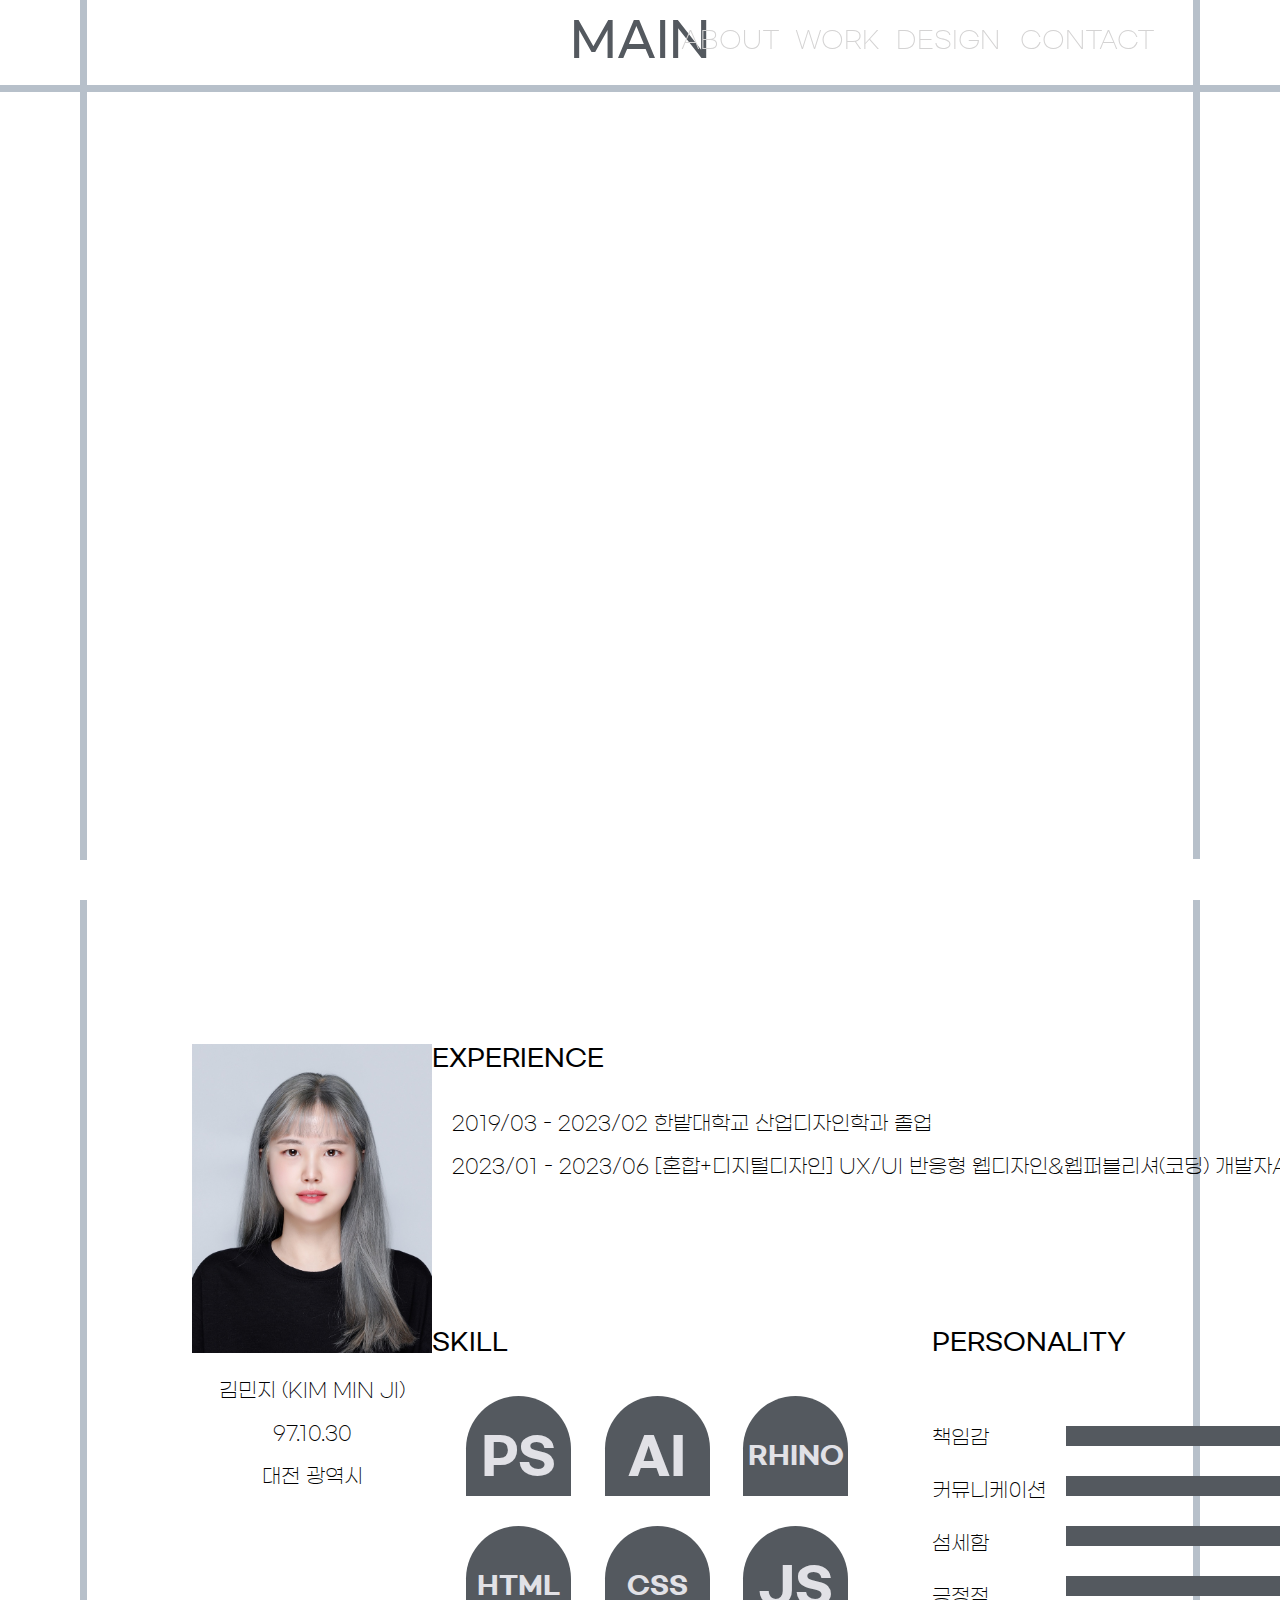
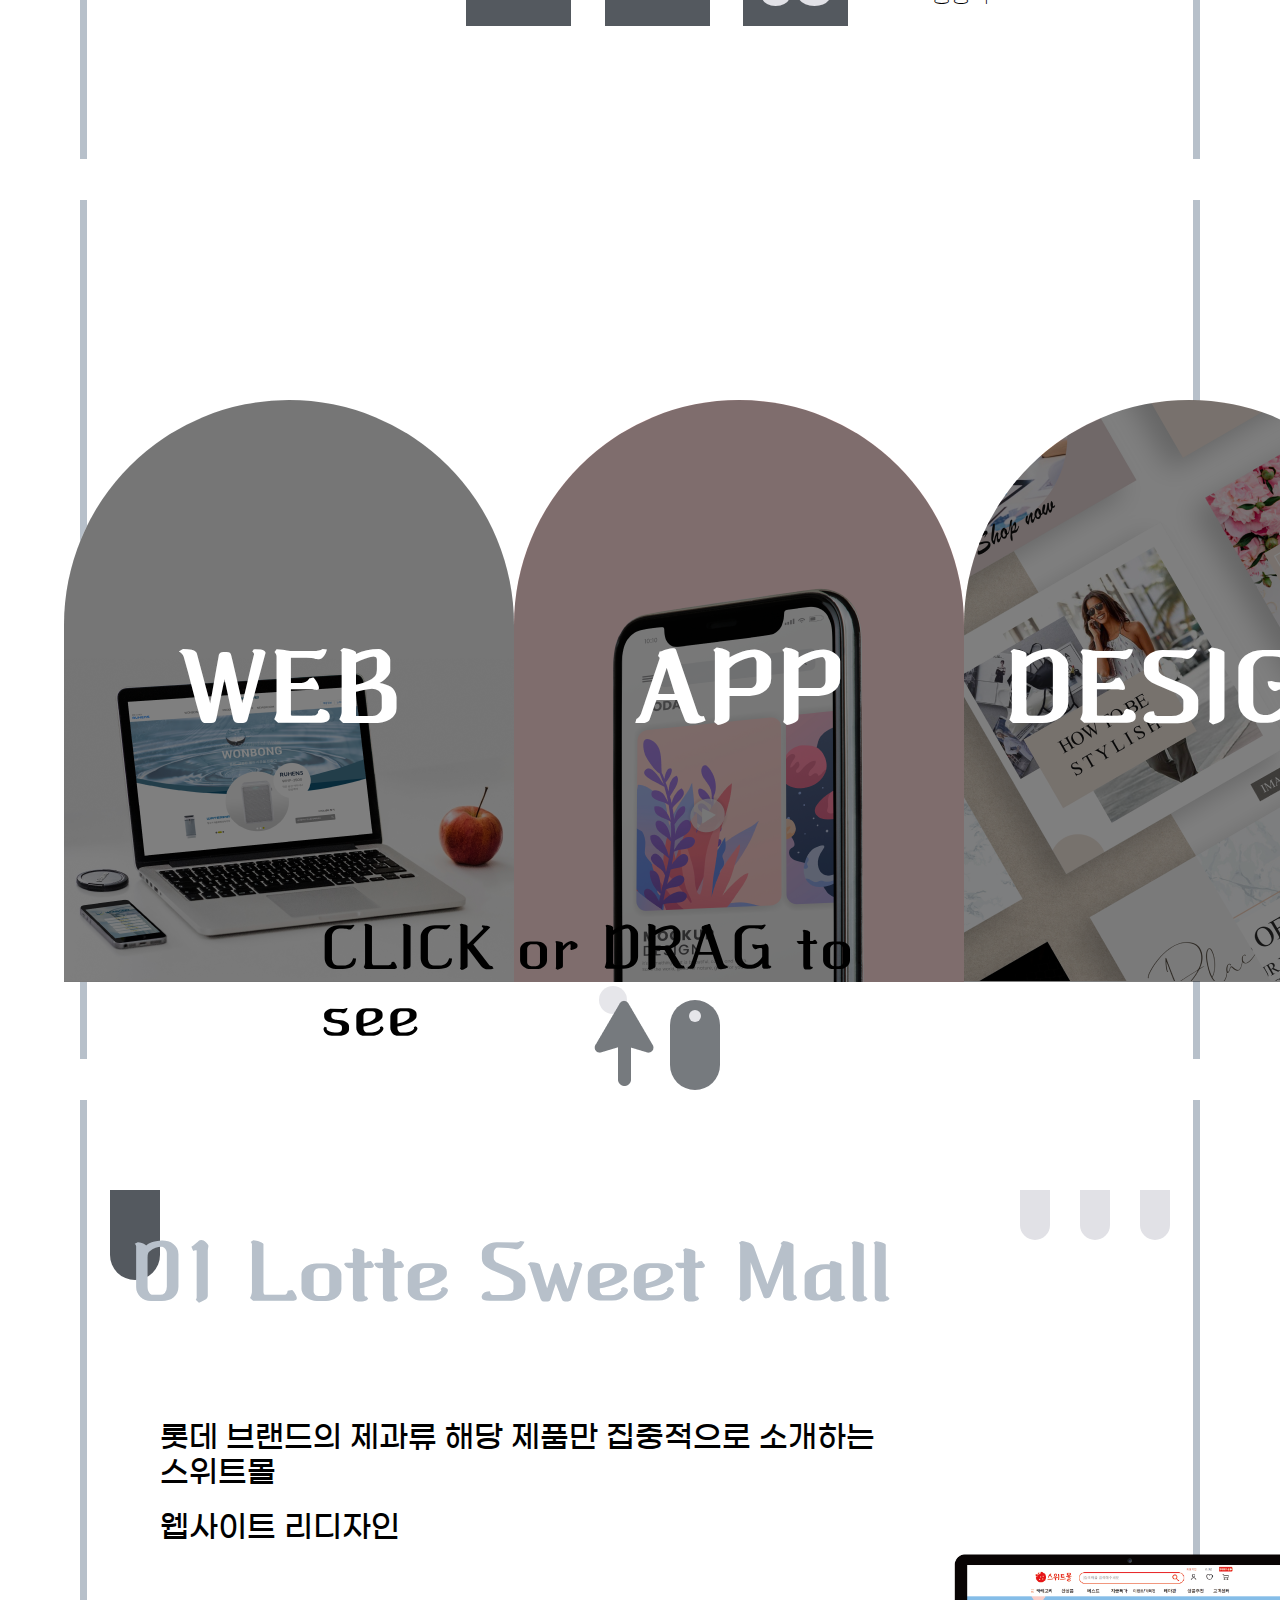
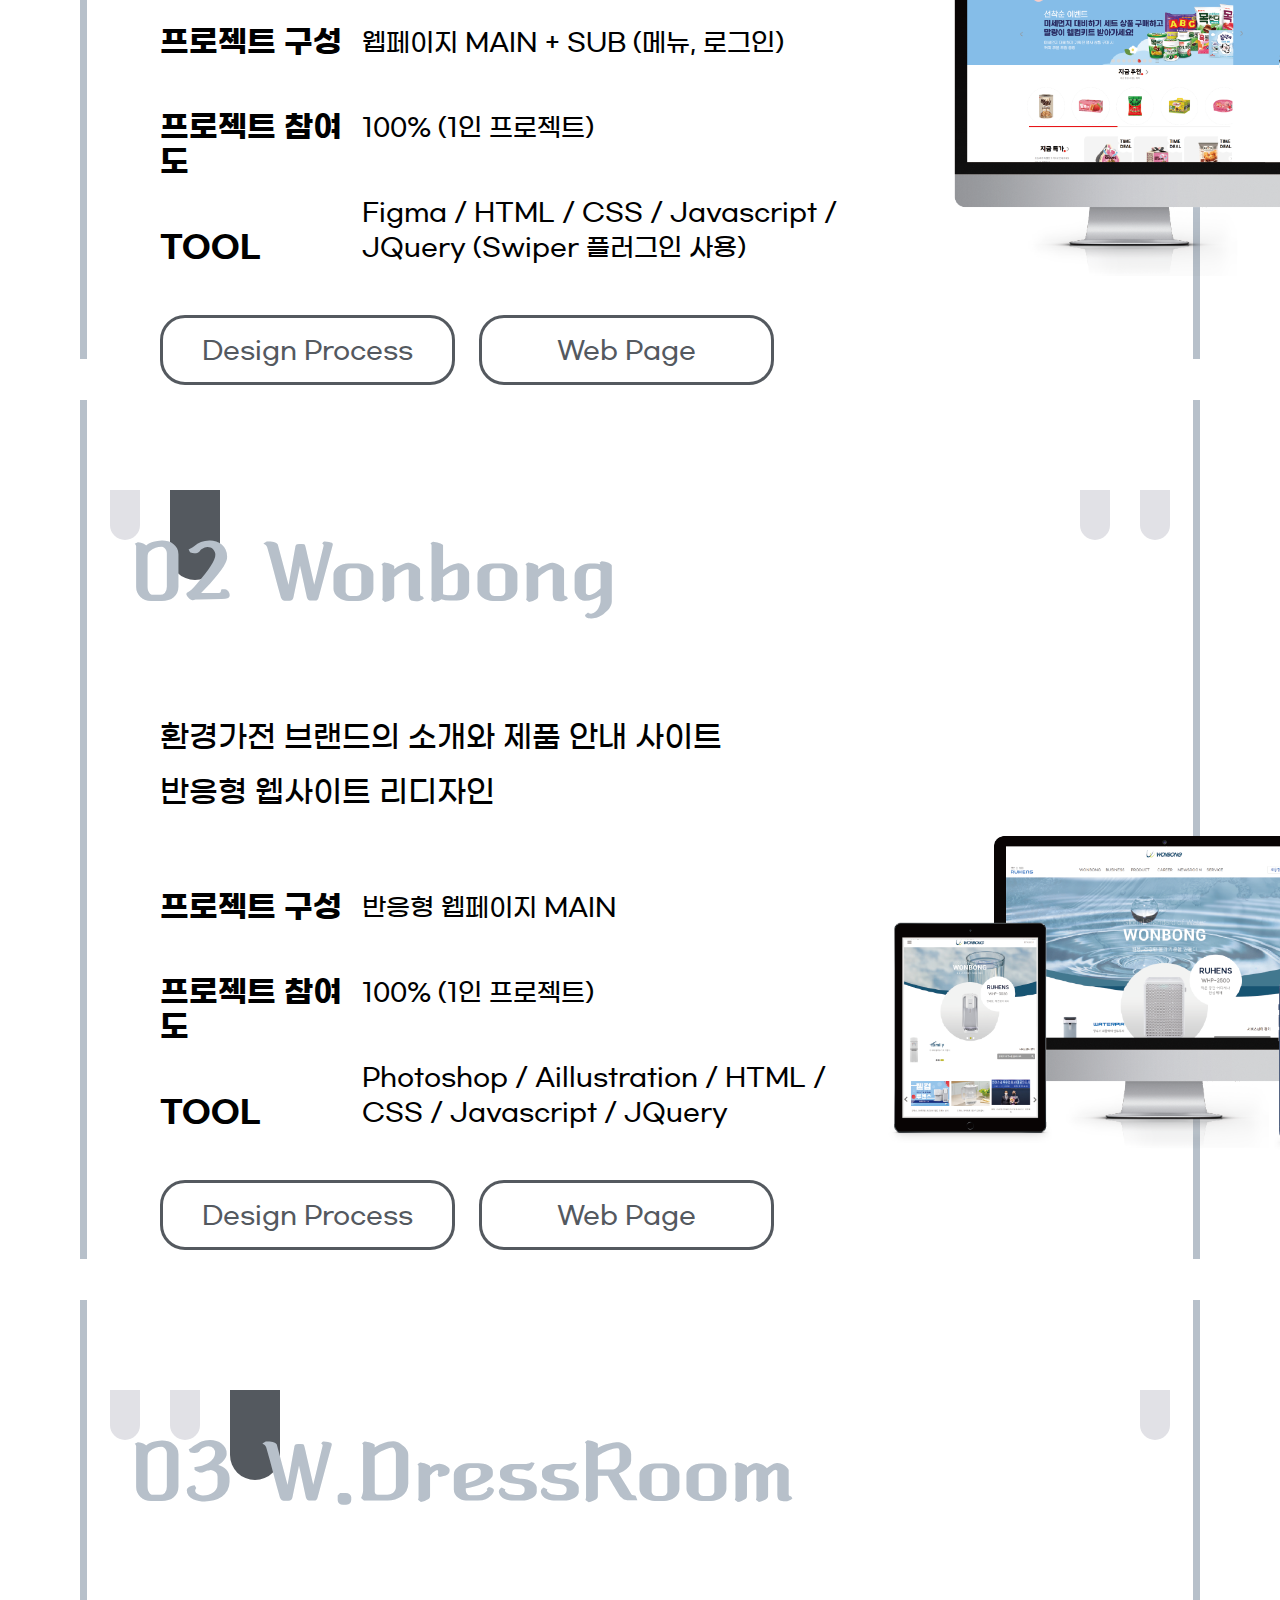
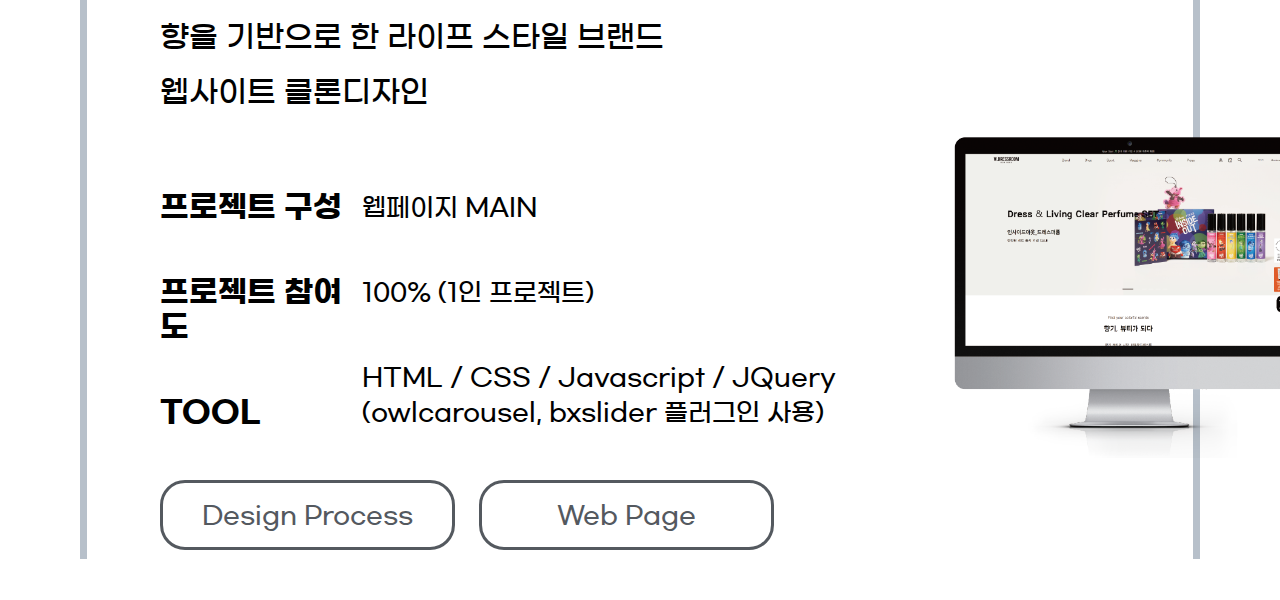
<file: index.html>
<!DOCTYPE html>
<html lang="ko">
  <head>
    <meta charset="UTF-8" />
    <meta http-equiv="X-UA-Compatible" content="IE=edge" />
    <meta name="viewport" content="width=device-width, initial-scale=1.0" />
    <title>Portfolio</title>
    <link rel="stylesheet" href="css/style.css" />
    <script src="js/jquery-3.6.4.min.js"></script>
    <script src="js/jquery-ui.min.js"></script>
    <script src="js/script.js"></script>
  </head>
  <body>
    <header>
      <div class="menu">
        <div><a href="#">MAIN</a></div>
        <div><a href="#">ABOUT</a></div>
        <div><a href="#">WORK</a></div>
        <div><a href="#">DESIGN</a></div>
        <div><a href="#">CONTACT</a></div>
      </div>
    </header>
    <section class="main">
      <div class="lineL"></div>
      <div class="lineR"></div>
      <img src="images/main.png" alt="main" />
      <div class="title">
        <p>MINJI'S</p>
        <p>PORTFOLIO</p>
      </div>
      <div class="text">
        <p>Welcome to my portfolio</p>
        <p>You can see about me and my work & design</p>
      </div>
      <div class="drag">
        <div class="mouse">
          <div class="body"></div>
          <div class="wheel"></div>
        </div>
      </div>
    </section>
    <section class="about">
      <div class="lineL"></div>
      <div class="lineR"></div>
      <div class="box">
        <div class="id">
          <ul>
            <li><img src="images/profile.jpg" alt="profile" /></li>
            <li>김민지 (KIM MIN JI)</li>
            <li>97.10.30</li>
            <li>대전 광역시</li>
          </ul>
        </div>
        <div class="char">
          <div class="exp">
            <p>EXPERIENCE</p>
            <ul>
              <li>2019/03 - 2023/02 한밭대학교 산업디자인학과 졸업</li>
              <li>
                2023/01 - 2023/06 [혼합+디지털디자인] UX/UI 반응형
                웹디자인&웹퍼블리셔(코딩) 개발자A 수료
              </li>
            </ul>
          </div>
          <div class="lic"></div>
          <div class="figure">
            <div class="skill">
              <p>SKILL</p>
              <ul>
                <li>PS</li>
                <li>AI</li>
                <li>RHINO</li>
              </ul>
              <ul>
                <li>HTML</li>
                <li>CSS</li>
                <li>JS</li>
              </ul>
            </div>
            <div class="pers">
              <p>PERSONALITY</p>
              <ul>
                <li>
                  <ul class="text">
                    <li>책임감</li>
                    <li>커뮤니케이션</li>
                    <li>섬세함</li>
                    <li>긍정적</li>
                  </ul>
                </li>
                <li>
                  <ul class="bar">
                    <li></li>
                    <li></li>
                    <li></li>
                    <li></li>
                  </ul>
                </li>
              </ul>
            </div>
          </div>
        </div>
      </div>
    </section>
    <section class="workMenu">
      <div class="lineL"></div>
      <div class="lineR"></div>
      <ul>
        <li>
          <ul class="sub">
            <li>
              <a href="#"><img src="images/web.png" alt="web" /></a>
            </li>
            <li>WEB</li>
          </ul>
        </li>
        <li>
          <ul class="sub">
            <li>
              <a href="#"><img src="images/app.png" alt="app" /></a>
            </li>
            <li>APP</li>
          </ul>
        </li>
        <li>
          <ul class="sub">
            <li>
              <a href="#"><img src="images/design.png" alt="design" /></a>
            </li>
            <li>DESIGN</li>
          </ul>
        </li>
      </ul>
      <p>CLICK or DRAG to see</p>
      <div class="drag">
        <div class="mouse">
          <div class="body"></div>
          <div class="roll"></div>
        </div>
      </div>
      <div class="click">
        <div class="mouse">
          <div class="body"><img src="images/click.png" alt="click" /></div>
          <div class="circle"></div>
        </div>
      </div>
    </section>
    <section class="web work_web1">
      <div class="lineL"></div>
      <div class="lineR"></div>
      <div class="index">
        <div></div>
        <div></div>
        <div></div>
        <div></div>
      </div>
      <p class="title">01 Lotte Sweet Mall</p>
      <div class="info">
        <div class="left">
          <ul class="exp">
            <li>
              롯데 브랜드의 제과류 해당 제품만 집중적으로 소개하는 스위트몰
            </li>
            <li>웹사이트 리디자인</li>
          </ul>
          <div class="content">
            <ul class="title">
              <li>프로젝트 구성</li>
              <li>프로젝트 참여도</li>
              <li>TOOL</li>
            </ul>
            <ul class="sub">
              <li>웹페이지 MAIN + SUB (메뉴, 로그인)</li>
              <li>100% (1인 프로젝트)</li>
              <li>
                <p>
                  Figma / HTML / CSS / Javascript / JQuery (Swiper 플러그인
                  사용)
                </p>
              </li>
            </ul>
          </div>
          <div class="button">
            <button>Design Process</button>
            <button><a href="sweetmall">Web Page</a></button>
          </div>
        </div>
        <img src="images/web1.png" alt="web1" />
      </div>
    </section>
    <section class="web work_web2">
      <div class="lineL"></div>
      <div class="lineR"></div>
      <div class="index">
        <div></div>
        <div></div>
        <div></div>
        <div></div>
      </div>
      <p class="title">02 Wonbong</p>
      <div class="info">
        <div class="left">
          <ul class="exp">
            <li>환경가전 브랜드의 소개와 제품 안내 사이트</li>
            <li>반응형 웹사이트 리디자인</li>
          </ul>
          <div class="content">
            <ul class="title">
              <li>프로젝트 구성</li>
              <li>프로젝트 참여도</li>
              <li>TOOL</li>
            </ul>
            <ul class="sub">
              <li>반응형 웹페이지 MAIN</li>
              <li>100% (1인 프로젝트)</li>
              <li>
                <p>
                  Photoshop / Aillustration / HTML / CSS / Javascript / JQuery
                </p>
              </li>
            </ul>
          </div>
          <div class="button">
            <button>Design Process</button>
            <button><a href="wonbong">Web Page</a></button>
          </div>
        </div>
        <img src="images/web2.png" alt="web2" />
      </div>
    </section>
    <section class="web work_web3">
      <div class="lineL"></div>
      <div class="lineR"></div>
      <div class="index">
        <div></div>
        <div></div>
        <div></div>
        <div></div>
      </div>
      <p class="title">03 W.DressRoom</p>
      <div class="info">
        <div class="left">
          <ul class="exp">
            <li>향을 기반으로 한 라이프 스타일 브랜드</li>
            <li>웹사이트 클론디자인</li>
          </ul>
          <div class="content">
            <ul class="title">
              <li>프로젝트 구성</li>
              <li>프로젝트 참여도</li>
              <li>TOOL</li>
            </ul>
            <ul class="sub">
              <li>웹페이지 MAIN</li>
              <li>100% (1인 프로젝트)</li>
              <li>
                <p>
                  HTML / CSS / Javascript / JQuery (owlcarousel, bxslider
                  플러그인 사용)
                </p>
              </li>
            </ul>
          </div>
          <div class="button">
            <button>Design Process</button>
            <button><a href="wdressroom">Web Page</a></button>
          </div>
        </div>
        <img src="images/web3.png" alt="web3" />
      </div>
    </section>
  </body>
</html>
</file>
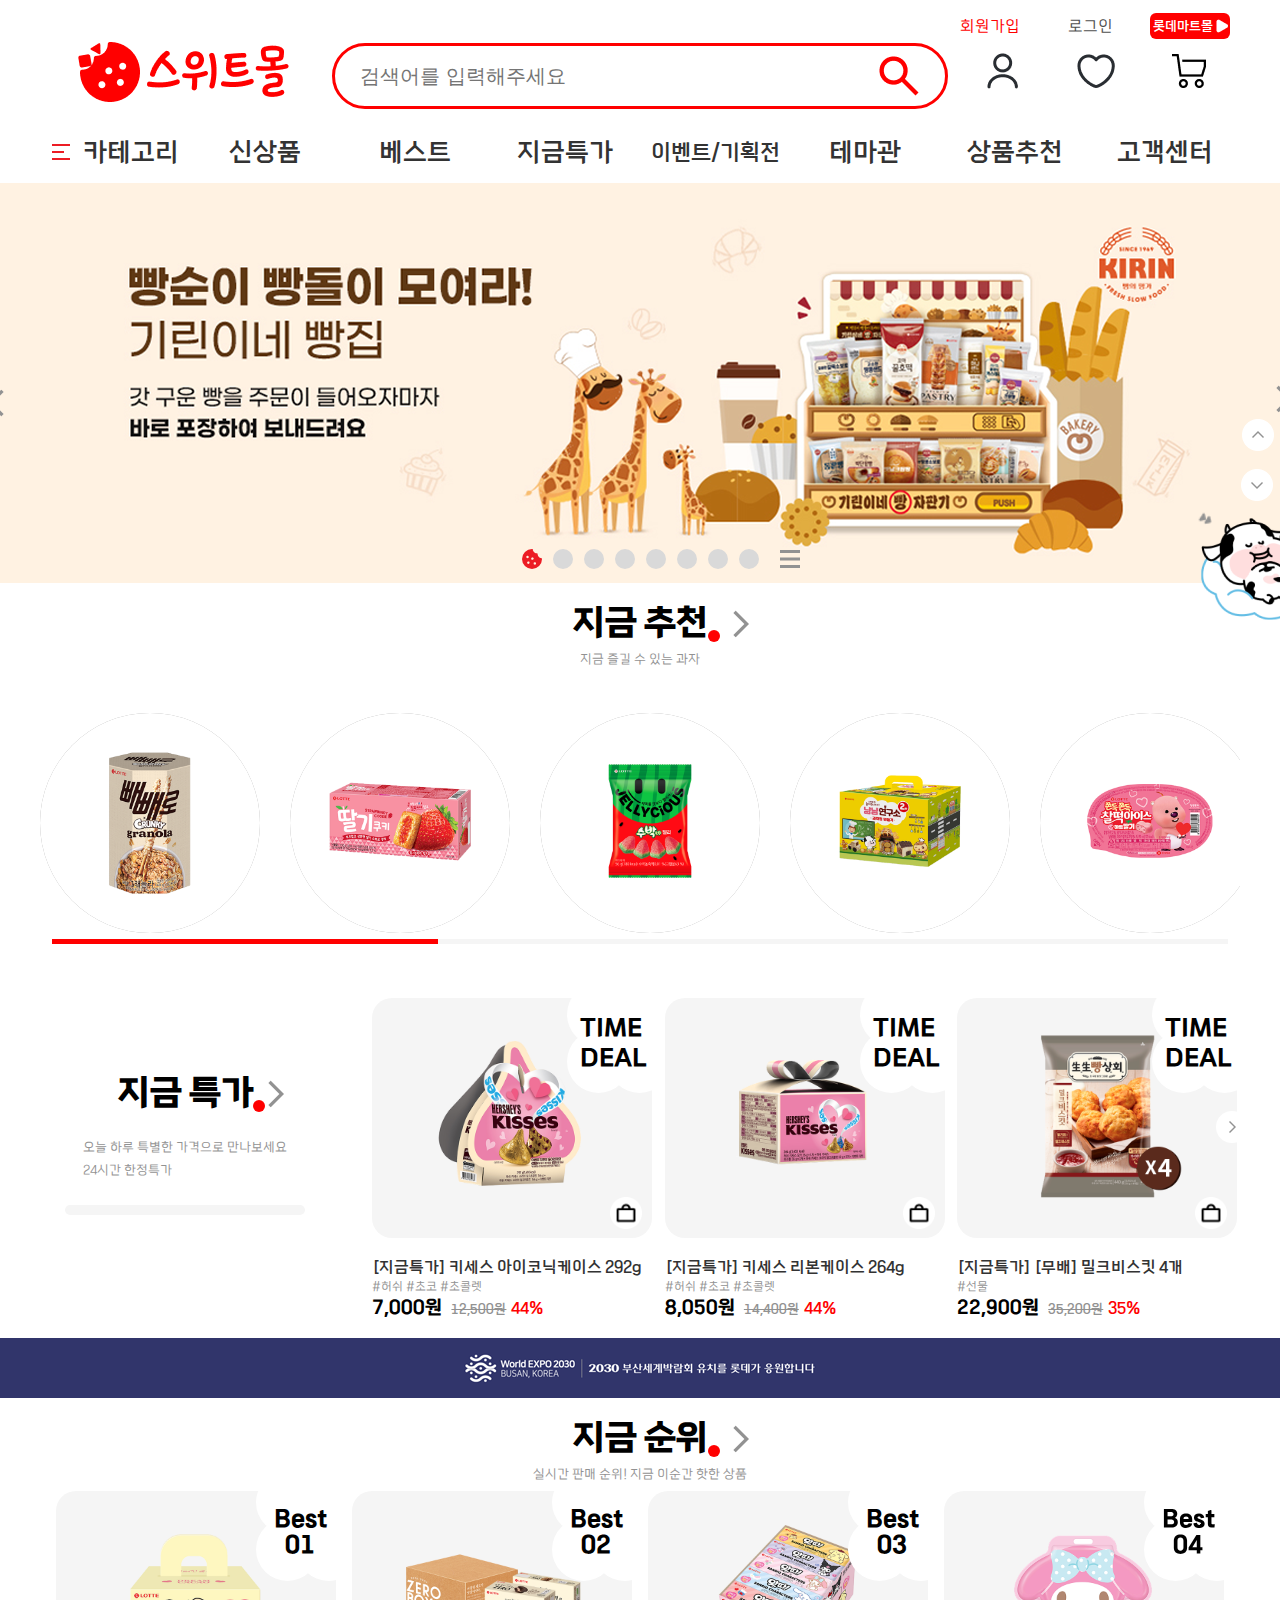
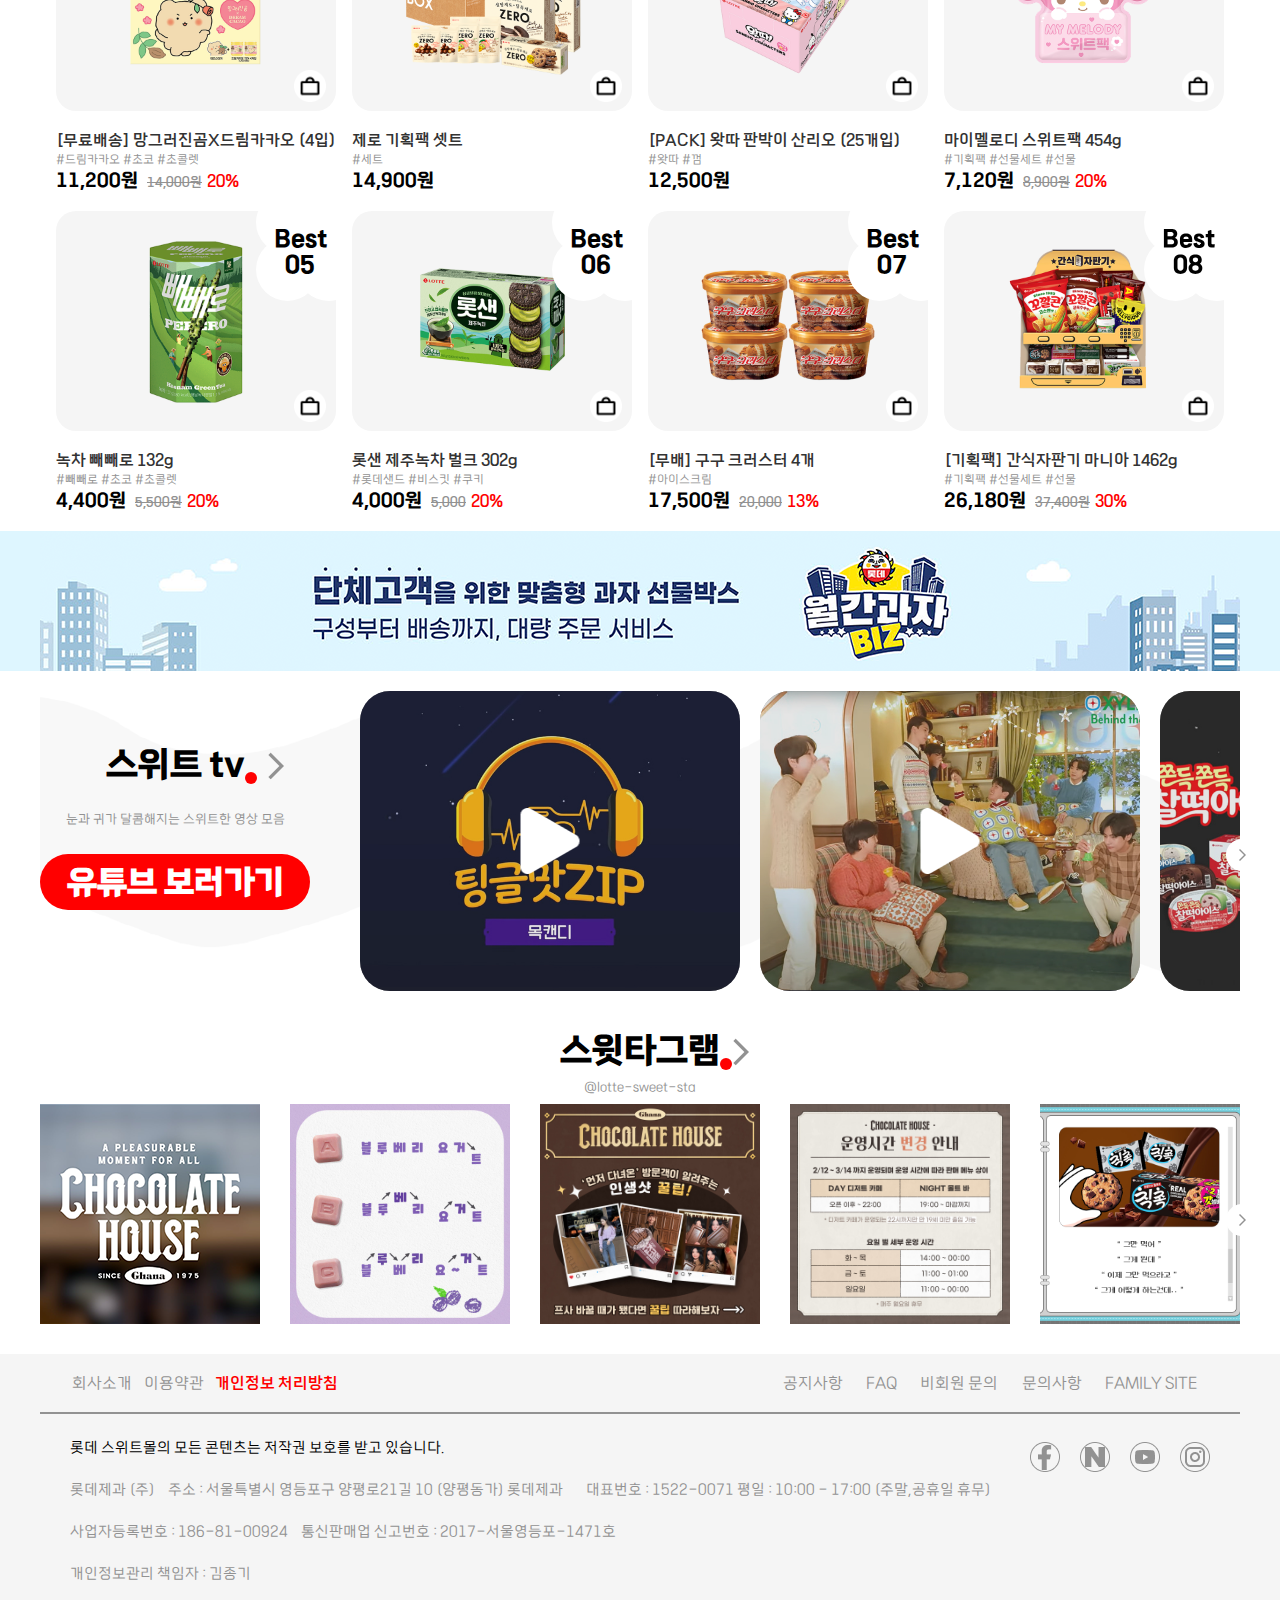
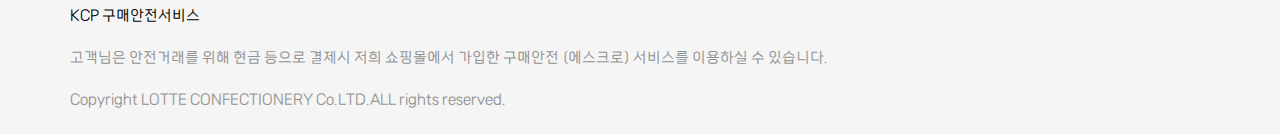
<file: sweetmall/index.html>
<!DOCTYPE html>
<html lang="ko">
  <head>
    <meta charset="UTF-8" />
    <meta http-equiv="X-UA-Compatible" content="IE=edge" />
    <meta name="viewport" content="width=device-width, initial-scale=1.0" />
    <title>Lotte Sweet Mall</title>
    <link rel="stylesheet" href="css/style.css" />
    <link rel="stylesheet" href="css/side.css" />
    <link rel="stylesheet" href="css/recomProd.css" />
    <script src="js/jquery-3.6.4.min.js"></script>
    <script src="js/jquery-ui.min.js"></script>
    <script src="js/Pop.js"></script>
  </head>
  <body>
    <div id="wrap">
      <header>
        <div class="topMenu">
          <ul>
            <li><a href="#">회원가입</a></li>
            <li><a href="login.html">로그인</a></li>
            <li>
              <a href="#"
                >롯데마트몰<img src="images/top_menu.png" alt="martmall"
              /></a>
            </li>
          </ul>
        </div>
        <!--topMenu-->
      </header>
      <div class="topScroll">
        <div class="top">
          <div class="logo">
            <a href="index.html"><img src="images/logo.png" alt="logo" /></a>
          </div>
          <div class="search">
            <input
              type="search"
              placeholder="검색어를 입력해주세요"
              autofocus
            />
            <img src="images/search.png" alt="search" />
          </div>
          <div class="page">
            <ul>
              <li>
                <a href="#"><img src="images/mypage.png" alt="mypage" /></a>
              </li>
              <li>
                <a href="#"><img src="images/hope.png" alt="hope" /></a>
              </li>
              <li>
                <a href="#"><img src="images/cart.png" alt="cart" /></a>
              </li>
            </ul>
          </div>
        </div>
        <!--top-->
        <div class="menu">
          <ul>
            <li>
              <a href="category.html"
                ><img src="images/category.png" alt="category" />카테고리</a
              >
              <ul class="sub">
                <li>스낵</li>
                <li>초콜릿</li>
                <li>캔디/젤리</li>
                <li>비스켓</li>
                <li>시리얼</li>
                <li>아이스크림</li>
                <li>베이커리</li>
                <li>선물세트</li>
              </ul>
            </li>
            <li>
              <a href="#">신상품</a>
              <ul class="sub"></ul>
            </li>
            <li>
              <a href="#">베스트</a>
              <ul class="sub"></ul>
            </li>
            <li>
              <a href="#">지금특가</a>
              <ul class="sub"></ul>
            </li>
            <li>
              <a href="#">이벤트/기획전</a>
              <ul class="sub">
                <li>이벤트</li>
                <li>기획전</li>
                <li>구독서비스</li>
                <li>대량구매</li>
                <li>선물하기</li>
              </ul>
            </li>
            <li>
              <a href="#">테마관</a>
              <ul class="sub">
                <li>브랜드관</li>
                <li>캐릭터관</li>
                <li>스위트tv</li>
                <li>꿀조합레시피</li>
              </ul>
            </li>
            <li>
              <a href="#">상품추천</a>
              <ul class="sub">
                <li>Q.어떤 맛을<br />좋아하세요?</li>
                <li><img src="images/icon_menu.png" alt="recom" /></li>
              </ul>
            </li>
            <li>
              <a href="#">고객센터</a>
              <ul class="sub">
                <li>고객센터</li>
                <li>배송안내</li>
                <li>Q&A</li>
              </ul>
            </li>
          </ul>
        </div>
        <!--menu-->
      </div>
      <!-- topScroll -->
      <div id="slideShow" class="visual">
        <ul class="slides">
          <li><img src="images/visual1.png" alt="visual1" /></li>
          <li><img src="images/visual2.png" alt="visual2" /></li>
          <li><img src="images/visual3.png" alt="visual3" /></li>
          <li><img src="images/visual4.png" alt="visual4" /></li>
          <li><img src="images/visual5.png" alt="visual5" /></li>
          <li><img src="images/visual6.png" alt="visual6" /></li>
          <li><img src="images/visual7.png" alt="visual7" /></li>
          <li><img src="images/visual8.png" alt="visual8" /></li>
        </ul>
        <ul class="controller">
          <li class="prev"><img src="images/move_page.png" alt="prev" /></li>
          <li class="next"><img src="images/move_page.png" alt="next" /></li>
        </ul>
        <ul class="page">
          <li class="dot"></li>
          <li class="dot"></li>
          <li class="dot"></li>
          <li class="dot"></li>
          <li class="dot"></li>
          <li class="dot"></li>
          <li class="dot"></li>
          <li class="dot"></li>
        </ul>
        <div class="listPop"></div>
      </div>
      <!--visual-->
    </div>
    <div class="recom">
      <ul class="title">
        <li>지금 추천</li>
        <li>
          <a href="#"><img src="images/move_page.png" alt="movePage" /></a>
        </li>
        <li>지금 즐길 수 있는 과자</li>
      </ul>
      <div class="recomProd">
        <div
          class="swiper mySwiper swiper-initialized swiper-horizontal swiper-backface-hidden"
        >
          <div
            class="swiper-wrapper"
            id="swiper-wrapper-22109d3a837f667a1"
            aria-live="polite"
            style="
              transition-duration: 0ms;
              transform: translate3d(0px, 0px, 0px);
            "
          >
            <div
              class="swiper-slide"
              role="group"
              aria-label="1/9"
              style="width: 220px; margin-right: 20px"
            >
              <ul class="under">
                <li>
                  <a href="#"
                    ><img src="images/recommand1.png" alt="recommand1"
                  /></a>
                </li>
                <li>
                  <a href="#"
                    ><p>크런키 그래놀라 빼빼로 140g</p>
                    <p>3,150원</p></a
                  >
                </li>
                <li>
                  <a href="#"
                    ><img src="images/recommand1.png" alt="recommand1"
                  /></a>
                </li>
              </ul>
            </div>
            <div
              class="swiper-slide"
              role="group"
              aria-label="2/9"
              style="width: 220px; margin: right 20px"
            >
              <ul class="under">
                <li>
                  <a href="#"
                    ><img src="images/recommand2.png" alt="recomman2"
                  /></a>
                </li>
                <li>
                  <a href="#"
                    ><p>딸기쿠키 230G (N)</p>
                    <p>4,000원</p></a
                  >
                </li>
                <li>
                  <a href="#"
                    ><img src="images/recommand2.png" alt="recommand2"
                  /></a>
                </li>
              </ul>
            </div>
            <div
              class="swiper-slide"
              role="group"
              aria-label="3/9"
              style="width: 220px; margin-right: 20px"
            >
              <ul class="under">
                <li>
                  <a href="#"
                    ><img src="images/recommand3.png" alt="recommand3"
                  /></a>
                </li>
                <li>
                  <a href="#"
                    ><p>수박바 젤리 56g</p>
                    <p>360원</p></a
                  >
                </li>
                <li>
                  <a href="#"
                    ><img src="images/recommand3.png" alt="recommand3"
                  /></a>
                </li>
              </ul>
            </div>
            <div
              class="swiper-slide swiper-slide-prev"
              role="group"
              aria-label="4/9"
              style="width: 220px; margin-right: 20px"
            >
              <ul class="under">
                <li>
                  <a href="#"
                    ><img src="images/recommand4.png" alt="recommand4"
                  /></a>
                </li>
                <li>
                  <a href="#"
                    ><p>냠냠연구소 2탄 과자집만들기</p>
                    <p>14,900원</p></a
                  >
                </li>
                <li>
                  <a href="#"
                    ><img src="images/recommand4.png" alt="recommand4"
                  /></a>
                </li>
              </ul>
            </div>
            <div
              class="swiper-slide swiper-slide-active"
              role="group"
              aria-label="5/9"
              style="width: 220px; margin-right: 20px"
            >
              <ul class="under">
                <li>
                  <a href="#"
                    ><img src="images/recommand5.png" alt="recommand5"
                  /></a>
                </li>
                <li>
                  <a href="#"
                    ><p>찰떡아이스 하트딸기 90ml(잔망루피온팩)</p>
                    <p>1,200원</p></a
                  >
                </li>
                <li>
                  <a href="#"
                    ><img src="images/recommand5.png" alt="recommand5"
                  /></a>
                </li>
              </ul>
            </div>
            <div
              class="swiper-slide swiper-slide-next"
              role="group"
              aria-label="6/9"
              style="width: 220px; margin-right: 20px"
            >
              <ul class="under">
                <li>
                  <a href="#"
                    ><img src="images/recommand6.png" alt="recommand6"
                  /></a>
                </li>
                <li>
                  <a href="#"
                    ><p>
                      [나뚜루][무배] 녹딸바 SET(녹차파인트,딸기컵,바닐라 하드)
                    </p>
                    <p>16,900원</p></a
                  >
                </li>
                <li>
                  <a href="#"
                    ><img src="images/recommand6.png" alt="recommand6"
                  /></a>
                </li>
              </ul>
            </div>
            <div
              class="swiper-slide"
              role="group"
              aria-label="7/9"
              style="width: 220px; margin-right: 20px"
            >
              <ul class="under">
                <li>
                  <a href="#"
                    ><img src="images/recommand7.png" alt="recommand7"
                  /></a>
                </li>
                <li>
                  <a href="#"
                    ><p>키세스 아이코닉케이스 292g</p>
                    <p>7,000원</p></a
                  >
                </li>
                <li>
                  <a href="#"
                    ><img src="images/recommand7.png" alt="recommand7"
                  /></a>
                </li>
              </ul>
            </div>
            <div
              class="swiper-slide"
              role="group"
              aria-label="8/9"
              style="width: 220px; margin-right: 20px"
            >
              <ul class="under">
                <li>
                  <a href="#"
                    ><img src="images/recommand8.png" alt="recommand8"
                  /></a>
                </li>
                <li>
                  <a href="#"
                    ><p>키세스 리본케이스 264g</p>
                    <p>8,050원</p></a
                  >
                </li>
                <li>
                  <a href="#"
                    ><img src="images/recommand8.png" alt="recommand8"
                  /></a>
                </li>
              </ul>
            </div>
            <div
              class="swiper-slide"
              role="group"
              aria-label="9/9"
              style="width: 220px"
            >
              <ul class="under">
                <li>
                  <a href="#"
                    ><img src="images/recommand9.png" alt="recommand9"
                  /></a>
                </li>
                <li>
                  <a href="#"
                    ><p>[무배] 밀크비스킷 4개</p>
                    <p>22,900원</p></a
                  >
                </li>
                <li>
                  <a href="#"
                    ><img src="images/recommand9.png" alt="recommand9"
                  /></a>
                </li>
              </ul>
            </div>
          </div>
          <div class="swiper-scrollbar"></div>
          <div class="swiper-pagination"></div>
        </div>
      </div>
      <!--recomProd-->
      <div class="sale">
        <ul class="saleTitle">
          <li>지금 특가</li>
          <li>
            <a href="#"><img src="images/move_page.png" alt="movePage" /></a>
          </li>
          <li>
            <p>오늘 하루 특별한 가격으로 만나보세요</p>
            <p>24시간 한정특가</p>
          </li>
          <li class="timer"></li>
        </ul>
        <div class="saleBox">
          <ul class="saleProd">
            <li>
              <ul class="prod">
                <li>
                  <a href="#"><img src="images/sale1.png" alt="sale1" /></a>
                </li>
                <li><a href="#">[지금특가] 키세스 아이코닉케이스 292g</a></li>
                <li>#허쉬 #초코 #초콜렛</li>
                <li>
                  7,000원 <span class="salePrice">12,500원</span
                  ><span class="salePersent">44%</span>
                </li>
                <li>
                  <a href="#"
                    ><img src="images/saleCart.png" alt="saleCart"
                  /></a>
                </li>
              </ul>
            </li>
            <li>
              <ul class="prod">
                <li>
                  <a href="#"><img src="images/sale2.png" alt="sale2" /></a>
                </li>
                <li><a href="#">[지금특가] 키세스 리본케이스 264g</a></li>
                <li>#허쉬 #초코 #초콜렛</li>
                <li>
                  8,050원 <span class="salePrice">14,400원</span
                  ><span class="salePersent">44%</span>
                </li>
                <li>
                  <a href="#"
                    ><img src="images/saleCart.png" alt="saleCart"
                  /></a>
                </li>
              </ul>
            </li>
            <li>
              <ul class="prod">
                <li>
                  <a href="#"><img src="images/sale3.png" alt="sale3" /></a>
                </li>
                <li><a href="#">[지금특가] [무배] 밀크비스킷 4개</a></li>
                <li>#선물</li>
                <li>
                  22,900원
                  <span class="salePrice">35,200원</span
                  ><span class="salePersent">35%</span>
                </li>
                <li>
                  <a href="#"
                    ><img src="images/saleCart.png" alt="saleCart"
                  /></a>
                </li>
              </ul>
            </li>
            <li>
              <ul class="prod">
                <li>
                  <a href="#"><img src="images/sale4.png" alt="sale4" /></a>
                </li>
                <li><a href="#">몽쉘 카카오 12입 408G (리뉴얼)</a></li>
                <li>#파이 #달콤한맛 #몽쉘 #생크림</li>
                <li>
                  5,280원 <span class="salePrice">6,600원</span
                  ><span class="salePersent">20%</span>
                </li>
                <li>
                  <a href="#"
                    ><img src="images/saleCart.png" alt="saleCart"
                  /></a>
                </li>
              </ul>
            </li>
            <li>
              <ul class="prod">
                <li>
                  <a href="#"><img src="images/sale5.png" alt="sale5" /></a>
                </li>
                <li><a href="#">몽쉘 오리지널 12입 408G (리뉴얼)</a></li>
                <li>#파이 #달콤한맛 #몽쉘 #생크림</li>
                <li>
                  5,280원 <span class="salePrice">6,600원</span
                  ><span class="salePersent">20%</span>
                </li>
                <li>
                  <a href="#"
                    ><img src="images/saleCart.png" alt="saleCart"
                  /></a>
                </li>
              </ul>
            </li>
            <li>
              <ul class="prod">
                <li>
                  <a href="#"><img src="images/sale6.png" alt="sale6" /></a>
                </li>
                <li>
                  <a href="#">롯데초코파이 오리지널 12입 408G (리뉴얼)</a>
                </li>
                <li>#파이 #달콤한맛 #몽쉘 #초콜렛</li>
                <li>
                  4,320원<span class="salePrice">5,400원</span
                  ><span class="salePersent">20%</span>
                </li>
                <li>
                  <a href="#"
                    ><img src="images/saleCart.png" alt="saleCart"
                  /></a>
                </li>
              </ul>
            </li>
          </ul>
        </div>
        <div class="left">
          <img src="images/move.png" alt="left" />
        </div>
        <div class="right">
          <img src="images/move.png" alt="right" />
        </div>
      </div>
      <!--sale-->
      <div class="banner">
        <div class="banImg">
          <img src="images/banner1.png" alt="banner1" />
        </div>
      </div>
      <!--banner-->
      <div class="rankProd">
        <ul class="rankTitle">
          <li>지금 순위</li>
          <li>
            <a href="#"><img src="images/move_page.png" alt="movePage" /></a>
          </li>
          <li>실시간 판매 순위! 지금 이순간 핫한 상품</li>
        </ul>
        <div class="rankSample">
          <ul class="rankBox">
            <li>
              <ul class="prod">
                <li>
                  <a href="#"><img src="images/rank1.png" alt="rank1" /></a>
                </li>
                <li>
                  <a href="#">[무료배송] 망그러진곰X드림카카오 (4입)</a>
                </li>
                <li>#드림카카오 #초코 #초콜렛</li>
                <li>
                  11,200원 <span class="salePrice">14,000원</span
                  ><span class="salePersent">20%</span>
                </li>
                <li>
                  <a href="#"
                    ><img src="images/saleCart.png" alt="saleCart"
                  /></a>
                </li>
                <li><p>Best 01</p></li>
              </ul>
            </li>
            <li>
              <ul class="prod">
                <li>
                  <a href="#"><img src="images/rank2.png" alt="rank2" /></a>
                </li>
                <li>
                  <a href="#">제로 기획팩 셋트</a>
                </li>
                <li>#세트</li>
                <li>
                  14,900원 <span class="salePrice"></span
                  ><span class="salePersent"></span>
                </li>
                <li>
                  <a href="#"
                    ><img src="images/saleCart.png" alt="saleCart"
                  /></a>
                </li>
                <li><p>Best 02</p></li>
              </ul>
            </li>
            <li>
              <ul class="prod">
                <li>
                  <a href="#"><img src="images/rank3.png" alt="rank3" /></a>
                </li>
                <li>
                  <a href="#">[PACK] 왓따 판박이 산리오 (25개입)</a>
                </li>
                <li>#왓따 #껌</li>
                <li>
                  12,500원 <span class="salePrice"></span
                  ><span class="salePersent"></span>
                </li>
                <li>
                  <a href="#"
                    ><img src="images/saleCart.png" alt="saleCart"
                  /></a>
                </li>
                <li><p>Best 03</p></li>
              </ul>
            </li>
            <li>
              <ul class="prod">
                <li>
                  <a href="#"><img src="images/rank4.png" alt="rank4" /></a>
                </li>
                <li>
                  <a href="#">마이멜로디 스위트팩 454g</a>
                </li>
                <li>#기획팩 #선물세트 #선물</li>
                <li>
                  7,120원 <span class="salePrice">8,900원</span
                  ><span class="salePersent">20%</span>
                </li>
                <li>
                  <a href="#"
                    ><img src="images/saleCart.png" alt="saleCart"
                  /></a>
                </li>
                <li><p>Best 04</p></li>
              </ul>
            </li>
          </ul>
          <ul class="rankBox">
            <li>
              <ul class="prod">
                <li>
                  <a href="#"><img src="images/rank5.png" alt="rank5" /></a>
                </li>
                <li>
                  <a href="#">녹차 빼빼로 132g</a>
                </li>
                <li>#빼빼로 #초코 #초콜렛</li>
                <li>
                  4,400원 <span class="salePrice">5,500원</span
                  ><span class="salePersent">20%</span>
                </li>
                <li>
                  <a href="#"
                    ><img src="images/saleCart.png" alt="saleCart"
                  /></a>
                </li>
                <li><p>Best 05</p></li>
              </ul>
            </li>
            <li>
              <ul class="prod">
                <li>
                  <a href="#"><img src="images/rank6.png" alt="rank6" /></a>
                </li>
                <li>
                  <a href="#">롯샌 제주녹차 벌크 302g</a>
                </li>
                <li>#롯데샌드 #비스킷 #쿠키</li>
                <li>
                  4,000원 <span class="salePrice">5,000</span
                  ><span class="salePersent">20%</span>
                </li>
                <li>
                  <a href="#"
                    ><img src="images/saleCart.png" alt="saleCart"
                  /></a>
                </li>
                <li><p>Best 06</p></li>
              </ul>
            </li>
            <li>
              <ul class="prod">
                <li>
                  <a href="#"><img src="images/rank7.png" alt="rank7" /></a>
                </li>
                <li>
                  <a href="#">[무배] 구구 크러스터 4개</a>
                </li>
                <li>#아이스크림</li>
                <li>
                  17,500원 <span class="salePrice">20,000</span
                  ><span class="salePersent">13%</span>
                </li>
                <li>
                  <a href="#"
                    ><img src="images/saleCart.png" alt="saleCart"
                  /></a>
                </li>
                <li><p>Best 07</p></li>
              </ul>
            </li>
            <li>
              <ul class="prod">
                <li>
                  <a href="#"><img src="images/rank8.png" alt="rank8" /></a>
                </li>
                <li>
                  <a href="#">[기획팩] 간식자판기 마니아 1462g</a>
                </li>
                <li>#기획팩 #선물세트 #선물</li>
                <li>
                  26,180원 <span class="salePrice">37,400원</span
                  ><span class="salePersent">30%</span>
                </li>
                <li>
                  <a href="#"
                    ><img src="images/saleCart.png" alt="saleCart"
                  /></a>
                </li>
                <li><p>Best 08</p></li>
              </ul>
            </li>
          </ul>
        </div>
        <!--rankSample-->
      </div>
      <!--rankProd-->
      <div class="banner2">
        <div class="banImg">
          <img src="images/banner2.png" alt="banner2" />
        </div>
      </div>
      <!--banner2-->
      <div class="sweetTv">
        <ul class="tvTitle">
          <li>스위트 tv</li>
          <li>
            <a href="#"><img src="images/move_page.png" alt="movePage" /></a>
          </li>
          <li>눈과 귀가 달콤해지는 스위트한 영상 모음</li>
          <li><a href="#">유튜브 보러가기</a></li>
        </ul>
        <div class="tvBox">
          <ul class="tvScreen">
            <li>
              <ul class="screen">
                <li><img src="images/tv1.jpg" alt="tv1" /></li>
                <li>
                  <a href="#"><img src="images/play.png" alt="paly" /></a>
                </li>
              </ul>
            </li>
            <li>
              <ul class="screen">
                <li><img src="images/tv2.jpg" alt="tv2" /></li>
                <li>
                  <a href="#"><img src="images/play.png" alt="paly" /></a>
                </li>
              </ul>
            </li>
            <li>
              <ul class="screen">
                <li><img src="images/tv3.jpg" alt="tv3" /></li>
                <li>
                  <a href="#"><img src="images/play.png" alt="paly" /></a>
                </li>
              </ul>
            </li>
            <li>
              <ul class="screen">
                <li><img src="images/tv4.jpg" alt="tv4" /></li>
                <li>
                  <a href="#"><img src="images/play.png" alt="paly" /></a>
                </li>
              </ul>
            </li>
            <li>
              <ul class="screen">
                <li><img src="images/tv5.jpg" alt="tv5" /></li>
                <li>
                  <a href="#"><img src="images/play.png" alt="paly" /></a>
                </li>
              </ul>
            </li>
          </ul>
        </div>
        <div class="tvback">
          <ul class="tvBg">
            <li><img src="images/tv_bg.png" alt="tvBg" /></li>
            <li><img src="images/tv_bg2.png" alt="tvBg2" /></li>
          </ul>
        </div>
        <div class="left">
          <img src="images/move.png" alt="left" />
        </div>
        <div class="right">
          <img src="images/move.png" alt="right" />
        </div>
      </div>
      <!--sweetTv-->
      <div class="insta">
        <ul class="instaTitle">
          <li>스윗타그램</li>
          <li>
            <a href="#"><img src="images/move_page.png" alt="movePage" /></a>
          </li>
          <li>@lotte-sweet-sta</li>
        </ul>
        <div class="board">
          <ul>
            <li>
              <ul class="boardList">
                <li>
                  <a href="#"><img src="images/insta1.png" alt="insta1" /></a>
                </li>
                <li>
                  <a href="#"
                    ><img src="images/heart.png" alt="heart" /><img
                      src="images/bubble.png"
                      alt="bubble"
                  /></a>
                </li>
              </ul>
            </li>
            <li>
              <ul class="boardList">
                <li>
                  <a href="#"><img src="images/insta2.jpg" alt="insta2" /></a>
                </li>
                <li>
                  <a href="#"
                    ><img src="images/heart.png" alt="heart" /><img
                      src="images/bubble.png"
                      alt="bubble"
                  /></a>
                </li>
              </ul>
            </li>
            <li>
              <ul class="boardList">
                <li>
                  <a href="#"><img src="images/insta3.jpg" alt="insta3" /></a>
                </li>
                <li>
                  <a href="#"
                    ><img src="images/heart.png" alt="heart" /><img
                      src="images/bubble.png"
                      alt="bubble"
                  /></a>
                </li>
              </ul>
            </li>
            <li>
              <ul class="boardList">
                <li>
                  <a href="#"><img src="images/insta4.jpg" alt="insta4" /></a>
                </li>
                <li>
                  <a href="#"
                    ><img src="images/heart.png" alt="heart" /><img
                      src="images/bubble.png"
                      alt="bubble"
                  /></a>
                </li>
              </ul>
            </li>
            <li>
              <ul class="boardList">
                <li>
                  <a href="#"><img src="images/insta5.jpg" alt="insta5" /></a>
                </li>
                <li>
                  <a href="#"
                    ><img src="images/heart.png" alt="heart" /><img
                      src="images/bubble.png"
                      alt="bubble"
                  /></a>
                </li>
              </ul>
            </li>
            <li>
              <ul class="boardList">
                <li>
                  <a href="#"><img src="images/insta6.jpg" alt="insta6" /></a>
                </li>
                <li>
                  <a href="#"
                    ><img src="images/heart.png" alt="heart" /><img
                      src="images/bubble.png"
                      alt="bubble"
                  /></a>
                </li>
              </ul>
            </li>
            <li>
              <ul class="boardList">
                <li>
                  <a href="#"><img src="images/insta7.jpg" alt="insta7" /></a>
                </li>
                <li>
                  <a href="#"
                    ><img src="images/heart.png" alt="heart" /><img
                      src="images/bubble.png"
                      alt="bubble"
                  /></a>
                </li>
              </ul>
            </li>
          </ul>
        </div>
        <div class="left">
          <img src="images/move.png" alt="left" />
        </div>
        <div class="right">
          <img src="images/move.png" alt="right" />
        </div>
      </div>
      <!--insta-->
      <footer>
        <div class="footMenu">
          <div class="footList">
            <ul class="left">
              <li><a href="#">회사소개</a></li>
              <li><a href="#">이용약관</a></li>
              <li><a href="#">개인정보 처리방침</a></li>
            </ul>
            <ul class="right">
              <li><a href="#">공지사항</a></li>
              <li><a href="#">FAQ</a></li>
              <li><a href="#">비회원 문의</a></li>
              <li><a href="#">문의사항</a></li>
              <li><a href="#">FAMILY SITE</a></li>
            </ul>
          </div>
          <!-- footList -->
          <div class="footUnder">
            <div class="text">
              <ul>
                <li class="bold">
                  롯데 스위트몰의 모든 콘텐츠는 저작권 보호를 받고 있습니다.
                </li>
                <li class="light">
                  <ul>
                    <li>
                      롯데제과 (주)
                      <span
                        >주소 : 서울특별시 영등포구 양평로21길 10 (양평동가)
                        롯데제과</span
                      >
                      <span
                        >대표번호 : 1522-0071 평일 : 10:00 - 17:00 (주말,공휴일
                        휴무)</span
                      >
                    </li>
                    <li>
                      사업자등록번호 : 186-81-00924
                      <span>통신판매업 신고번호 : 2017-서울영등포-1471호</span>
                    </li>
                    <li>개인정보관리 책임자 : 김종기</li>
                  </ul>
                </li>
                <li class="bold">KCP 구매안전서비스</li>
                <li class="light">
                  고객님은 안전거래를 위해 현금 등으로 결제시 저희 쇼핑몰에서
                  가입한 구매안전 (에스크로) 서비스를 이용하실 수 있습니다.
                </li>
                <li class="light">
                  Copyright LOTTE CONFECTIONERY Co.LTD.ALL rights reserved.
                </li>
              </ul>
            </div>
            <!-- text -->
            <div class="sns">
              <ul>
                <li>
                  <a href="#"
                    ><img src="images/facebook.png" alt="facebook"
                  /></a>
                </li>
                <li>
                  <a href="#"><img src="images/naver.png" alt="naver" /></a>
                </li>
                <li>
                  <a href="#"><img src="images/youtube.png" alt="youtube" /></a>
                </li>
                <li>
                  <a href="#"
                    ><img src="images/instagram.png" alt="instagram"
                  /></a>
                </li>
              </ul>
            </div>
          </div>
        </div>
      </footer>
    </div>
    <!--wrap : 100vw-->
    <div class="popup">
      <ul>
        <li>
          <ul class="scroll">
            <li>
              <a href="#"><img src="images/move.png" alt="up" /></a>
            </li>
            <li>
              <a href="#"><img src="images/move.png" alt="down" /></a>
            </li>
          </ul>
        </li>
        <li>
          <ul class="up">
            <li>
              <a href="#"><img src="images/icon_popup.png" alt="popup" /></a>
            </li>
            <li>
              <a href="#"><img src="images/icon_popup2.png" alt="popup2" /></a>
            </li>
            <li><img src="images/popup_ani.png" alt="popup_ani" /></li>
          </ul>
        </li>
      </ul>
    </div>
    <!--side popup-->
    <div class="visualPop">
      <div class="boxPop">
        <div class="close">
          <img src="images/close.png" alt="close" />
        </div>
        <div class="pop">
          <div><img src="images/visual1.png" alt="visual1" /></div>
          <div><img src="images/visual2.png" alt="visual2" /></div>
          <div><img src="images/visual3.png" alt="visual3" /></div>
          <div><img src="images/visual4.png" alt="visual4" /></div>
          <div><img src="images/visual5.png" alt="visual5" /></div>
          <div><img src="images/visual6.png" alt="visual6" /></div>
          <div><img src="images/visual7.png" alt="visual7" /></div>
          <div><img src="images/visual8.png" alt="visual8" /></div>
        </div>
      </div>
    </div>
    <script src="js/slide2.js"></script>
    <!--slide javascript-->
    <div class="side">
      <div class="rank">
        <ul class="name">
          <li><a href="#">지금 추천</a></li>
          <li><img src="images/next.png" alt="next" /></li>
        </ul>
        <div class="sample">
          <div
            class="swiper mySwiper swiper-initialized swiper-horizontal swiper-backface-hidden"
          >
            <div
              class="swiper-wrapper"
              id="swiper-wrapper-86296b3bbe45d44f"
              aria-live="polite"
            >
              <div
                class="swiper-slide swiper-slide-active"
                role="group"
                aria-label="1/9"
                style="width: 160px"
              >
                <div class="box">
                  <img src="images/recommand1.png" alt="recom1" />
                </div>
              </div>
              <div
                class="swiper-slide swiper-slide-next"
                role="group"
                aria-label="2/9"
                style="width: 160px"
              >
                <div class="box">
                  <img src="images/recommand2.png" alt="recom2" />
                </div>
              </div>
              <div
                class="swiper-slide"
                role="group"
                aria-label="3/9"
                style="width: 160px"
              >
                <div class="box">
                  <img src="images/recommand3.png" alt="recom3" />
                </div>
              </div>
              <div
                class="swiper-slide"
                role="group"
                aria-label="4/9"
                style="width: 160px"
              >
                <div class="box">
                  <img src="images/recommand4.png" alt="recom4" />
                </div>
              </div>
              <div
                class="swiper-slide"
                role="group"
                aria-label="5/9"
                style="width: 160px"
              >
                <div class="box">
                  <img src="images/recommand5.png" alt="recom5" />
                </div>
              </div>
              <div
                class="swiper-slide"
                role="group"
                aria-label="6/9"
                style="width: 160px"
              >
                <div class="box">
                  <img src="images/recommand6.png" alt="recom6" />
                </div>
              </div>
            </div>
            <div
              class="swiper-pagination swiper-pagination-progressbar swiper-pagination-horizontal"
            >
              <span
                class="swiper-pagination-progressbar-fill"
                style="
                  transform: translate3d(0px, 0px, 0px) scaleX(0.111111)
                    scaleY(1);
                  transition-duration: 300ms;
                "
              ></span>
            </div>
            <span
              class="swiper-notification"
              aria-live="assertive"
              aria-atomic="true"
            ></span>
          </div>
          <!--swiper-->
        </div>
        <!--sample-->
      </div>
      <!--rank-->
      <div class="rank">
        <ul class="name">
          <li><a href="#">지금 순위</a></li>
          <li><img src="images/next.png" alt="next" /></li>
        </ul>
        <div class="sample">
          <div
            class="swiper mySwiper swiper-initialized swiper-horizontal swiper-backface-hidden"
          >
            <div
              class="swiper-wrapper"
              id="swiper-wrapper-86296b3bbe45d44f"
              aria-live="polite"
            >
              <div
                class="swiper-slide swiper-slide-active"
                role="group"
                aria-label="1/9"
                style="width: 160px"
              >
                <div class="box">
                  <img src="images/rank1.png" alt="rank1" />
                </div>
              </div>
              <div
                class="swiper-slide swiper-slide-next"
                role="group"
                aria-label="2/9"
                style="width: 160px"
              >
                <div class="box">
                  <img src="images/rank2.png" alt="rank2" />
                </div>
              </div>
              <div
                class="swiper-slide"
                role="group"
                aria-label="3/9"
                style="width: 160px"
              >
                <div class="box">
                  <img src="images/rank3.png" alt="rank3" />
                </div>
              </div>
              <div
                class="swiper-slide"
                role="group"
                aria-label="4/9"
                style="width: 160px"
              >
                <div class="box">
                  <img src="images/rank4.png" alt="rank4" />
                </div>
              </div>
              <div
                class="swiper-slide"
                role="group"
                aria-label="5/9"
                style="width: 160px"
              >
                <div class="box">
                  <img src="images/rank5.png" alt="rank5" />
                </div>
              </div>
              <div
                class="swiper-slide"
                role="group"
                aria-label="6/9"
                style="width: 160px"
              >
                <div class="box">
                  <img src="images/rank6.png" alt="rank6" />
                </div>
              </div>
            </div>
            <div
              class="swiper-pagination swiper-pagination-progressbar swiper-pagination-horizontal"
            >
              <span
                class="swiper-pagination-progressbar-fill"
                style="
                  transform: translate3d(0px, 0px, 0px) scaleX(0.111111)
                    scaleY(1);
                  transition-duration: 300ms;
                "
              ></span>
            </div>
            <span
              class="swiper-notification"
              aria-live="assertive"
              aria-atomic="true"
            ></span>
          </div>
          <!--swiper-->
        </div>
        <!--sample-->
      </div>
      <!--rank-->
      <div class="prod">
        <ul class="name">
          <li><a href="#">상품 추천</a></li>
          <li><img src="images/next.png" alt="next" /></li>
        </ul>
        <ul class="bubble">
          <li><img src="images/racBubble.png" alt="racBubble" /></li>
          <li><img src="images/icon_menu.png" alt="icon_menu" /></li>
        </ul>
      </div>
      <!--prod-->
      <div class="character">
        <ul class="name">
          <li><a href="#">캐릭터관</a></li>
          <li><img src="images/next.png" alt="next" /></li>
        </ul>
      </div>
      <!--character-->
      <div class="recipe">
        <ul class="name">
          <li><a href="#">꿀조함레시피</a></li>
          <li><img src="images/next.png" alt="next" /></li>
        </ul>
      </div>
      <!--recipe-->
      <div class="monthly">
        <ul>
          <li><img src="images/monthly.png" alt="monthly" /></li>
          <li><a href="#">월간 구독</a></li>
          <li><img src="images/next.png" alt="next" /></li>
        </ul>
      </div>
      <!--monthly-->
      <div class="foodmall">
        <ul>
          <li>
            <a href="#">푸드몰<br />바로가기</a>
          </li>
          <li><img src="images/next.png" alt="next" /></li>
        </ul>
        <div><img src="images/foodmall.png" alt="foodmall" /></div>
      </div>
    </div>
    <!--side-->
    <!-- side javascript -->
    <script src="js/Popup.js"></script>
    <script src="js/swiper.js"></script>
  </body>
</html>
</file>
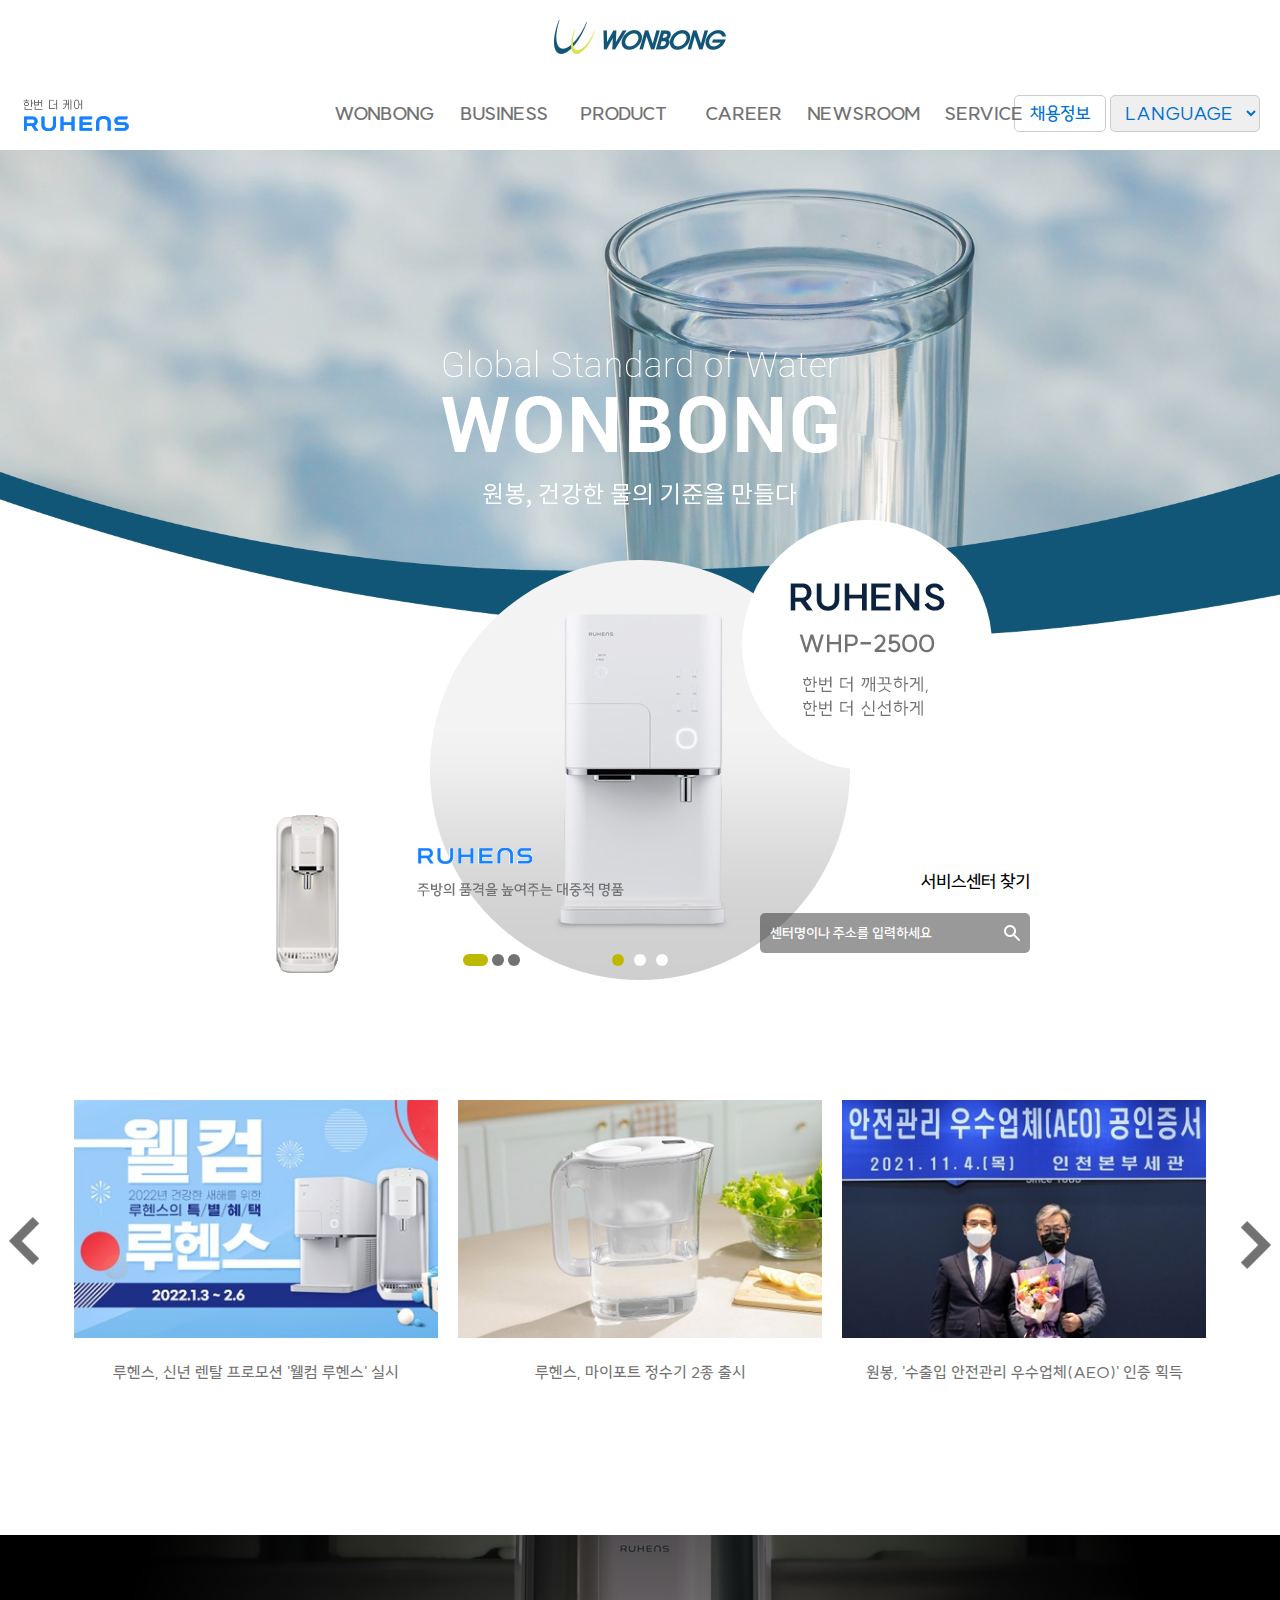
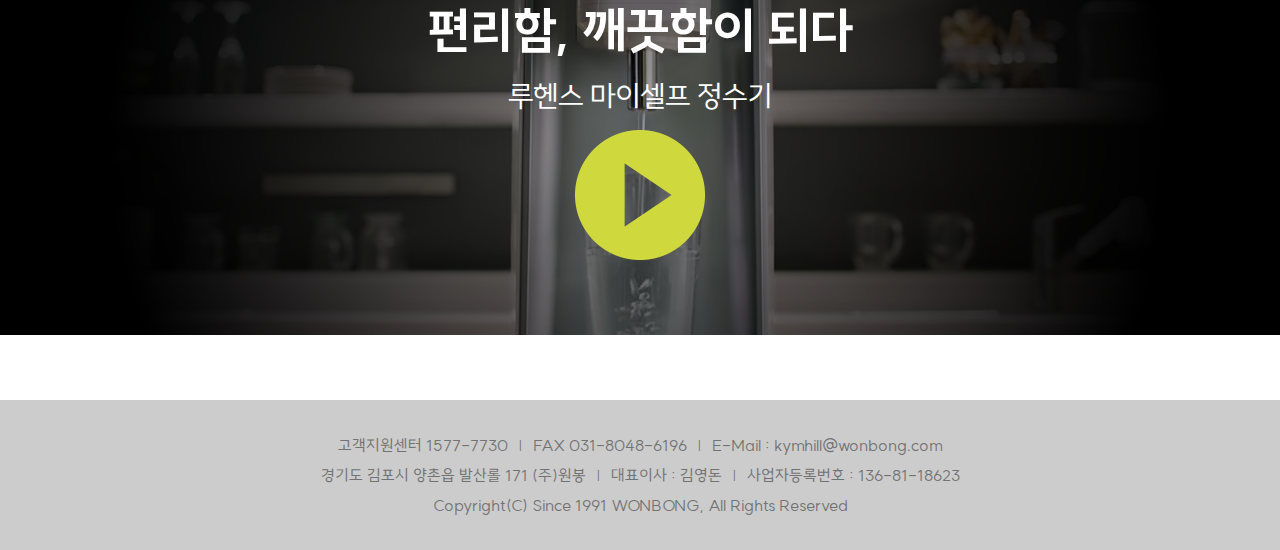
<file: wonbong/index.html>
<!DOCTYPE html>
<html lang="ko">
  <head>
    <meta charset="UTF-8" />
    <meta http-equiv="X-UA-Compatible" content="IE=edge" />
    <meta name="viewport" content="width=device-width, initial-scale=1.0" />
    <title>WONBONG</title>
    <link rel="stylesheet" href="css/all.css" />
    <link rel="stylesheet" href="css/style.css" />
    <script src="js/jquery-3.6.4.min.js"></script>
    <script src="js/jquery-ui.min.js"></script>
    <script src="js/script.js"></script>
  </head>
  <body>
    <div id="wrap">
      <header>
        <div class="logo"><img src="images/logo.png" alt="logo" /></div>
        <div class="scroll">
          <div class="project">
            <img src="images/brand_logo.png" alt="brandLogo" />
          </div>
          <div class="menu">
            <ul>
              <li>
                WONBONG
                <ul class="sub">
                  <li>기업소개</li>
                  <li>비전&가치</li>
                  <li>CEO인사말</li>
                  <li>수상기록</li>
                  <li>연혁</li>
                  <li>CI/BI</li>
                </ul>
              </li>
              <li>
                BUSINESS
                <ul class="sub">
                  <li>사업분야</li>
                  <li>경쟁력</li>
                  <li>환경방침</li>
                  <li>연구소</li>
                </ul>
              </li>
              <li>
                PRODUCT
                <ul class="sub">
                  <li>RUHENS</li>
                  <li>WATERPIA</li>
                  <li>FAMILY</li>
                </ul>
              </li>
              <li>
                CAREER
                <ul class="sub">
                  <li>인재채용</li>
                  <li>오시는길</li>
                </ul>
              </li>
              <li>
                NEWSROOM
                <ul class="sub">
                  <li>뉴스센터</li>
                  <li>홍보동영상</li>
                  <li>지면광고</li>
                  <li>인쇄광고</li>
                </ul>
              </li>
              <li>
                SERVICE
                <ul class="sub">
                  <li>자주하는질문</li>
                  <li>서비스센터 찾기</li>
                  <li>사용설명서</li>
                </ul>
              </li>
            </ul>
          </div>
          <div class="info">
            <button>채용정보</button>
            <select name="Language">
              <option value="default">LANGUAGE</option>
              <option value="ko">KOREAN</option>
              <option value="eng">ENGLISH</option>
            </select>
            <p>ENGLISH</p>
          </div>
        </div>
        <div class="menuBg"></div>
      </header>
      <nav>
        <div class="visual">
          <ul class="slide">
            <li><img src="images/visual1.png" alt="visual1" /></li>
            <li><img src="images/visual2.png" alt="visual2" /></li>
            <li><img src="images/visual3.png" alt="visual3" /></li>
          </ul>
          <div class="txt">
            <img src="images/visual_txt.png" alt="visualTxt" />
          </div>
        </div>
        <div class="prod">
          <div class="pic"><img src="images/main1.jpg" alt="main1" /></div>
          <ul class="prodPic">
            <li><a href="images/main1.jpg"></a></li>
            <li><a href="images/main2.jpg"></a></li>
            <li><a href="images/main3.jpg"></a></li>
          </ul>
          <div class="text">
            <img src="images/prod_txt1.png" alt="prodTxt1" />
          </div>
          <ul class="prodTxt">
            <li><a href="images/prod_txt1.png"></a></li>
            <li><a href="images/prod_txt2.png"></a></li>
            <li><a href="images/prod_txt3.png"></a></li>
          </ul>
        </div>
        <div class="projProd">
          <div class="subPic"><img src="images/sub1.png" alt="sub1" /></div>
          <ul class="subBtn">
            <li><a href="images/sub1.png"></a></li>
            <li><a href="images/sub2.png"></a></li>
            <li><a href="images/sub3.png"></a></li>
          </ul>
        </div>
        <div class="center">
          <p>서비스센터 찾기</p>
          <input type="text" placeholder="센터명이나 주소를 입력하세요" />
          <img src="images/search.png" alt="" />
        </div>
        <div class="banner">
          <div class="ban">
            <ul>
              <li>
                <ul class="banList">
                  <li><img src="images/banner1.jpg" alt="banner1" /></li>
                  <li>루헨스, 신년 렌탈 프로모션 '웰컴 루헨스' 실시</li>
                </ul>
              </li>
              <li>
                <ul class="banList">
                  <li><img src="images/banner2.jpg" alt="banner2" /></li>
                  <li>루헨스, 마이포트 정수기 2종 출시</li>
                </ul>
              </li>
              <li>
                <ul class="banList">
                  <li><img src="images/banner3.jpg" alt="banner3" /></li>
                  <li>원봉, '수출입 안전관리 우수업체(AEO)' 인증 획득</li>
                </ul>
              </li>
              <li>
                <ul class="banList">
                  <li><img src="images/banner4.jpg" alt="banner4" /></li>
                  <li>루헨스, '라이트 샤워호스' 출시</li>
                </ul>
              </li>
              <li>
                <ul class="banList">
                  <li><img src="images/banner5.jpg" alt="banner5" /></li>
                  <li>루헨스, 수전 전용 라이프 필터 누적판매 20만개 돌파</li>
                </ul>
              </li>
              <li>
                <ul class="banList">
                  <li><img src="images/banner6.jpg" alt="banner6" /></li>
                  <li>루헨스, 수전용 라이프 필터 누적 판매량 50만개 돌파</li>
                </ul>
              </li>
            </ul>
          </div>
          <ul class="controll">
            <li class="prev"><img src="images/arrow.png" alt="arrow" /></li>
            <li class="next"><img src="images/arrow.png" alt="arrow" /></li>
          </ul>
        </div>
        <div class="content">
          <img src="images/content.png" alt="content" />
          <ul>
            <li>편리함, 깨끗함이 되다</li>
            <li>루헨스 마이셀프 정수기</li>
            <li><img src="images/btn_play.png" alt="play" /></li>
          </ul>
        </div>
      </nav>
      <footer>
        <div class="explain">
          <div class="line">
            <p>고객지원센터 1577-7730</p>
            <p>FAX 031-8048-6196</p>
            <p>E-Mail : kymhill@wonbong.com</p>
          </div>
          <div class="line">
            <p>경기도 김포시 양촌읍 발산롤 171 (주)원봉</p>
            <p>대표이사 : 김영돈</p>
            <p>사업자등록번호 : 136-81-18623</p>
          </div>
          <div class="line">
            <p>Copyright(C) Since 1991 WONBONG, All Rights Reserved</p>
          </div>
        </div>
      </footer>
    </div>
    <div id="mobile">
      <div class="mobileLogo"><img src="images/logo.png" alt="logo" /></div>
      <ul class="menu">
        <li>WONBONG</li>
        <li>BUSINESS</li>
        <li>PRODUCT</li>
        <li>CAREER</li>
        <li>NEWSROOM</li>
        <li>SERVICE</li>
      </ul>
    </div>
  </body>
</html>
</file>
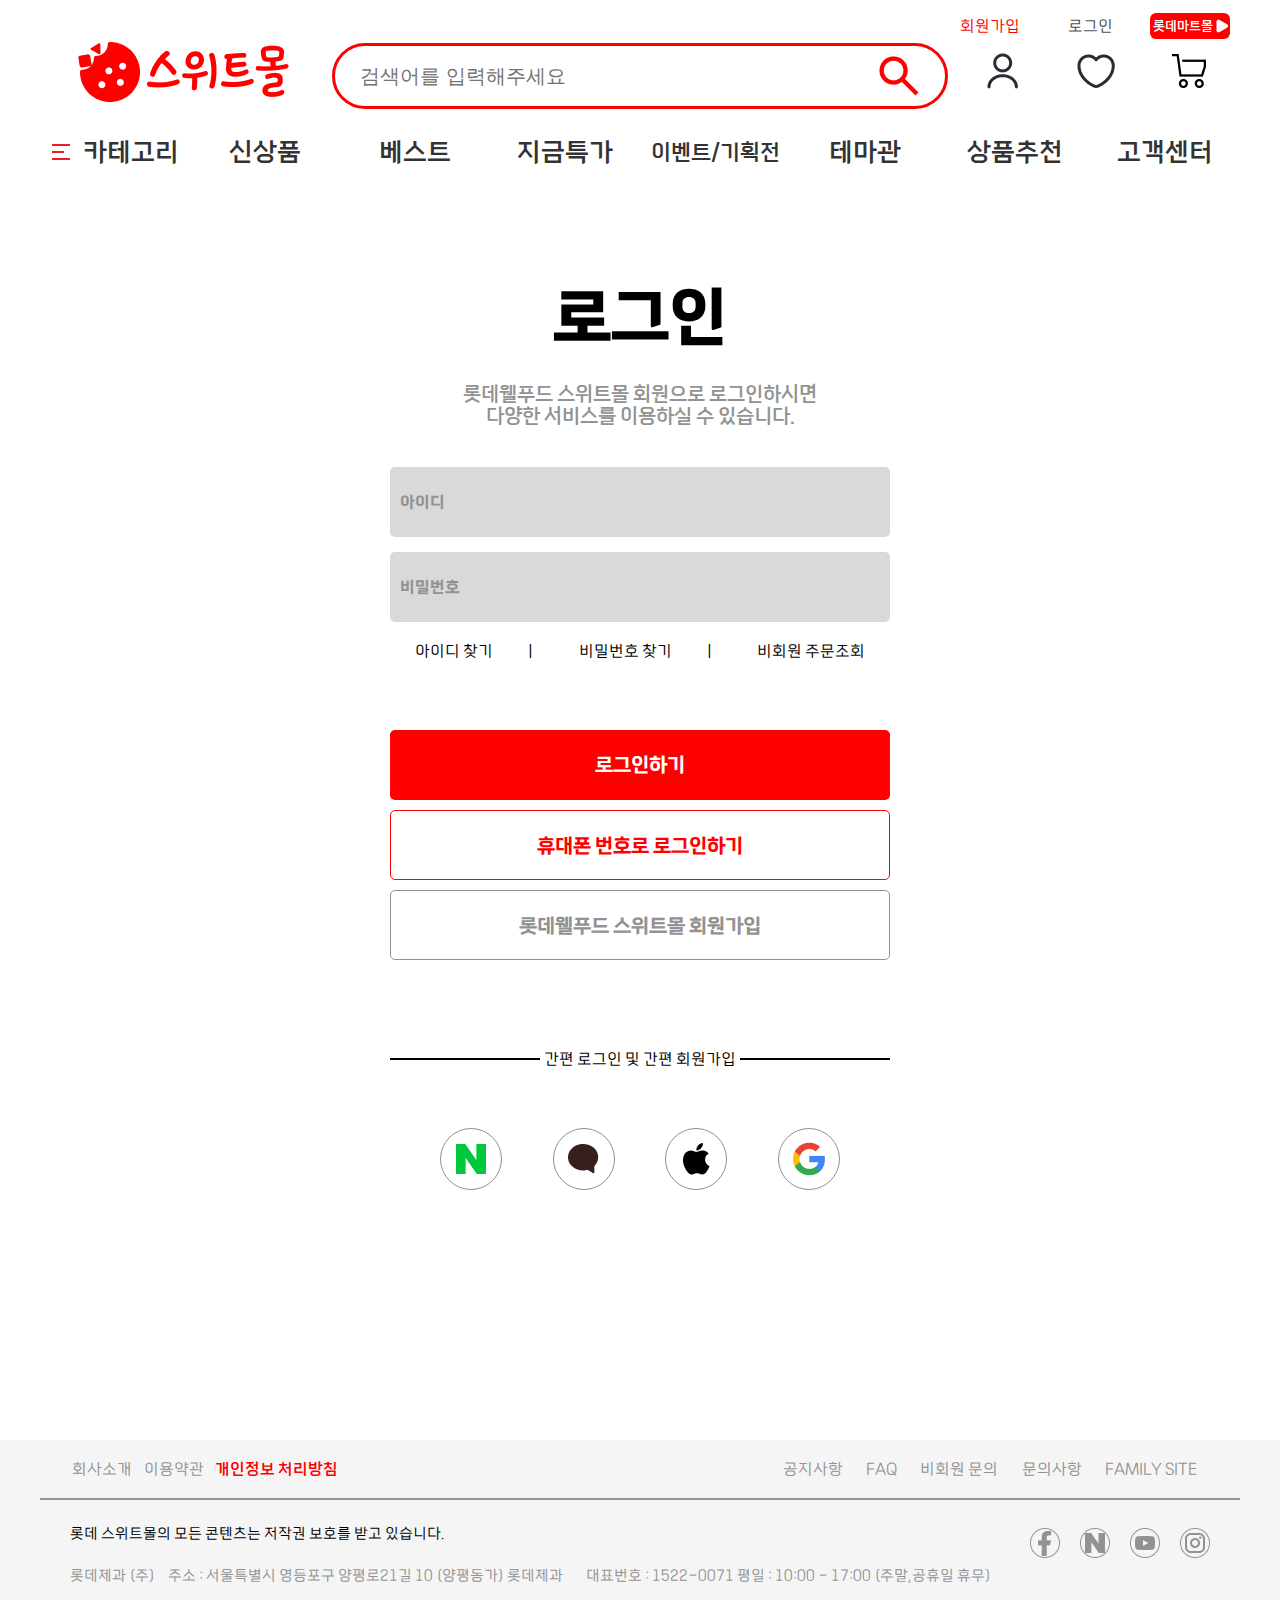
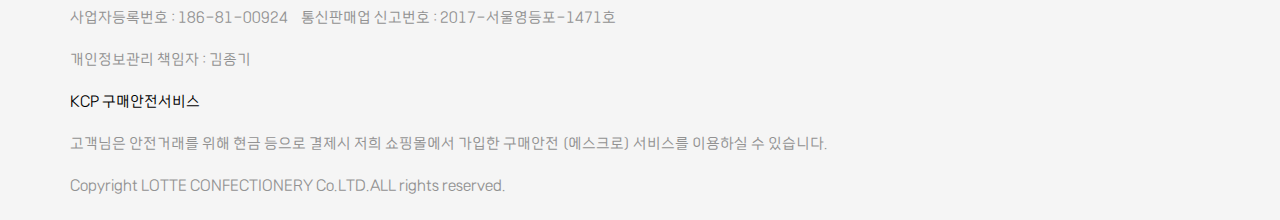
<file: sweetmall/login.html>
<!DOCTYPE html>
<html lang="ko">
  <head>
    <meta charset="UTF-8" />
    <meta http-equiv="X-UA-Compatible" content="IE=edge" />
    <meta name="viewport" content="width=device-width, initial-scale=1.0" />
    <title>Lotte Sweet Mall</title>
    <link rel="stylesheet" href="css/login.css" />
    <script src="js/jquery-3.6.4.min.js"></script>
    <script src="js/login.js"></script>
  </head>
  <body>
    <div id="wrap">
      <header>
        <div class="topMenu">
          <ul>
            <li><a href="#">회원가입</a></li>
            <li><a href="login.html">로그인</a></li>
            <li>
              <a href="#"
                >롯데마트몰<img src="images/top_menu.png" alt="martmall"
              /></a>
            </li>
          </ul>
        </div>
        <!--topMenu-->
      </header>
      <div class="topScroll">
        <div class="top">
          <div class="logo">
            <a href="index.html"><img src="images/logo.png" alt="logo" /></a>
          </div>
          <div class="search">
            <input
              type="search"
              placeholder="검색어를 입력해주세요"
              autofocus
            />
            <img src="images/search.png" alt="search" />
          </div>
          <div class="page">
            <ul>
              <li>
                <a href="#"><img src="images/mypage.png" alt="mypage" /></a>
              </li>
              <li>
                <a href="#"><img src="images/hope.png" alt="hope" /></a>
              </li>
              <li>
                <a href="#"><img src="images/cart.png" alt="cart" /></a>
              </li>
            </ul>
          </div>
        </div>
        <!--top-->
        <div class="menu">
          <ul>
            <li>
              <a href="category.html"
                ><img src="images/category.png" alt="category" />카테고리</a
              >
              <ul class="sub">
                <li>스낵</li>
                <li>초콜릿</li>
                <li>캔디/젤리</li>
                <li>비스켓</li>
                <li>시리얼</li>
                <li>아이스크림</li>
                <li>베이커리</li>
                <li>선물세트</li>
              </ul>
            </li>
            <li>
              <a href="#">신상품</a>
              <ul class="sub"></ul>
            </li>
            <li>
              <a href="#">베스트</a>
              <ul class="sub"></ul>
            </li>
            <li>
              <a href="#">지금특가</a>
              <ul class="sub"></ul>
            </li>
            <li>
              <a href="#">이벤트/기획전</a>
              <ul class="sub">
                <li>이벤트</li>
                <li>기획전</li>
                <li>구독서비스</li>
                <li>대량구매</li>
                <li>선물하기</li>
              </ul>
            </li>
            <li>
              <a href="#">테마관</a>
              <ul class="sub">
                <li>브랜드관</li>
                <li>캐릭터관</li>
                <li>스위트tv</li>
                <li>꿀조합레시피</li>
              </ul>
            </li>
            <li>
              <a href="#">상품추천</a>
              <ul class="sub">
                <li>Q.어떤 맛을<br />좋아하세요?</li>
                <li><img src="images/icon_menu.png" alt="recom" /></li>
              </ul>
            </li>
            <li>
              <a href="#">고객센터</a>
              <ul class="sub">
                <li>고객센터</li>
                <li>배송안내</li>
                <li>Q&A</li>
              </ul>
            </li>
          </ul>
        </div>
        <!--menu-->
      </div>
      <!-- topScroll -->
      <nav>
        <div class="title">로그인</div>
        <div class="subtitle">
          <div class="sub">
            롯데웰푸드 스위트몰 회원으로 로그인하시면 다양한 서비스를 이용하실
            수 있습니다.
          </div>
        </div>
        <input type="search" placeholder="아이디" />
        <input type="search" placeholder="비밀번호" />
        <ul class="service">
          <li>아이디 찾기</li>
          <li>비밀번호 찾기</li>
          <li>비회원 주문조회</li>
        </ul>
        <button class="login">로그인하기</button>
        <button class="phone">휴대폰 번호로 로그인하기</button>
        <button class="new">롯데웰푸드 스위트몰 회원가입</button>
        <div class="simple">
          <p>간편 로그인 및 간편 회원가입</p>
          <ul>
            <li><img src="images/simple1.png" alt="simple1" /></li>
            <li><img src="images/simple2.png" alt="simple2" /></li>
            <li><img src="images/simple3.png" alt="simple3" /></li>
            <li><img src="images/simple4.png" alt="simple4" /></li>
          </ul>
        </div>
      </nav>
      <footer>
        <div class="footMenu">
          <div class="footList">
            <ul class="left">
              <li><a href="#">회사소개</a></li>
              <li><a href="#">이용약관</a></li>
              <li><a href="#">개인정보 처리방침</a></li>
            </ul>
            <ul class="right">
              <li><a href="#">공지사항</a></li>
              <li><a href="#">FAQ</a></li>
              <li><a href="#">비회원 문의</a></li>
              <li><a href="#">문의사항</a></li>
              <li><a href="#">FAMILY SITE</a></li>
            </ul>
          </div>
          <!-- footList -->
          <div class="footUnder">
            <div class="text">
              <ul>
                <li class="bold">
                  롯데 스위트몰의 모든 콘텐츠는 저작권 보호를 받고 있습니다.
                </li>
                <li class="light">
                  <ul>
                    <li>
                      롯데제과 (주)
                      <span
                        >주소 : 서울특별시 영등포구 양평로21길 10 (양평동가)
                        롯데제과</span
                      >
                      <span
                        >대표번호 : 1522-0071 평일 : 10:00 - 17:00 (주말,공휴일
                        휴무)</span
                      >
                    </li>
                    <li>
                      사업자등록번호 : 186-81-00924
                      <span>통신판매업 신고번호 : 2017-서울영등포-1471호</span>
                    </li>
                    <li>개인정보관리 책임자 : 김종기</li>
                  </ul>
                </li>
                <li class="bold">KCP 구매안전서비스</li>
                <li class="light">
                  고객님은 안전거래를 위해 현금 등으로 결제시 저희 쇼핑몰에서
                  가입한 구매안전 (에스크로) 서비스를 이용하실 수 있습니다.
                </li>
                <li class="light">
                  Copyright LOTTE CONFECTIONERY Co.LTD.ALL rights reserved.
                </li>
              </ul>
            </div>
            <!-- text -->
            <div class="sns">
              <ul>
                <li>
                  <a href="#"
                    ><img src="images/facebook.png" alt="facebook"
                  /></a>
                </li>
                <li>
                  <a href="#"><img src="images/naver.png" alt="naver" /></a>
                </li>
                <li>
                  <a href="#"><img src="images/youtube.png" alt="youtube" /></a>
                </li>
                <li>
                  <a href="#"
                    ><img src="images/instagram.png" alt="instagram"
                  /></a>
                </li>
              </ul>
            </div>
          </div>
        </div>
      </footer>
    </div>
    <!-- wrap -->
  </body>
</html>
</file>
<file: css/style.css>
@charset "utf-8";
@font-face {
  font-family: gsB;
  src: url(../webfonts/GmarketSansBold.woff) format(woff);
}
@font-face {
  font-family: gsL;
  src: url(../webfonts/GmarketSansLight.woff) format(woff);
}
@font-face {
  font-family: gsM;
  src: url(../webfonts/GmarketSansMedium.woff) format(woff);
}
@font-face {
  font-family: classicB;
  src: url(../webfonts/National_Museum_of_Korea_Classic_B.woff) format(woff);
}
@font-face {
  font-family: classicL;
  src: url(../webfonts/National_Museum_of_Korea_Classic_L.woff) format(woff);
}
@font-face {
  font-family: classicM;
  src: url(../webfonts/National_Museum_of_Korea_Classic_M.woff) format(woff);
}

* {
  margin: 0;
  padding: 0;
}
ul {
  list-style: none;
}
a {
  text-decoration: none;
  color: #333;
}
body {
  font: 16px gsM;
}
header {
  position: fixed;
  left: 0;
  top: -100px;
  width: 100%;
  height: 90px;
  z-index: 10;
}
.menu {
  position: relative;
  width: 100%;
  height: 90px;
  border-bottom: 7px solid #b7c0ca;
}
.menu > div {
  position: absolute;
}
.menu div:first-child {
  left: 50%;
  transform: translateX(-50%);
}
.menu div:first-child a {
  font: 48px gsM;
  color: #54595f;
  line-height: 90px;
}
.menu div:nth-child(2) a,
.menu div:nth-child(3) a,
.menu div:nth-child(4) a,
.menu div:nth-child(5) a {
  font: 24px gsL;
  color: #d4d3d3;
  line-height: 90px;
}
.menu div:nth-child(2) {
  right: 500px;
}
.menu div:nth-child(3) {
  right: 400px;
}
.menu div:nth-child(4) {
  right: 280px;
}
.menu div:nth-child(5) {
  right: 125px;
}
.lineL {
  position: absolute;
  left: 80px;
  top: 0;
  width: 7px;
  height: 0;
  background: #b7c0ca;
}
.lineR {
  position: absolute;
  right: 80px;
  top: 0;
  width: 7px;
  height: 0;
  background: #b7c0ca;
}
section {
  width: 100%;
  height: 100%;
}
.main {
  position: relative;
  width: 100%;
  height: 100vh;
}
.main img {
  position: absolute;
  left: 50%;
  bottom: 0;
  opacity: 0;
  transform: translateX(-50%);
}
.main .title {
  position: absolute;
  left: 50%;
  top: 110px;
  transform: translateX(-50%);
  text-align: center;
}
.main .title p:first-child {
  font-family: classicM;
  font-size: 90px;
  color: #54595f;
  opacity: 0;
}
.main .title p:nth-child(2) {
  font-family: classicM;
  font-size: 120px;
  color: #54595f;
  opacity: 0;
}
.main .text {
  position: absolute;
  left: 50%;
  bottom: 140px;
  transform: translateX(-50%);
  width: 80%;
  display: flex;
  justify-content: space-between;
  align-items: end;
}
.main .text p {
  font: 32px gsL;
}
.main .text p:first-child {
  width: 220px;
  text-align: center;
  opacity: 0;
}
.main .text p:nth-child(2) {
  width: 300px;
  text-align: center;
  opacity: 0;
}
.main .drag {
  position: absolute;
  left: 260px;
  bottom: 40px;
  opacity: 0;
}
.main .mouse {
  position: relative;
}
.main .mouse .body {
  width: 50px;
  height: 90px;
  border-radius: 50px;
  background: #54595f;
}
.main .mouse .wheel {
  position: absolute;
  left: 50%;
  top: 10px;
  transform: translateX(-50%);
  width: 12px;
  height: 12px;
  border-radius: 50%;
  background: #e1e1e6;
  animation: drag 1.5s infinite alternate;
}
@keyframes drag {
  from {
    top: 10px;
  }
  to {
    top: 30px;
  }
}
.about {
  position: relative;
  width: 100%;
  height: 100vh;
}
.box {
  position: absolute;
  left: 50%;
  top: 50%;
  transform: translate(-50%, -50%);
  width: 70%;
  display: flex;
  justify-content: space-between;
}
.about .id ul li {
  font: 20px gsL;
  text-align: center;
  margin-bottom: 20px;
}
.about .id img {
  width: 240px;
}
.exp p,
.skill p,
.pers p {
  font: 24px gsM;
  margin-bottom: 40px;
}
.exp ul {
  margin-left: 20px;
}
.exp ul li {
  font: 20px gsL;
  margin: 20px 0;
}
.figure {
  display: flex;
  justify-content: space-between;
  margin-top: 150px;
}
.skill {
  width: 450px;
  margin-right: 50px;
}
.skill > ul {
  display: flex;
  justify-content: space-evenly;
  margin: 30px 0;
}
.skill ul li {
  width: 105px;
  height: 100px;
  border-top-left-radius: 100px;
  border-top-right-radius: 100px;
  background: #54595f;
  font: 50px gsB;
  color: #e1e1e6;
  text-align: center;
  line-height: 120px;
}
.skill ul:first-of-type li:last-child,
.skill ul:nth-of-type(2) li:first-child,
.skill ul:nth-of-type(2) li:nth-child(2) {
  font-size: 25px;
}
.pers {
  width: 500px;
}
.pers > ul {
  display: flex;
}
.pers .text li,
.pers .bar li {
  margin: 30px 0;
}
.pers .text li {
  font: 20px gsL;
}
.pers .bar li {
  position: relative;
  width: 320px;
  height: 20px;
  background: #e1e1e6;
  border-top-right-radius: 20px;
  border-bottom-right-radius: 20px;
  margin-left: 20px;
}
.pers .bar li:first-child::after {
  position: absolute;
  left: 0;
  top: 0;
  content: "";
  width: 280px;
  height: 20px;
  background: #54595f;
  border-top-right-radius: 20px;
  border-bottom-right-radius: 20px;
}
.pers .bar li:nth-child(2)::after {
  position: absolute;
  left: 0;
  top: 0;
  content: "";
  width: 300px;
  height: 20px;
  background: #54595f;
  border-top-right-radius: 20px;
  border-bottom-right-radius: 20px;
}
.pers .bar li:nth-child(3)::after {
  position: absolute;
  left: 0;
  top: 0;
  content: "";
  width: 260px;
  height: 20px;
  background: #54595f;
  border-top-right-radius: 20px;
  border-bottom-right-radius: 20px;
}
.pers .bar li:nth-child(4)::after {
  position: absolute;
  left: 0;
  top: 0;
  content: "";
  width: 270px;
  height: 20px;
  background: #54595f;
  border-top-right-radius: 20px;
  border-bottom-right-radius: 20px;
}
.workMenu {
  position: relative;
  width: 100%;
  height: 100vh;
}
.workMenu > ul {
  position: absolute;
  left: 50%;
  top: 200px;
  transform: translateX(-50%);
  width: 90%;
  display: flex;
  justify-content: space-evenly;
}
.workMenu .sub {
  position: relative;
  z-index: 2;
}
.workMenu .sub li:nth-child(2) {
  position: absolute;
  left: 0;
  top: 0;
  width: 450px;
  height: 582px;
  border-top-left-radius: 250px;
  border-top-right-radius: 250px;
  background: rgba(0, 0, 0, 0.5);
  font: 100px classicB;
  line-height: 582px;
  text-align: center;
  color: #fff;
  opacity: 1;
  transition: all 0.5s;
  z-index: 0;
}
.workMenu .sub:hover li:nth-child(2) {
  opacity: 0;
  z-index: -1;
}
.workMenu p {
  position: absolute;
  left: 50%;
  bottom: 50px;
  transform: translateX(-50%);
  font: 60px classicM;
}
.workMenu .drag {
  position: absolute;
  right: 560px;
  bottom: 10px;
  z-index: -1;
  opacity: 0.8;
}
.workMenu .drag .mouse {
  position: relative;
}
.workMenu .drag .mouse .body {
  width: 50px;
  height: 90px;
  border-radius: 30px;
  background: #54595f;
}
.workMenu .drag .mouse .roll {
  position: absolute;
  top: 10px;
  left: 50%;
  transform: translateX(-50%);
  width: 12px;
  height: 12px;
  border-radius: 50%;
  background: #e1e1e6;
  animation: drag 1s infinite alternate;
}
.click {
  position: absolute;
  right: 620px;
  bottom: 10px;
  z-index: -1;
  opacity: 0.8;
}
.click .mouse {
  position: relative;
}
.click .mouse .circle {
  position: absolute;
  left: 10px;
  top: -10px;
  width: 28px;
  height: 28px;
  border-radius: 50%;
  background: #e1e1e6;
  z-index: -1;
  animation: click 1.5s infinite alternate;
}
@keyframes click {
  from {
    transform: scale(1);
  }
  to {
    transform: scale(1.5);
  }
}
.web {
  position: relative;
  width: 100%;
  height: 100vh;
}
.web .index {
  position: absolute;
  left: 0;
  top: 90px;
  width: 100%;
  display: flex;
}
.web .index div {
  position: absolute;
  width: 30px;
  height: 50px;
  border-bottom-left-radius: 30px;
  border-bottom-right-radius: 30px;
  background: #e1e1e6;
}
.work_web1 .index div:first-child {
  width: 50px;
  height: 90px;
  background: #54595f;
  left: 110px;
}
.work_web1 .index div:nth-child(2) {
  right: 230px;
}
.work_web1 .index div:nth-child(3) {
  right: 170px;
}
.work_web1 .index div:nth-child(4) {
  right: 110px;
}
.web p.title {
  position: absolute;
  top: 130px;
  left: 130px;
  font: 80px classicB;
  color: #b7c0ca;
}
.web .info {
  position: absolute;
  left: 50%;
  top: 300px;
  transform: translateX(-50%);
  width: 75%;
  display: flex;
  justify-content: space-between;
  align-items: center;
}
.web .info .exp li {
  font: 30px gsM;
  margin: 20px 0;
}
.web .info .content {
  display: flex;
  margin-top: 80px;
}
.web .info .content .title li {
  font: 30px gsB;
  margin-bottom: 50px;
  line-height: 35px;
}
.web .info .content .sub {
  width: 600px;
  font: 25px gsM;
  margin-left: 20px;
}
.web .info .content .sub li {
  line-height: 35px;
  margin-bottom: 50px;
}
.web .info img {
  width: 500px;
}
.web button {
  width: 295px;
  height: 70px;
  border-radius: 25px;
  border: 3px solid #54595f;
  background: none;
  font: 25px gsM;
  color: #54595f;
  margin-right: 20px;
  cursor: pointer;
  transition: all 0.5s;
}
.web button:hover {
  background: #54595f;
  color: #fff;
}
.web button a {
  color: #54595f;
  transition: all 0.5s;
}
.web button:hover a {
  color: #fff;
}
.work_web2 .index div:first-child {
  left: 110px;
}
.work_web2 .index div:nth-child(2) {
  width: 50px;
  height: 90px;
  background: #54595f;
  left: 170px;
}
.work_web2 .index div:nth-child(3) {
  right: 170px;
}
.work_web2 .index div:nth-child(4) {
  right: 110px;
}

.work_web3 .index div:first-child {
  left: 110px;
}
.work_web3 .index div:nth-child(2) {
  left: 170px;
}
.work_web3 .index div:nth-child(3) {
  width: 50px;
  height: 90px;
  background: #54595f;
  left: 230px;
}
.work_web3 .index div:nth-child(4) {
  right: 110px;
}
</file>
<file: sweetmall/css/style.css>
@charset "utf-8";
@font-face {
  font-family: JamsilT;
  src: url(../webfonts/TheJamsilOTF1Thin.woff1\ Thin.woff) format("woff");
}
@font-face {
  font-family: JamsilL;
  src: url(../webfonts/TheJamsilOTF2Light.woff) format("woff");
}
@font-face {
  font-family: JamsilR;
  src: url(../webfonts/TheJamsilOTF3Regular.woff) format("woff");
}
@font-face {
  font-family: JamsilM;
  src: url(../webfonts/TheJamsilOTF4Medium.woff) format("woff");
}
@font-face {
  font-family: JamsilB;
  src: url(../webfonts/TheJamsilOTF5Bold.woff) format("woff");
}
@font-face {
  font-family: JamsilEB;
  src: url(../webfonts/TheJamsilOTF6ExtraBold.woff) format("woff");
}

* {
  margin: 0;
  padding: 0;
}
ul {
  list-style: none;
}
a {
  text-decoration: none;
  color: #333;
}
body {
  font: 16px JamsilL;
}

#wrap {
  position: relative;
  width: 100vw;
  margin: 0 auto;
}
header {
  width: 1200px;
  margin: 0 auto;
}
.topMenu ul {
  display: flex;
  justify-content: flex-end;
  margin-top: 17px;
  margin-right: 10px;
}
.topMenu ul li {
  width: 80px;
  text-align: center;
  margin-left: 20px;
}
.topMenu ul li:first-child a {
  color: #f00;
}
.topMenu ul li:nth-child(2) a {
  color: #4f4f4f;
}
.topMenu ul li:last-child a {
  position: relative;
  width: 100%;
  height: 26px;
  display: block;
  top: -4px;
  background: #f00;
  border-radius: 6px;
  font: 13px JamsilR;
  line-height: 26px;
  color: #fff;
}
.topMenu ul li img {
  line-height: 26px;
  vertical-align: middle;
  padding-left: 3px;
  padding-bottom: 2px;
}
.topScroll {
  width: 1200px;
  margin: 0 auto;
}
.menuScroll {
  position: fixed;
  top: 10px;
  left: 50%;
  transform: translateX(-50%);
  z-index: 10;
}
.top {
  margin-top: 37px;
  width: 1200px;
  margin: 0 auto;
  display: flex;
  height: 60px;
  justify-content: space-around;
  position: relative;
}
.top::after {
  position: absolute;
  width: 1920px;
  height: 85px;
  background: #fff;
  content: "";
  left: 50%;
  top: 50%;
  transform: translate(-50%, -50%);
  z-index: -5;
}
.top .logo {
  width: 280px;
  display: flex;
  justify-content: center;
  align-items: center;
}
.top .search {
  position: relative;
  width: 570px;
  height: 60px;
  border: 3px solid #f00;
  border-radius: 50px;
  padding: 0 20px;
  display: flex;
  justify-content: space-between;
  align-items: center;
}
.top .search input {
  width: 90%;
  font-size: 20px;
  padding: 5px;
  border: none;
}
:focus {
  outline: none;
}
.top .page {
  width: 280px;
  height: 60px;
}
.top .page ul {
  display: flex;
  width: 100%;
  height: 100%;
  justify-content: space-evenly;
  align-items: center;
}
.top .page ul li {
  flex: 1 1 30%;
  display: flex;
  justify-content: center;
  align-items: center;
}
.menu {
  width: 1200px;
  margin: 0 auto;
  margin-top: 20px;
  position: relative;
}
.menu::after {
  position: absolute;
  width: 1920px;
  height: 85px;
  content: "";
  background: #fff;
  left: 50%;
  top: 50%;
  transform: translate(-50%, -50%);
  z-index: -5;
}
.menu > ul {
  width: 100%;
  margin: 0 auto;
  display: flex;
  justify-content: space-around;
  align-items: center;
  text-align: center;
  cursor: pointer;
}
.menu > ul > li {
  position: relative;
  flex: 1 1 10%;
  font: 26px JamsilR;
  background: #fff;
  height: 60px;
  line-height: 60px;
}
.menu > ul > li:first-child img {
  margin-right: 13px;
}
.menu > ul > li:nth-child(5) {
  font-size: 22px;
  line-height: 60px;
}
.menu > ul > li:nth-child(7) img {
  width: 106px;
}
.menu > ul > li .sub {
  position: absolute;
  width: 100%;
  height: 0;
  top: 60px;
  overflow: hidden;
  transition: height 0.5s;
  background: #fff;
  z-index: 2;
}
.menu > ul:hover .sub {
  height: 360px;
}
.menu > ul > li a::before {
  display: inline-block;
  position: absolute;
  bottom: -10px;
  left: 0;
  content: "";
  background: #f00;
  width: 100%;
  height: 4px;
  transform: scale(0);
  transition: transform 0.5s;
  z-index: 3;
}
.menu > ul > li:hover a::before,
.menu > ul > li a:hover::before {
  transform: scale(1);
}
.menu > ul > li .sub li {
  position: relative;
  width: 100%;
  font: 20px JamsilL;
  color: #929292;
  text-align: center;
  margin: 20px 0;
}
.menu > ul > li .sub li::before {
  position: absolute;
  top: 0;
  left: -2px;
  width: 26px;
  height: 26px;
  content: "";
  background-image: url(../images/menu_hover.png);
  opacity: 0;
  transition: opacity 0.5s;
}
.menu > ul > li:nth-child(7) .sub li:nth-of-type(2):hover::before {
  opacity: 0;
}
.menu > ul > li .sub li:hover {
  color: #f00;
}
.menu > ul > li .sub li:hover::before {
  opacity: 1;
}
.menu > ul > li ul img {
  width: 106px;
}
.visual {
  position: relative;
  left: 50%;
  transform: translate(-50%);
  width: 1920px;
  height: 400px;
  margin: 0 auto;
  overflow: hidden;
}
.visual .slides {
  position: absolute;
  left: 0;
  width: 100vw;
  height: 100%;
  overflow: hidden;
  transition: 0.5s ease-out;
  z-index: -2;
}
.visual .slides img {
  width: 1920px;
  height: 400px;
}
.visual .slides li:not(:last-child) {
  float: left;
}
.visual .controller li {
  position: absolute;
  top: 50%;
  cursor: pointer;
}
.prev {
  left: 300px;
  transform: rotate(180deg);
}
.prev:hover {
  transform: rotate(180deg) scale(1.1);
}
.next {
  right: 300px;
}
.next:hover {
  transform: scale(1.1);
}
.visual .page {
  width: 100%;
  text-align: center;
  position: absolute;
  /* display: flex; */
  /* justify-content: center; */
  bottom: 10px;
  z-index: 1;
}
.dot {
  width: 20px;
  height: 20px;
  border-radius: 50%;
  background: #d9d9d9;
  display: inline-block;
  justify-content: space-between;
  cursor: pointer;
  margin: 0 4px;
}
.visual .listPop {
  position: absolute;
  bottom: 15px;
  right: 800px;
  width: 20px;
  height: 18px;
  border-radius: 0;
  background: rgba(0, 0, 0, 0);
  background-image: url(../images/visual_menu.png);
  z-index: 1;
  cursor: pointer;
}
.active,
.dot:hover {
  background-image: url(../images/menu_hover.png);
  background-position: center;
  background-color: rgba(0, 0, 0, 0);
}
.listPop:hover,
.listPop.list {
  background-image: url(../images/visual_menu_hover.png);
}
.visualPop {
  position: absolute;
  left: 0;
  top: 0;
  display: flex;
  flex-direction: column;
  width: 100vw;
  height: 100vh;
  background: rgba(0, 0, 0, 0.8);
}
.visualPop .boxPop {
  position: absolute;
  top: 50%;
  left: 50%;
  transform: translate(-50%, -50%);
}
.visualPop .close {
  cursor: pointer;
  width: 955px;
  height: 30px;
}
.visualPop .close img {
  float: right;
  transform: scale(1.2);
}
.visualPop .pop {
  width: 950px;
  height: 540px;
  display: grid;
  grid-template-columns: 1fr 1fr;
  grid-template-rows: repeat(4 1fr);
  row-gap: 40px;
  overflow: auto;
  cursor: pointer;
}
.visualPop .pop > div {
  width: 455px;
  height: 120px;
  border-radius: 20px;
  overflow: hidden;
}
.visualPop .pop > div img {
  position: relative;
  left: 50%;
  transform: translate(-50%);
  width: 600px;
  object-fit: cover;
}
.visualPop .pop::-webkit-scrollbar {
  opacity: 0;
  width: 10px;
}
.visualPop .pop::-webkit-scrollbar-thumb {
  background-color: #fff;
  border-radius: 5px;
}
.recom {
  width: 1200px;
  margin: 0 auto;
  margin-top: 20px;
}
.recom .title {
  position: relative;
  width: 230px;
  display: flex;
  flex-direction: column;
  justify-content: center;
  align-items: center;
  margin: 0 auto;
}
.recom .title li {
  margin-bottom: 10px;
}
.recom .title li:first-child {
  position: relative;
  display: inline;
  font: 35px JamsilB;
}
.recom .title li:first-child::after {
  position: absolute;
  left: 100%;
  bottom: 0;
  content: "";
  width: 12px;
  height: 12px;
  background: #f00;
  border-radius: 50%;
}
.recom .title li:nth-child(2) {
  position: absolute;
  left: 200px;
  top: 5px;
}
.recom .title li:last-child {
  font: 13px JamsilL;
  color: #929292;
}
.recom .recomProd {
  margin-top: 22px;
  overflow: hidden;
}
.recom .recomProd .swiper {
  width: 1200px;
  height: 250px;
}
.recom .recomProd .swiper-slide {
  display: flex;
  justify-content: center;
  align-items: center;
  flex-basis: 220px;
}
.recom .recomProd .under {
  width: 220px;
  height: 220px;
  position: relative;
  overflow: hidden;
}
.recom .recomProd .under li {
  border-radius: 50%;
  overflow: hidden;
}
.recom .recomProd .under li:first-child {
  background: rgba(0, 0, 0, 0.4);
  width: 220px;
  height: 220px;
  border-radius: 50%;
  display: flex;
  justify-content: center;
  align-items: center;
}
.recom .recomProd .under li:first-child img {
  opacity: 0.6;
}
.recom .recomProd .under li:nth-child(2) a {
  position: absolute;
  left: 0;
  top: 0;
  width: 100%;
  height: 100%;
  color: #fff;
  font: 16px JamsilR;
  display: flex;
  flex-direction: column;
  justify-content: center;
  align-items: center;
}
.recom .recomProd .under li:nth-child(2) a p {
  width: 160px;
  text-align: center;
  opacity: 0;
  transition: opacity 0.5s 0.2s;
}
.recom .recomProd .under li:nth-child(2) a p:first-child {
  margin-bottom: 10px;
}
.recom .recomProd .under li:last-child {
  position: absolute;
  left: 0;
  top: 0;
  width: 100%;
  height: 100%;
  background: #fff;
  border-radius: 50%;
  display: flex;
  justify-content: center;
  align-items: center;
  transition: transform 0.5s;
}
.recom .recomProd .under img {
  width: 192px;
}
.recom .recomProd .under:hover > li:last-child {
  transform: translateX(-220px);
}
.recom .recomProd .under:hover > li:nth-child(2) a p {
  opacity: 1;
}
.sale {
  position: relative;
  width: 1200px;
  margin: 0 auto;
  margin-top: 50px;
  display: flex;
  justify-content: space-between;
  align-items: center;
}
.sale .saleTitle {
  position: relative;
  width: 230px;
  display: flex;
  flex-direction: column;
  justify-content: center;
  align-items: center;
  padding-left: 30px;
}
.sale .saleTitle li {
  margin-bottom: 28px;
}
.sale .saleTitle li:first-child {
  position: relative;
  display: inline;
  font: 35px JamsilB;
}
.sale .saleTitle li:first-child::after {
  content: "";
  position: absolute;
  left: 100%;
  bottom: 0;
  width: 12px;
  height: 12px;
  background: #f00;
  border-radius: 50%;
}
.sale .saleTitle li:nth-child(2) {
  position: absolute;
  left: 220px;
  top: 5px;
}
.sale .saleTitle li:nth-child(3) > p {
  font: 13px JamsilL;
  color: #929292;
}
.sale .saleTitle li:nth-child(3) > p:first-child {
  margin-bottom: 9px;
}
.sale .saleTitle .timer {
  position: relative;
  width: 100%;
  font: 40px JamsilEB;
  color: #f00;
  background: #f5f5f5;
  border-radius: 50px;
  text-align: center;
  padding: 5px;
}
.sale .saleBox {
  position: relative;
  width: 880px;
  height: 320px;
  overflow: hidden;
}
.sale .saleProd {
  position: absolute;
  left: 0;
  right: 0;
  width: 1780px;
  height: 320px;
  display: flex;
  justify-content: space-evenly;
  align-items: center;
  flex: 1 1 30%;
  transition: left 500ms;
}
.sale .saleProd li img {
  width: 230px;
}
.sale .saleProd .prod {
  position: relative;
  overflow: hidden;
}
.sale .saleProd .prod li:first-child {
  width: 280px;
  height: 240px;
  border-radius: 20px;
  background: #f5f5f5;
  display: flex;
  justify-content: center;
  align-items: center;
  transition: 0.5s;
}
.sale .saleProd .prod li:nth-child(2) {
  font: 16px JamsilR;
  margin-top: 20px;
}
.sale .saleProd .prod li:nth-child(3) {
  font: 12px JamsilL;
  color: #929292;
  margin-top: 4px;
}
.sale .saleProd .prod li:nth-child(4) {
  font: 19px JamsilM;
  margin-top: 4px;
  color: #000;
}
.sale .saleProd .prod li:nth-child(4) .salePrice {
  font: 13px JamsilR;
  color: #929292;
  text-decoration: line-through;
  margin-left: 5px;
}
.sale .saleProd .prod li:nth-child(4) .salePersent {
  font: 16px JamsilR;
  color: #f00;
  margin-left: 5px;
}
.sale .saleProd .prod li:last-child {
  position: absolute;
  right: 10px;
  bottom: 85px;
}
.sale .saleProd .prod li:last-child img {
  width: 32px;
}
.sale .saleProd .prod li:first-child:hover {
  background: rgba(92, 92, 92, 0.4);
}
.sale .saleProd .prod::before {
  content: "";
  display: block;
  position: absolute;
  left: 195px;
  top: -15px;
  height: 63px;
  width: 63px;
  background: #fff;
  border-radius: 50%;
  box-shadow: 41px 0px 0px 0px #fff, 0 47px 0 0 #fff, 41px 47px 0 0 #fff;
}
.sale .saleProd .prod::after {
  content: "TIME DEAL";
  position: absolute;
  left: 208px;
  top: 15px;
  font: 24px JamsilB;
  width: 67px;
  white-space: wrap;
  line-height: 30px;
}
.sale .left {
  position: absolute;
  left: 325px;
  top: 105px;
  width: 20px;
  cursor: pointer;
  transform: rotate(-90deg);
}
.sale .right {
  position: absolute;
  right: 0px;
  top: 105px;
  width: 20px;
  transform: rotate(90deg);
  cursor: pointer;
}
.banner {
  width: 1200px;
  margin: 0 auto;
  margin-top: 50px;
  position: relative;
}
.banner .banImg {
  width: 1920px;
  height: 60px;
  position: absolute;
  left: 50%;
  top: 50%;
  transform: translate(-50%, -50%);
  background: #31356b;
}
.banner .banImg img {
  position: absolute;
  left: 50%;
  top: 50%;
  transform: translate(-50%, -50%);
}
.rankProd {
  width: 1200px;
  margin: 0 auto;
  margin-top: 100px;
}
.rankProd .rankTitle {
  position: relative;
  width: 230px;
  display: flex;
  flex-direction: column;
  justify-content: center;
  align-items: center;
  margin: 0 auto;
}
.rankProd .rankTitle li {
  margin-bottom: 10px;
}
.rankProd .rankTitle li:first-child {
  position: relative;
  display: inline;
  font: 35px JamsilB;
}
.rankProd .rankTitle li:first-child::after {
  content: "";
  position: absolute;
  left: 100%;
  bottom: 0;
  width: 12px;
  height: 12px;
  background: #f00;
  border-radius: 50%;
}
.rankProd .rankTitle li:nth-child(2) {
  position: absolute;
  left: 200px;
  top: 5px;
}
.rankProd .rankTitle li:last-child {
  font: 13px JamsilL;
  color: #929292;
}
.rankProd .rankSample .rankBox {
  display: flex;
  justify-content: space-evenly;
  align-items: center;
  margin-bottom: 20px;
}
.rankProd .rankSample .rankBox .prod {
  position: relative;
  overflow: hidden;
}
.rankProd .rankSample .rankBox .prod li:first-child {
  width: 280px;
  height: 220px;
  border-radius: 20px;
  background: #f5f5f5;
  display: flex;
  justify-content: center;
  align-items: center;
  transition: all 0.5s;
}
.rankProd .rankSample .rankBox .prod li:first-child img {
  width: 200px;
}
.rankProd .rankSample .rankBox .prod li:nth-child(2) {
  font: 16px JamsilR;
  margin-top: 20px;
}
.rankProd .rankSample .rankBox .prod li:nth-child(3) {
  font: 12px JamsilL;
  color: #929292;
  margin-top: 4px;
}
.rankProd .rankSample .rankBox .prod li:nth-child(4) {
  font: 19px JamsilM;
  margin-top: 4px;
  color: #000;
}
.rankBox .prod li:nth-child(4) .salePrice {
  font: 13px JamsilR;
  color: #929292;
  text-decoration: line-through;
  margin-left: 5px;
}
.rankBox .prod li:nth-child(4) .salePersent {
  font: 16px JamsilR;
  color: #f00;
  margin-left: 5px;
}
.rankBox .prod li:nth-child(5) {
  position: absolute;
  right: 10px;
  bottom: 85px;
}
.rankBox .prod li:nth-child(5) img {
  width: 32px;
}
.rankBox .prod li:last-child {
  position: absolute;
  left: 208px;
  top: 15px;
  font: 24px JamsilB;
  text-align: center;
  z-index: 1;
}
.rankBox .prod::after {
  content: "";
  display: block;
  position: absolute;
  left: 200px;
  top: -20px;
  height: 63px;
  width: 63px;
  background: #fff;
  border-radius: 50%;
  box-shadow: 41px 0 0 0 #fff, 0 47px 0 0 #fff, 41px 47px 0 0 #fff;
}
.rankProd .rankSample .rankBox .prod li:first-child:hover {
  background: rgba(92, 92, 92, 0.4);
}
.banner2 {
  width: 1200px;
  margin: 0 auto;
  position: relative;
}
.banner2 .banImg {
  width: 1920px;
  height: 140px;
  position: absolute;
  left: 50%;
  top: 0;
  transform: translateX(-50%);
  background: #def6ff;
}
.banner2 .banImg img {
  position: absolute;
  left: 50%;
  top: 50%;
  transform: translate(-50%, -50%);
}
.sweetTv {
  position: relative;
  width: 1200px;
  margin: 0 auto;
  margin-top: 180px;
  display: flex;
  justify-content: space-between;
  align-items: center;
  flex: 1 1 30%;
}
.sweetTv .tvTitle {
  position: relative;
  width: 250px;
  display: flex;
  flex-direction: column;
  justify-content: center;
  align-items: center;
  padding-left: 10px;
}
.sweetTv .tvTitle li {
  margin-bottom: 28px;
}
.sweetTv .tvTitle li:first-child {
  position: relative;
  display: inline;
  font: 35px JamsilB;
}
.sweetTv .tvTitle li:first-child::after {
  content: "";
  position: absolute;
  left: 100%;
  bottom: 0;
  width: 12px;
  height: 12px;
  background: #f00;
  border-radius: 50%;
}
.sweetTv .tvTitle li:nth-child(2) {
  position: absolute;
  left: 220px;
  top: 5px;
}
.sweetTv .tvTitle li:nth-child(3) {
  font: 13px JamsilL;
  color: #929292;
}
.sweetTv .tvTitle li:last-child {
  width: 100%;
  font: 33px JamsilEB;
  background: #f00;
  border-radius: 50px;
  text-align: center;
  padding: 10px;
}
.sweetTv .tvTitle li:last-child a {
  color: #fff;
}
.sweetTv .tvBox {
  position: relative;
  width: 880px;
  height: 300px;
  overflow: hidden;
  margin-left: 55px;
}
.sweetTv .tvBox .tvScreen {
  position: absolute;
  left: 0;
  top: 0;
  width: 1980px;
  height: 300px;
  display: flex;
  justify-content: space-between;
  align-items: center;
  transition: left 0.5s;
}
.sweetTv .tvBox .screen {
  position: relative;
  width: 380px;
  height: 300px;
  border-radius: 30px;
  overflow: hidden;
  cursor: pointer;
}
.sweetTv .tvBox .screen li:first-child {
  position: absolute;
  left: 50%;
  transform: translateX(-50%);
}
.sweetTv .tvBox .screen li:first-child img {
  width: 534px;
  opacity: 0.8;
  transform: scale(1);
  transition: transform 0.5s;
}
.sweetTv .tvBox .screen li:last-child {
  width: 100%;
  height: 100%;
  background: rgba(0, 0, 0, 0.5);
}
.sweetTv .tvBox .screen li:last-child a {
  position: absolute;
  left: 50%;
  top: 50%;
  transform: translate(-50%, -50%);
  display: flex;
  justify-content: center;
  align-items: center;
}
.sweetTv .tvBox .screen li:first-child:hover img {
  transform: scale(1.1);
}
.sweetTv .tvback {
  position: absolute;
  left: 0;
  margin: 0 auto;
  width: 1200px;
  height: 300px;
  z-index: -5;
  overflow: hidden;
}
.sweetTv .tvBg {
  width: 2400px;
  height: 300px;
}
.sweetTv .tvBg li {
  float: left;
}
.sweetTv .tvBg li img {
  width: 1200px;
  height: 300px;
  object-fit: cover;
  object-position: center;
}
.sweetTv .left {
  position: absolute;
  left: 315px;
  top: 140px;
  width: 20px;
  cursor: pointer;
  transform: rotate(-90deg);
}
.sweetTv .right {
  position: absolute;
  right: -10px;
  top: 140px;
  width: 20px;
  transform: rotate(90deg);
  cursor: pointer;
}
.insta {
  width: 1200px;
  margin: 0 auto;
  margin-top: 40px;
  position: relative;
}
.insta .instaTitle {
  position: relative;
  width: 230px;
  display: flex;
  flex-direction: column;
  justify-content: center;
  align-items: center;
  margin: 0 auto;
}
.insta .instaTitle li {
  margin-bottom: 10px;
}
.insta .instaTitle li:first-child {
  position: relative;
  display: inline;
  font: 35px JamsilB;
}
.insta .instaTitle li:first-child::after {
  content: "";
  position: absolute;
  left: 100%;
  bottom: 0;
  width: 12px;
  height: 12px;
  background: #f00;
  border-radius: 50%;
}
.insta .instaTitle li:nth-child(2) {
  position: absolute;
  left: 200px;
  top: 5px;
}
.insta .instaTitle li:last-child {
  font: 13px JamsilL;
  color: #929292;
}
.insta .board {
  width: 1200px;
  height: 220px;
  overflow: hidden;
  position: relative;
}
.insta .board > ul {
  position: absolute;
  left: 0;
  top: 0;
  width: 1720px;
  height: 220px;
  display: flex;
  justify-content: space-between;
  align-items: center;
  margin-bottom: 20px;
  transition: left 0.5s;
}
.insta .board .boardList {
  position: relative;
  width: 220px;
  height: 220px;
  cursor: pointer;
}
.insta .board .boardList li:first-child img {
  width: 220px;
}
.insta .board .boardList li:last-child {
  position: absolute;
  width: 100%;
  height: 100%;
  left: 0;
  top: 0;
  background: rgba(0, 0, 0, 0.4);
  display: flex;
  justify-content: center;
  align-items: center;
  opacity: 0;
  transition: opacity 0.4s;
}
.insta .board .boardList:hover li:last-child {
  opacity: 1;
}
.insta .board .boardList li:last-child img:first-child {
  margin-right: 10px;
}
.insta .left {
  position: absolute;
  left: -10px;
  top: 180px;
  width: 20px;
  cursor: pointer;
  transform: rotate(-90deg);
}
.insta .right {
  position: absolute;
  right: -10px;
  top: 165px;
  width: 20px;
  transform: rotate(90deg);
  cursor: pointer;
}
footer {
  position: relative;
  margin-top: 30px;
}
footer::after {
  position: absolute;
  left: 50%;
  top: 0;
  content: "";
  transform: translateX(-50%);
  width: 1920px;
  height: 380px;
  background: #f5f5f5;
  z-index: -2;
}
.footMenu {
  width: 1200px;
  margin: 0 auto;
}
.footMenu .footList {
  display: flex;
  justify-content: space-between;
  align-items: center;
  padding: 20px;
  border-bottom: 2px solid #929292;
}
.footMenu .footList li a {
  font: 16px JamsilL;
  color: #929292;
}
.footMenu .footList .left {
  width: 290px;
  display: flex;
  justify-content: space-evenly;
  align-items: center;
}
.footMenu .footList .left li:last-child a {
  font: 16px JamsilR;
  color: #f00;
}
.footMenu .footList .right {
  width: 460px;
  display: flex;
  justify-content: space-evenly;
  align-items: center;
}
.footMenu .footUnder {
  display: flex;
  justify-content: space-between;
  align-items: center;
  margin: 0 30px;
}
.footMenu .footUnder .text ul li {
  margin: 25px 0;
}
.footMenu .footUnder .text .bold {
  font: 15px JamsilL;
}
.footMenu .footUnder .text .light {
  font: 15px JamsilL;
  color: #929292;
}
.footMenu .footUnder .text ul li span {
  margin: 0 10px;
}
.footMenu .footUnder .sns {
  padding-bottom: 230px;
  box-sizing: border-box;
}
.footMenu .footUnder .sns ul {
  width: 180px;
  height: 30px;
  display: flex;
  justify-content: space-between;
  align-items: center;
}
/* popup */
.popup {
  position: fixed;
  right: -35px;
  bottom: 30%;
}
.popup > ul {
  width: 115px;
  text-align: center;
}
/* .popup .scroll li img {
  vertical-align: middle;
} */
.popup .scroll li:first-child,
.popup .scroll li:nth-child(2) {
  margin: 10px 0;
}
.popup .scroll li:last-child {
  transform: rotate(180deg);
}
.popup .scroll li:hover img {
  width: 30px;
  height: 30px;
  border-radius: 50%;
  box-shadow: 0 0 2px 2px#d9d9d9;
}
.popup .up {
  position: relative;
}
.popup .up li:first-child {
  transition: opacity 0.5s;
}
.popup .up li:nth-child(2) {
  position: absolute;
  left: -10px;
  top: -10px;
  opacity: 0;
  transition: opacity 0.5s;
}
.popup .up li:first-child.off {
  opacity: 0;
}
.popup .up li:nth-child(2).on {
  opacity: 1;
  z-index: 1;
}
.popup .up li:last-child {
  position: absolute;
  left: 0;
  top: 0;
  transform: scale(1.2);
  animation: click 0.7s infinite 0.2s alternate;
}
@keyframes click {
  from {
    transform: translate(0, 0);
  }
  to {
    transform: translate(5px, 5px);
  }
}

/* side */
.side {
  position: fixed;
  right: 0;
  top: 50%;
  transform: translateY(-50%);
  width: 200px;
  height: 755px;
  background: #fff;
  box-shadow: -1px 0 2px 2px rgba(0, 0, 0, 0.2);
  border-top-left-radius: 20px;
  border-bottom-left-radius: 20px;
}
.side .recom {
  display: inline-block;
  width: 160px;
  height: 150px;
  margin-left: 20px;
  margin-top: 20px;
}
.side .recom > ul,
.side .rank > ul,
.side .prod > ul,
.side .character > ul,
.side .recipe > ul {
  padding: 0;
}
.side .name {
  display: flex;
  justify-content: flex-start;
  align-items: center;
  margin-top: 4px;
  margin-bottom: 5px;
}
.side .name li:first-child a {
  font: 20px JamsilM;
}
.side .name img {
  display: flex;
  justify-content: center;
  align-items: center;
}
.side .sample {
  position: relative;
  width: 160px;
  height: 100px;
}
.side .sample .swiper {
  width: 100%;
  height: 100%;
}
.side .sample .swiper-slide {
  display: flex;
  justify-content: center;
  align-items: center;
}
.box {
  width: 84px;
  height: 84px;
  background: #f5f5f5;
  border-radius: 50%;
  display: flex;
  justify-content: center;
  align-items: center;
  cursor: pointer;
  margin: 0 auto;
}
.box img {
  width: 75px;
}
.side .rank {
  width: 160px;
  height: 160px;
  margin-top: 10px;
  margin-left: 20px;
}
.side .prod {
  position: relative;
  width: 160px;
  height: 90px;
  margin-left: 20px;
}
.side .bubble {
  position: absolute;
  right: -5px;
  bottom: 8px;
  display: flex;
  justify-content: space-between;
  align-items: baseline;
  width: 149px;
  height: 80px;
}
.side .bubble li:first-child img {
  width: 50px;
}
.side .bubble li:last-child img {
  width: 90px;
}
.side .character,
.side .recipe {
  width: 160px;
  height: 40px;
  margin-top: 10px;
  margin-left: 20px;
}
.monthly,
.foodmall {
  position: relative;
  width: 160px;
  height: 90px;
  margin-top: 10px;
  margin-left: 20px;
}
.monthly ul {
  position: relative;
  width: 100%;
  height: 100%;
  padding: 0;
}
.monthly ul li:nth-child(2) {
  position: absolute;
  left: 28px;
  bottom: 9px;
}
.monthly ul li:nth-child(2) a {
  font: 20px JamsilM;
  color: #fff;
}
.monthly ul li:last-child {
  position: absolute;
  right: 20px;
  bottom: 2px;
}
.foodmall ul {
  position: relative;
  width: 100%;
  height: 100%;
  padding: 0;
  z-index: 1;
}
.foodmall ul li:first-child a {
  position: absolute;
  left: 10px;
  bottom: 5px;
  font: 20px JamsilM;
  color: #fff;
}
.foodmall ul li:last-child {
  position: absolute;
  right: 40px;
  bottom: 3px;
}
.foodmall div {
  position: absolute;
  left: 0;
  top: 0;
}
</file>
<file: wonbong/css/style.css>
@charset "utf-8";
@font-face {
  font-family: SuiteL;
  src: url(../webfonts/SUITE-Light.woff2) format("woff2");
}
@font-face {
  font-family: SuiteM;
  src: url(../webfonts/SUITE-Medium.woff2) format("woff2");
}
@font-face {
  font-family: SuiteR;
  src: url(../webfonts/SUITE-Regular.woff2) format("woff2");
}
@font-face {
  font-family: SuiteSB;
  src: url(../webfonts/SUITE-SemiBold.woff2) format("woff2");
}
@font-face {
  font-family: SuiteB;
  src: url(../webfonts/SUITE-Bold.woff2) format("woff2");
}
@font-face {
  font-family: SuiteEB;
  src: url(../webfonts/SUITE-ExtraBold.woff2) format("woff2");
}
@font-face {
  font-family: SuiteH;
  src: url(../webfonts/SUITE-Heavy.woff2) format("woff2");
}

* {
  margin: 0;
  padding: 0;
}
ul {
  list-style: none;
}
a {
  text-decoration: none;
  color: #333;
}
body {
  font: 16px SuiteR;
}

header {
  width: 100%;
  margin: 0 auto;
}
.logo {
  width: 173px;
  margin: 0 auto;
}
.logo img {
  width: 173px;
  padding: 20px 0;
}
.scroll {
  width: 100%;
  height: 70px;
  display: grid;
  grid-template-columns: 1fr 6fr 2fr;
  grid-template-rows: 1;
  background: #fff;
}
.topScroll {
  position: fixed;
  top: 0;
}
.scroll .project {
  grid-column: 1;
}
.scroll .menu {
  position: relative;
  grid-column: 2/7;
  height: 100%;
  height: 70px;
}
.scroll .menu > ul {
  width: 60%;
  display: flex;
  justify-content: space-evenly;
  margin: 0 auto;
}
.scroll .menu > ul li {
  width: 120px;
  font: 18px SuiteB;
  line-height: 70px;
  text-align: center;
  color: #727272;
  cursor: pointer;
}
.scroll .menu .sub {
  height: 240px;
  transition: all 0.5s;
}
.scroll .menu .sub li {
  font: 16px SuiteSB;
  line-height: 40px;
  color: #fff;
  cursor: pointer;
}
.menuBg {
  width: 100%;
  height: 240px;
  background: #bfb800;
  transition: all 0.5s;
}
.bgScroll {
  position: fixed;
  top: 70px;
  z-index: -1;
}
.scroll .info {
  grid-column: 8/9;
  margin-right: 20px;
  line-height: 70px;
}
.scroll .info button,
.scroll .info select {
  font: 18px SuiteM;
  padding: 5px 10px;
  border: 0.5px solid #ccc;
  border-radius: 5px;
  color: #0072ce;
}
.scroll .info button {
  background: #fff;
  padding: 6px 15px;
}
.scroll .info p {
  display: none;
}
nav {
  position: absolute;
  left: 0;
  top: 150px;
  width: 100%;
  z-index: -2;
}
.visual {
  position: absolute;
  left: 0;
  top: 0;
  width: 100%;
  height: 731px;
  margin: 0 auto;
  overflow: hidden;
}
.visual .slide {
  position: relative;
  width: 100%;
  height: 100%;
}
.visual .slide li {
  position: absolute;
  left: 0;
  top: 0;
  height: 731px;
}
.visual .slide img {
  width: 100%;
}
.visual .txt {
  position: absolute;
  left: 50%;
  top: 200px;
  transform: translateX(-50%);
}
.prod {
  position: absolute;
  width: 100%;
  left: 0;
  top: 410px;
}
.prod .pic {
  width: 420px;
  height: 420px;
  margin: 0 auto;
  border-radius: 50%;
  overflow: hidden;
  background: #fff;
}
.prod .pic {
  width: 420px;
  height: 420px;
  object-fit: cover;
}
.prod .prodPic {
  position: absolute;
  width: 100%;
  bottom: 10px;
  text-align: center;
}
.prod .prodPic li {
  display: inline-block;
}
.prod .prodPic li a {
  display: block;
  width: 12px;
  height: 12px;
  margin: 0px 3px;
  background: #fff;
  border-radius: 50%;
}
.prod .prodPic a:hover,
.prod .prodPic a.on {
  background: #bfb800;
}
.prod .text {
  position: absolute;
  left: 58%;
  top: -40px;
  width: 250px;
  height: 250px;
  background: #fff;
  border-radius: 50%;
  overflow: hidden;
}
.prod .text img {
  width: 250px;
  height: 250px;
}
.prodTxt {
  display: none;
}
.projProd {
  position: absolute;
  top: 630px;
  left: 250px;
  width: 450px;
  height: 200px;
}
.projProd .subBtn {
  position: absolute;
  right: 180px;
  bottom: 10px;
  text-align: center;
}
.projProd .subBtn li {
  display: inline-block;
}
.projProd .subBtn li a {
  display: block;
  width: 12px;
  height: 12px;
  background: #727272;
  border-radius: 6px;
}
.projProd .subBtn li a:hover {
  background: #bfb800;
}
.subBtn li a.on {
  background: #bfb800;
  width: 25px;
  transition: width 1s;
}
.center {
  position: absolute;
  right: 250px;
  top: 720px;
  width: 450px;
  height: 100px;
  text-align: right;
}
.center p {
  font: 18px SuiteM;
  margin-bottom: 20px;
}
.center input {
  width: 250px;
  height: 30px;
  background: rgba(0, 0, 0, 0.4);
  border: none;
  border-radius: 5px;
  color: #fff;
  padding: 5px 10px;
}
.center input::placeholder {
  color: #fff;
  font: 14px SuiteSB;
}
.center img {
  position: absolute;
  right: 10px;
  top: 55px;
}
.banner {
  position: relative;
  width: 1280px;
  height: 285px;
  margin: 0 auto;
  margin-top: 950px;
}
.banner .ban {
  position: relative;
  width: 90%;
  height: 100%;
  margin: 0 auto;
  overflow: hidden;
}
.banner .ban > ul {
  position: absolute;
  left: 0;
  width: 200%;
  display: flex;
  justify-content: space-between;
  align-items: center;
}
.banner .ban > ul > li {
  width: 100%;
}
.banner .ban img {
  width: 95%;
  object-fit: cover;
  object-position: center;
}
.banner .banList {
  text-align: center;
}
.banner .banList li:last-child {
  margin-top: 20px;
  font: 16px SuiteM;
  color: #727272;
}
.controll {
  position: absolute;
  top: 50%;
  transform: translateY(-50%);
  width: 100%;
  display: flex;
  justify-content: space-between;
  align-items: center;
}
.controll li {
  cursor: pointer;
}
.controll li:last-child {
  transform: rotate(180deg);
}
.content {
  position: relative;
  width: 1280px;
  height: 400px;
  margin: 0 auto;
  margin-top: 150px;
  overflow: hidden;
}
.content img {
  width: 100%;
  height: 100%;
  object-fit: cover;
  object-position: center;
  transform: scale(1);
  transition: all 0.5s;
}
.content:hover img {
  transform: scale(1.1);
}
.content ul {
  width: 100%;
  position: absolute;
  left: 0;
  top: 50px;
}
.content ul li {
  width: 100%;
  text-align: center;
  color: #fff;
  margin: 15px 0;
}
.content ul li:first-child {
  font: 50px SuiteEB;
}
.content ul li:nth-child(2) {
  font: 30px SuiteR;
}
.content ul li:last-child img {
  width: 130px;
  cursor: pointer;
}
footer {
  position: absolute;
  top: 2000px;
  width: 100%;
  background: #ccc;
}
footer .explain {
  width: 1280px;
  margin: 0 auto;
  padding: 30px 0;
}
footer .explain .line {
  display: flex;
  justify-content: center;
  align-items: center;
}
footer .explain .line p {
  color: #727272;
  line-height: 30px;
}
footer .explain .line p::after {
  content: "|";
  margin: 0 10px;
}
footer .explain .line p:last-child::after {
  content: none;
}
#mobile {
  display: none;
  width: 100%;
  height: 100vh;
}
#mobile {
  background: url(../images/mobile.jpg) no-repeat;
  background-position: top;
}
#mobile .mobileLogo {
  width: 100%;
  padding-top: 100px;
  display: flex;
  justify-content: center;
  align-items: center;
}
#mobile.mobileLogo img {
  width: 80%;
  object-fit: cover;
}
#mobile .menu {
  width: 70%;
  margin: 0 auto;
  margin-top: 100px;
}
#mobile .menu li {
  width: 100%;
  font: 20px SuiteB;
  background: rgba(255, 255, 255, 0.8);
  color: #bfb800;
  margin: 15px;
  line-height: 50px;
  text-align: center;
  border-radius: 5px;
  cursor: pointer;
}
#mobile .menu li:hover {
  background: rgba(191, 184, 0, 0.8);
  color: #fff;
}
@media screen and (max-width: 1279px) {
  .scroll .info button {
    display: none;
  }
  .controll li img {
    width: 80%;
  }
  .visual .txt {
    top: 100px;
  }
  .visual .txt img {
    width: 80%;
    object-fit: cover;
    margin: 0 auto;
    display: flex;
    justify-content: center;
    align-items: center;
  }
  .prod {
    top: 250px;
  }
  .projProd {
    left: 20px;
  }
  .center {
    right: 20px;
  }
  .banner {
    width: 100%;
  }
  .content {
    width: 100%;
  }

  .controll li img {
    width: 80%;
  }
}
@media screen and (max-width: 1023px) {
  .logo {
    display: none;
  }
  .scroll .project img {
    display: none;
  }
  .scroll .project {
    background: url(../images/menu.png) no-repeat;
    background-size: 40px;
    background-position: center;
    cursor: pointer;
    opacity: 0.8;
  }
  .scroll .menu ul {
    display: none;
  }
  .scroll .menu {
    background: url(../images/brand_logo_scroll.png) no-repeat;

    background-position: center;
  }
  .scroll .info select {
    display: none;
  }
  .scroll .info p {
    display: block;
    color: #727272;
  }
  .menuBg {
    display: none;
  }
  nav {
    top: 70px;
  }
  footer .explain {
    width: 100%;
  }
  .banner .banList li:last-child {
    font-size: 15px;
  }
}
@media screen and (max-width: 779px) {
  .projProd {
    position: relative;
    margin: 50px auto 0;
  }
  .center {
    position: relative;
    width: 100%;
    margin-top: 0;
    margin: 0 auto;
    text-align: center;
  }
  .center input {
    width: 90%;
    margin-left: 40px;
  }
  .center img {
    right: 30px;
  }
  .banner .ban > ul {
    width: 300%;
  }
  .banner {
    margin-top: 800px;
  }
  .content {
    margin-top: 80px;
  }
}
@media screen and (max-width: 639px) {
  .visual .txt {
    top: 50px;
  }
  .visual {
    height: 500px;
  }
  .visual .slide li {
    height: 500px;
  }
  .prod {
    top: 150px;
  }
  .prod .pic {
    width: 250px;
    height: 250px;
  }
  .prod .pic img {
    width: 250px;
    object-fit: cover;
    object-position: center;
  }
  .prod .text {
    width: 150px;
    height: 150px;
  }
  .prod .text img {
    width: 150px;
    height: 150px;
  }
  .projProd {
    top: 350px;
  }
  .center {
    top: 450px;
  }
  .banner {
    margin-top: 600px;
  }
  .banner .banList li:last-child {
    font-size: 14px;
  }
  .content {
    margin-top: 50px;
  }
  footer {
    top: 1800px;
  }
  footer .explain .line {
    display: block;
    text-align: center;
  }
  footer .explain .line p {
    line-height: 25px;
  }
  footer .explain .line p::after {
    content: none;
  }
}
@media screen and (max-width: 479px) {
  #wrap {
    display: none;
  }
  #mobile {
    display: block;
  }
}
</file>
<file: sweetmall/css/login.css>
@charset "utf-8";
@font-face {
  font-family: JamsilT;
  src: url(../webfonts/TheJamsilOTF1Thin.woff1\ Thin.woff) format("woff");
}
@font-face {
  font-family: JamsilL;
  src: url(../webfonts/TheJamsilOTF2Light.woff) format("woff");
}
@font-face {
  font-family: JamsilR;
  src: url(../webfonts/TheJamsilOTF3Regular.woff) format("woff");
}
@font-face {
  font-family: JamsilM;
  src: url(../webfonts/TheJamsilOTF4Medium.woff) format("woff");
}
@font-face {
  font-family: JamsilB;
  src: url(../webfonts/TheJamsilOTF5Bold.woff) format("woff");
}
@font-face {
  font-family: JamsilEB;
  src: url(../webfonts/TheJamsilOTF6ExtraBold.woff) format("woff");
}

* {
  margin: 0;
  padding: 0;
}
ul {
  list-style: none;
}
a {
  text-decoration: none;
  color: #333;
}
body {
  font: 16px JamsilL;
}

#wrap {
  position: relative;
  width: 100vw;
  margin: 0 auto;
}
header {
  width: 1200px;
  margin: 0 auto;
}
.topMenu ul {
  display: flex;
  justify-content: flex-end;
  margin-top: 17px;
  margin-right: 10px;
}
.topMenu ul li {
  width: 80px;
  text-align: center;
  margin-left: 20px;
}
.topMenu ul li:first-child a {
  color: #f00;
}
.topMenu ul li:nth-child(2) a {
  color: #4f4f4f;
}
.topMenu ul li:last-child a {
  position: relative;
  width: 100%;
  height: 26px;
  display: block;
  top: -4px;
  background: #f00;
  border-radius: 6px;
  font: 13px JamsilR;
  line-height: 26px;
  color: #fff;
}
.topMenu ul li img {
  line-height: 26px;
  vertical-align: middle;
  padding-left: 3px;
  padding-bottom: 2px;
}
.topScroll {
  width: 1200px;
  margin: 0 auto;
}
.menuScroll {
  position: fixed;
  top: 10px;
  left: 50%;
  transform: translateX(-50%);
  z-index: 10;
}
.top {
  margin-top: 37px;
  width: 1200px;
  margin: 0 auto;
  display: flex;
  height: 60px;
  justify-content: space-around;
  position: relative;
}
.top::after {
  position: absolute;
  width: 1920px;
  height: 85px;
  background: #fff;
  content: "";
  left: 50%;
  top: 50%;
  transform: translate(-50%, -50%);
  z-index: -5;
}
.top .logo {
  width: 280px;
  display: flex;
  justify-content: center;
  align-items: center;
}
.top .search {
  position: relative;
  width: 570px;
  height: 60px;
  border: 3px solid #f00;
  border-radius: 50px;
  padding: 0 20px;
  display: flex;
  justify-content: space-between;
  align-items: center;
}
.top .search input {
  width: 90%;
  font-size: 20px;
  padding: 5px;
  border: none;
}
:focus {
  outline: none;
}
.top .page {
  width: 280px;
  height: 60px;
}
.top .page ul {
  display: flex;
  width: 100%;
  height: 100%;
  justify-content: space-evenly;
  align-items: center;
}
.top .page ul li {
  flex: 1 1 30%;
  display: flex;
  justify-content: center;
  align-items: center;
}
.menu {
  width: 1200px;
  margin: 0 auto;
  margin-top: 20px;
  position: relative;
}
.menu::after {
  position: absolute;
  width: 1920px;
  height: 85px;
  content: "";
  background: #fff;
  left: 50%;
  top: 50%;
  transform: translate(-50%, -50%);
  z-index: -5;
}
.menu > ul {
  width: 100%;
  margin: 0 auto;
  display: flex;
  justify-content: space-around;
  align-items: center;
  text-align: center;
  cursor: pointer;
}
.menu > ul > li {
  position: relative;
  flex: 1 1 10%;
  font: 26px JamsilR;
  background: #fff;
  height: 60px;
  line-height: 60px;
}
.menu > ul > li:first-child img {
  margin-right: 13px;
}
.menu > ul > li:nth-child(5) {
  font-size: 22px;
  line-height: 60px;
}
.menu > ul > li:nth-child(7) img {
  width: 106px;
}
.menu > ul > li .sub {
  position: absolute;
  width: 100%;
  height: 0;
  top: 60px;
  overflow: hidden;
  transition: height 0.5s;
  background: #fff;
  z-index: 2;
}
.menu > ul:hover .sub {
  height: 360px;
}
.menu > ul > li a::before {
  display: inline-block;
  position: absolute;
  bottom: -10px;
  left: 0;
  content: "";
  background: #f00;
  width: 100%;
  height: 4px;
  transform: scale(0);
  transition: transform 0.5s;
  z-index: 3;
}
.menu > ul > li:hover a::before,
.menu > ul > li a:hover::before {
  transform: scale(1);
}
.menu > ul > li .sub li {
  position: relative;
  width: 100%;
  font: 20px JamsilL;
  color: #929292;
  text-align: center;
  margin: 20px 0;
}
.menu > ul > li .sub li::before {
  position: absolute;
  top: 0;
  left: -2px;
  width: 26px;
  height: 26px;
  content: "";
  background-image: url(../images/menu_hover.png);
  opacity: 0;
  transition: opacity 0.5s;
}
.menu > ul > li:nth-child(7) .sub li:nth-of-type(2):hover::before {
  opacity: 0;
}
.menu > ul > li .sub li:hover {
  color: #f00;
}
.menu > ul > li .sub li:hover::before {
  opacity: 1;
}
.menu > ul > li ul img {
  width: 106px;
}
nav {
  width: 100%;
  margin: 0 auto;
}
nav .title {
  width: 100%;
  font: 64px JamsilB;
  text-align: center;
  margin-top: 100px;
}
nav .subtitle {
  font: 20px JamsilR;
  color: #929292;
  width: 100%;
}
.subtitle .sub {
  width: 360px;
  overflow: wrap;
  text-align: center;
  margin: 0 auto;
  margin-top: 30px;
}
nav input {
  display: block;
  width: 500px;
  height: 70px;
  border-radius: 5px;
  background: #d9d9d9;
  border: none;
  padding: 10px;
  box-sizing: border-box;
  margin: 20px auto 0;
}
nav input::placeholder {
  font: 16px JamsilM;
  color: #929292;
}
nav input:first-of-type {
  margin-top: 40px;
}
nav input:last-of-type {
  margin-top: 15px;
}
nav .service {
  width: 450px;
  display: flex;
  justify-content: space-between;
  align-items: center;
  margin: 0 auto;
  margin-top: 20px;
  cursor: pointer;
}
nav .service li {
  font: 16px JamsilL;
}
nav .service li::after {
  content: "|";
  margin-left: 35px;
}
nav .service li:last-child::after {
  content: none;
}
.login {
  display: block;
  width: 500px;
  height: 70px;
  border-radius: 5px;
  border: none;
  background: #f00;
  font: 20px JamsilM;
  color: #fff;
  text-align: center;
  line-height: 70px;
  margin: 0 auto;
  margin-top: 70px;
  cursor: pointer;
}
.login:hover,
.phone:hover,
.new:hover {
  background: rgba(255, 0, 0, 0.8);
  color: #fff;
  font-size: 25px;
  border: none;
}
.phone {
  display: block;
  width: 500px;
  height: 70px;
  border-radius: 5px;
  border: 1px solid #f00;
  background: #fff;
  font: 20px JamsilM;
  color: #f00;
  text-align: center;
  line-height: 70px;
  margin: 10px auto;
  cursor: pointer;
}
.new {
  display: block;
  width: 500px;
  height: 70px;
  border-radius: 5px;
  border: 1px solid #929292;
  background: #fff;
  font: 20px JamsilM;
  color: #929292;
  text-align: center;
  line-height: 70px;
  margin: 10px auto;
  cursor: pointer;
}
.simple {
  width: 500px;
  margin: 0 auto;
  margin-top: 90px;
}
.simple p {
  position: relative;
  font: 16px JamsilL;
  text-align: center;
  background: #fff;
}
.simple p::after {
  position: absolute;
  left: 0;
  top: 50%;
  transform: translateY(-50%);
  content: "";
  width: 150px;
  height: 2px;
  background: #000;
  z-index: 0;
  box-shadow: 350px 0 0 0 #000;
}
.simple ul {
  width: 80%;
  display: flex;
  justify-content: space-between;
  align-items: center;
  margin: 0 auto;
}
.simple li {
  width: 60px;
  height: 60px;
  border: 1.5px solid #929292;
  border-radius: 50%;
  overflow: hidden;
  display: flex;
  align-items: center;
  justify-content: center;
  margin-top: 60px;
  cursor: pointer;
}
footer {
  width: 100%;
  height: 380px;
  background: #f5f5f5;
  margin-top: 250px;
}
.footMenu {
  width: 1200px;
  margin: 0 auto;
}
.footMenu .footList {
  display: flex;
  justify-content: space-between;
  align-items: center;
  padding: 20px;
  border-bottom: 2px solid #929292;
}
.footMenu .footList li a {
  font: 16px JamsilL;
  color: #929292;
}
.footMenu .footList .left {
  width: 290px;
  display: flex;
  justify-content: space-evenly;
  align-items: center;
}
.footMenu .footList .left li:last-child a {
  font: 16px JamsilR;
  color: #f00;
}
.footMenu .footList .right {
  width: 460px;
  display: flex;
  justify-content: space-evenly;
  align-items: center;
}
.footMenu .footUnder {
  display: flex;
  justify-content: space-between;
  align-items: center;
  margin: 0 30px;
}
.footMenu .footUnder .text ul li {
  margin: 25px 0;
}
.footMenu .footUnder .text .bold {
  font: 15px JamsilL;
}
.footMenu .footUnder .text .light {
  font: 15px JamsilL;
  color: #929292;
}
.footMenu .footUnder .text ul li span {
  margin: 0 10px;
}
.footMenu .footUnder .sns {
  padding-bottom: 230px;
  box-sizing: border-box;
}
.footMenu .footUnder .sns ul {
  width: 180px;
  height: 30px;
  display: flex;
  justify-content: space-between;
  align-items: center;
}
</file>
<file: sweetmall/css/side.css>
/**
 * Swiper 9.2.4
 * Most modern mobile touch slider and framework with hardware accelerated transitions
 * https://swiperjs.com
 *
 * Copyright 2014-2023 Vladimir Kharlampidi
 *
 * Released under the MIT License
 *
 * Released on: April 21, 2023
 */

@font-face {
  font-family: swiper-icons;
  src: url("data:application/font-woff;charset=utf-8;base64, [base64]//wADZ2x5ZgAAAywAAADMAAAD2MHtryVoZWFkAAABbAAAADAAAAA2E2+eoWhoZWEAAAGcAAAAHwAAACQC9gDzaG10eAAAAigAAAAZAAAArgJkABFsb2NhAAAC0AAAAFoAAABaFQAUGG1heHAAAAG8AAAAHwAAACAAcABAbmFtZQAAA/gAAAE5AAACXvFdBwlwb3N0AAAFNAAAAGIAAACE5s74hXjaY2BkYGAAYpf5Hu/j+W2+MnAzMYDAzaX6QjD6/4//Bxj5GA8AuRwMYGkAPywL13jaY2BkYGA88P8Agx4j+/8fQDYfA1AEBWgDAIB2BOoAeNpjYGRgYNBh4GdgYgABEMnIABJzYNADCQAACWgAsQB42mNgYfzCOIGBlYGB0YcxjYGBwR1Kf2WQZGhhYGBiYGVmgAFGBiQQkOaawtDAoMBQxXjg/wEGPcYDDA4wNUA2CCgwsAAAO4EL6gAAeNpj2M0gyAACqxgGNWBkZ2D4/wMA+xkDdgAAAHjaY2BgYGaAYBkGRgYQiAHyGMF8FgYHIM3DwMHABGQrMOgyWDLEM1T9/w8UBfEMgLzE////P/5//f/V/xv+r4eaAAeMbAxwIUYmIMHEgKYAYjUcsDAwsLKxc3BycfPw8jEQA/[base64]/uznmfPFBNODM2K7MTQ45YEAZqGP81AmGGcF3iPqOop0r1SPTaTbVkfUe4HXj97wYE+yNwWYxwWu4v1ugWHgo3S1XdZEVqWM7ET0cfnLGxWfkgR42o2PvWrDMBSFj/IHLaF0zKjRgdiVMwScNRAoWUoH78Y2icB/yIY09An6AH2Bdu/UB+yxopYshQiEvnvu0dURgDt8QeC8PDw7Fpji3fEA4z/PEJ6YOB5hKh4dj3EvXhxPqH/SKUY3rJ7srZ4FZnh1PMAtPhwP6fl2PMJMPDgeQ4rY8YT6Gzao0eAEA409DuggmTnFnOcSCiEiLMgxCiTI6Cq5DZUd3Qmp10vO0LaLTd2cjN4fOumlc7lUYbSQcZFkutRG7g6JKZKy0RmdLY680CDnEJ+UMkpFFe1RN7nxdVpXrC4aTtnaurOnYercZg2YVmLN/d/gczfEimrE/fs/bOuq29Zmn8tloORaXgZgGa78yO9/cnXm2BpaGvq25Dv9S4E9+5SIc9PqupJKhYFSSl47+Qcr1mYNAAAAeNptw0cKwkAAAMDZJA8Q7OUJvkLsPfZ6zFVERPy8qHh2YER+3i/BP83vIBLLySsoKimrqKqpa2hp6+jq6RsYGhmbmJqZSy0sraxtbO3sHRydnEMU4uR6yx7JJXveP7WrDycAAAAAAAH//wACeNpjYGRgYOABYhkgZgJCZgZNBkYGLQZtIJsFLMYAAAw3ALgAeNolizEKgDAQBCchRbC2sFER0YD6qVQiBCv/H9ezGI6Z5XBAw8CBK/m5iQQVauVbXLnOrMZv2oLdKFa8Pjuru2hJzGabmOSLzNMzvutpB3N42mNgZGBg4GKQYzBhYMxJLMlj4GBgAYow/P/PAJJhLM6sSoWKfWCAAwDAjgbRAAB42mNgYGBkAIIbCZo5IPrmUn0hGA0AO8EFTQAA");
  font-weight: 400;
  font-style: normal;
}
:root {
  --swiper-theme-color: #007aff;
}
.sample .swiper,
swiper-container {
  margin-left: auto;
  margin-right: auto;
  position: relative;
  overflow: hidden;
  list-style: none;
  padding: 0;
  z-index: 1;
  display: block;
}
.sample .swiper-vertical > .swiper-wrapper {
  flex-direction: column;
}
.sample .swiper-wrapper {
  position: relative;
  width: 100%;
  height: 100%;
  z-index: 1;
  display: flex;
  transition-property: transform;
  transition-timing-function: var(
    --swiper-wrapper-transition-timing-function,
    initial
  );
  box-sizing: content-box;
}
.sample .swiper-android .swiper-slide,
.sample .swiper-wrapper {
  transform: translate3d(0px, 0, 0);
}
.sample .swiper-horizontal {
  touch-action: pan-y;
}
.sample .swiper-vertical {
  touch-action: pan-x;
}
.sample .swiper-slide,
swiper-slide {
  flex-shrink: 0;
  width: 100%;
  height: 100%;
  position: relative;
  transition-property: transform;
  display: block;
}
.sample .swiper-slide-invisible-blank {
  visibility: hidden;
}
.sample .swiper-autoheight,
.sample .swiper-autoheight .swiper-slide {
  height: auto;
}
.sample .swiper-autoheight .swiper-wrapper {
  align-items: flex-start;
  transition-property: transform, height;
}
.sample .swiper-backface-hidden .swiper-slide {
  transform: translateZ(0);
  -webkit-backface-visibility: hidden;
  backface-visibility: hidden;
}
.sample .swiper-3d.swiper-css-mode .swiper-wrapper {
  perspective: 1200px;
}
.sample .swiper-3d .swiper-wrapper {
  transform-style: preserve-3d;
}
.sample .swiper-3d {
  perspective: 1200px;
}
.sample .swiper-3d .swiper-cube-shadow,
.sample .swiper-3d .swiper-slide,
.sample .swiper-3d .swiper-slide-shadow,
.sample .swiper-3d .swiper-slide-shadow-bottom,
.sample .swiper-3d .swiper-slide-shadow-left,
.sample .swiper-3d .swiper-slide-shadow-right,
.sample .swiper-3d .swiper-slide-shadow-top {
  transform-style: preserve-3d;
}
.sample .swiper-3d .swiper-slide-shadow,
.sample .swiper-3d .swiper-slide-shadow-bottom,
.sample .swiper-3d .swiper-slide-shadow-left,
.sample .swiper-3d .swiper-slide-shadow-right,
.sample .swiper-3d .swiper-slide-shadow-top {
  position: absolute;
  left: 0;
  top: 0;
  width: 100%;
  height: 100%;
  pointer-events: none;
  z-index: 10;
}
.sample .swiper-3d .swiper-slide-shadow {
  background: rgba(0, 0, 0, 0.15);
}
.sample .swiper-3d .swiper-slide-shadow-left {
  background-image: linear-gradient(
    to left,
    rgba(0, 0, 0, 0.5),
    rgba(0, 0, 0, 0)
  );
}
.sample .swiper-3d .swiper-slide-shadow-right {
  background-image: linear-gradient(
    to right,
    rgba(0, 0, 0, 0.5),
    rgba(0, 0, 0, 0)
  );
}
.sample .swiper-3d .swiper-slide-shadow-top {
  background-image: linear-gradient(
    to top,
    rgba(0, 0, 0, 0.5),
    rgba(0, 0, 0, 0)
  );
}
.sample .swiper-3d .swiper-slide-shadow-bottom {
  background-image: linear-gradient(
    to bottom,
    rgba(0, 0, 0, 0.5),
    rgba(0, 0, 0, 0)
  );
}
.sample .swiper-css-mode > .swiper-wrapper {
  overflow: auto;
  scrollbar-width: none;
  -ms-overflow-style: none;
}
.sample .swiper-css-mode > .swiper-wrapper::-webkit-scrollbar {
  display: none;
}
.sample .swiper-css-mode > .swiper-wrapper > .swiper-slide {
  scroll-snap-align: start start;
}
.sample .swiper-horizontal.swiper-css-mode > .swiper-wrapper {
  scroll-snap-type: x mandatory;
}
.sample .swiper-vertical.swiper-css-mode > .swiper-wrapper {
  scroll-snap-type: y mandatory;
}
.sample .swiper-centered > .swiper-wrapper::before {
  content: "";
  flex-shrink: 0;
  order: 9999;
}
.sample .swiper-centered > .swiper-wrapper > .swiper-slide {
  scroll-snap-align: center center;
  scroll-snap-stop: always;
}
.sample
  .swiper-centered.swiper-horizontal
  > .swiper-wrapper
  > .swiper-slide:first-child {
  margin-inline-start: var(--swiper-centered-offset-before);
}
.sample .swiper-centered.swiper-horizontal > .swiper-wrapper::before {
  height: 100%;
  min-height: 1px;
  width: var(--swiper-centered-offset-after);
}
.sample
  .swiper-centered.swiper-vertical
  > .swiper-wrapper
  > .swiper-slide:first-child {
  margin-block-start: var(--swiper-centered-offset-before);
}
.sample .swiper-centered.swiper-vertical > .swiper-wrapper::before {
  width: 100%;
  min-width: 1px;
  height: var(--swiper-centered-offset-after);
}
.sample .swiper-lazy-preloader {
  width: 42px;
  height: 42px;
  position: absolute;
  left: 50%;
  top: 50%;
  margin-left: -21px;
  margin-top: -21px;
  z-index: 10;
  transform-origin: 50%;
  box-sizing: border-box;
  border: 4px solid var(--swiper-preloader-color, var(--swiper-theme-color));
  border-radius: 50%;
  border-top-color: transparent;
}
.sample .swiper-watch-progress .swiper-slide-visible .swiper-lazy-preloader,
.sample .swiper:not(.swiper-watch-progress) .swiper-lazy-preloader,
swiper-container:not(.swiper-watch-progress) .swiper-lazy-preloader {
  animation: swiper-preloader-spin 1s infinite linear;
}
.sample .swiper-lazy-preloader-white {
  --swiper-preloader-color: #fff;
}
.sample .swiper-lazy-preloader-black {
  --swiper-preloader-color: #000;
}
@keyframes swiper-preloader-spin {
  0% {
    transform: rotate(0deg);
  }
  100% {
    transform: rotate(360deg);
  }
}
.sample .swiper-virtual .swiper-slide {
  -webkit-backface-visibility: hidden;
  transform: translateZ(0);
}
.sample .swiper-virtual.swiper-css-mode .swiper-wrapper::after {
  content: "";
  position: absolute;
  left: 0;
  top: 0;
  pointer-events: none;
}
.sample
  .swiper-virtual.swiper-css-mode.swiper-horizontal
  .swiper-wrapper::after {
  height: 1px;
  width: var(--swiper-virtual-size);
}
.sample .swiper-virtual.swiper-css-mode.swiper-vertical .swiper-wrapper::after {
  width: 1px;
  height: var(--swiper-virtual-size);
}
:root {
  --swiper-navigation-size: 44px;
}
.sample .swiper-button-next,
.sample .swiper-button-prev {
  position: absolute;
  top: var(--swiper-navigation-top-offset, 50%);
  width: calc(var(--swiper-navigation-size) / 44 * 27);
  height: var(--swiper-navigation-size);
  margin-top: calc(0px - (var(--swiper-navigation-size) / 2));
  z-index: 10;
  cursor: pointer;
  display: flex;
  align-items: center;
  justify-content: center;
  color: var(--swiper-navigation-color, var(--swiper-theme-color));
}
.sample .swiper-button-next.swiper-button-disabled,
.sample .swiper-button-prev.swiper-button-disabled {
  opacity: 0.35;
  cursor: auto;
  pointer-events: none;
}
.sample .swiper-button-next.swiper-button-hidden,
.sample .swiper-button-prev.swiper-button-hidden {
  opacity: 0;
  cursor: auto;
  pointer-events: none;
}
.sample .swiper-navigation-disabled .swiper-button-next,
.sample .swiper-navigation-disabled .swiper-button-prev {
  display: none !important;
}
.sample .swiper-button-next:after,
.sample .swiper-button-prev:after {
  font-family: swiper-icons;
  font-size: var(--swiper-navigation-size);
  text-transform: none !important;
  letter-spacing: 0;
  font-variant: initial;
  line-height: 1;
}
.sample .swiper-button-prev,
.sample .swiper-rtl .swiper-button-next {
  left: var(--swiper-navigation-sides-offset, 10px);
  right: auto;
}
.sample .swiper-button-prev:after,
.sample .swiper-rtl .swiper-button-next:after {
  content: "prev";
}
.sample .swiper-button-next,
.sample .swiper-rtl .swiper-button-prev {
  right: var(--swiper-navigation-sides-offset, 10px);
  left: auto;
}
.sample .swiper-button-next:after,
.sample .swiper-rtl .swiper-button-prev:after {
  content: "next";
}
.sample .swiper-button-lock {
  display: none;
}
.sample .swiper-pagination {
  position: absolute;
  text-align: center;
  transition: 0.3s opacity;
  transform: translate3d(0, 0, 0);
  z-index: 10;
}
.sample .swiper-pagination.swiper-pagination-hidden {
  opacity: 0;
}
.sample .swiper-pagination-disabled > .swiper-pagination,
.sample .swiper-pagination.swiper-pagination-disabled {
  display: none !important;
}
.sample .swiper-horizontal > .swiper-pagination-bullets,
.sample .swiper-pagination-bullets.swiper-pagination-horizontal,
.sample .swiper-pagination-custom,
.sample .swiper-pagination-fraction {
  bottom: var(--swiper-pagination-bottom, 8px);
  top: var(--swiper-pagination-top, auto);
  left: 0;
  width: 100%;
}
.sample .swiper-pagination-bullets-dynamic {
  overflow: hidden;
  font-size: 0;
}
.sample .swiper-pagination-bullets-dynamic .swiper-pagination-bullet {
  transform: scale(0.33);
  position: relative;
}
.sample .swiper-pagination-bullets-dynamic .swiper-pagination-bullet-active {
  transform: scale(1);
}
.sample
  .swiper-pagination-bullets-dynamic
  .swiper-pagination-bullet-active-main {
  transform: scale(1);
}
.sample
  .swiper-pagination-bullets-dynamic
  .swiper-pagination-bullet-active-prev {
  transform: scale(0.66);
}
.sample
  .swiper-pagination-bullets-dynamic
  .swiper-pagination-bullet-active-prev-prev {
  transform: scale(0.33);
}
.sample
  .swiper-pagination-bullets-dynamic
  .swiper-pagination-bullet-active-next {
  transform: scale(0.66);
}
.sample
  .swiper-pagination-bullets-dynamic
  .swiper-pagination-bullet-active-next-next {
  transform: scale(0.33);
}
.sample .swiper-pagination-bullet {
  width: var(
    --swiper-pagination-bullet-width,
    var(--swiper-pagination-bullet-size, 8px)
  );
  height: var(
    --swiper-pagination-bullet-height,
    var(--swiper-pagination-bullet-size, 8px)
  );
  display: inline-block;
  border-radius: var(--swiper-pagination-bullet-border-radius, 50%);
  background: var(--swiper-pagination-bullet-inactive-color, #000);
  opacity: var(--swiper-pagination-bullet-inactive-opacity, 0.2);
}
.sample button.swiper-pagination-bullet {
  border: none;
  margin: 0;
  padding: 0;
  box-shadow: none;
  -webkit-appearance: none;
  appearance: none;
}
.sample .swiper-pagination-clickable .swiper-pagination-bullet {
  cursor: pointer;
}
.sample .swiper-pagination-bullet:only-child {
  display: none !important;
}
.sample .swiper-pagination-bullet-active {
  opacity: var(--swiper-pagination-bullet-opacity, 1);
  background: var(--swiper-pagination-color, var(--swiper-theme-color));
}
.sample .swiper-pagination-vertical.swiper-pagination-bullets,
.sample .swiper-vertical > .swiper-pagination-bullets {
  right: var(--swiper-pagination-right, 8px);
  left: var(--swiper-pagination-left, auto);
  top: 50%;
  transform: translate3d(0px, -50%, 0);
}
.sample
  .swiper-pagination-vertical.swiper-pagination-bullets
  .swiper-pagination-bullet,
.sample
  .swiper-vertical
  > .swiper-pagination-bullets
  .swiper-pagination-bullet {
  margin: var(--swiper-pagination-bullet-vertical-gap, 6px) 0;
  display: block;
}
.sample
  .swiper-pagination-vertical.swiper-pagination-bullets.swiper-pagination-bullets-dynamic,
.sample
  .swiper-vertical
  > .swiper-pagination-bullets.swiper-pagination-bullets-dynamic {
  top: 50%;
  transform: translateY(-50%);
  width: 8px;
}
.sample
  .swiper-pagination-vertical.swiper-pagination-bullets.swiper-pagination-bullets-dynamic
  .swiper-pagination-bullet,
.sample
  .swiper-vertical
  > .swiper-pagination-bullets.swiper-pagination-bullets-dynamic
  .swiper-pagination-bullet {
  display: inline-block;
  transition: 0.2s transform, 0.2s top;
}
.sample
  .swiper-horizontal
  > .swiper-pagination-bullets
  .swiper-pagination-bullet,
.sample
  .swiper-pagination-horizontal.swiper-pagination-bullets
  .swiper-pagination-bullet {
  margin: 0 var(--swiper-pagination-bullet-horizontal-gap, 4px);
}
.sample
  .swiper-horizontal
  > .swiper-pagination-bullets.swiper-pagination-bullets-dynamic,
.sample
  .swiper-pagination-horizontal.swiper-pagination-bullets.swiper-pagination-bullets-dynamic {
  left: 50%;
  transform: translateX(-50%);
  white-space: nowrap;
}
.sample
  .swiper-horizontal
  > .swiper-pagination-bullets.swiper-pagination-bullets-dynamic
  .swiper-pagination-bullet,
.sample
  .swiper-pagination-horizontal.swiper-pagination-bullets.swiper-pagination-bullets-dynamic
  .swiper-pagination-bullet {
  transition: 0.2s transform, 0.2s left;
}
.sample
  .swiper-horizontal.swiper-rtl
  > .swiper-pagination-bullets-dynamic
  .swiper-pagination-bullet,
:host(.swiper-horizontal.swiper-rtl)
  .swiper-pagination-bullets-dynamic
  .swiper-pagination-bullet {
  transition: 0.2s transform, 0.2s right;
}
.sample .swiper-pagination-fraction {
  color: var(--swiper-pagination-fraction-color, inherit);
}
.sample .swiper-pagination-progressbar {
  /* background: var(
    --swiper-pagination-progressbar-bg-color,
    rgba(0, 0, 0, 0.25)
  ); */
  background: #f5f5f5;
  position: absolute;
}
.sample .swiper-pagination-progressbar .swiper-pagination-progressbar-fill {
  /* background: var(--swiper-pagination-color, var(--swiper-theme-color)); */
  background: #f00;
  position: absolute;
  left: 0;
  top: 0;
  width: 100%;
  height: 100%;
  transform: scale(0);
  transform-origin: left top;
}
.sample
  .swiper-rtl
  .swiper-pagination-progressbar
  .swiper-pagination-progressbar-fill {
  transform-origin: right top;
}
.sample .swiper-horizontal > .swiper-pagination-progressbar,
.sample .swiper-pagination-progressbar.swiper-pagination-horizontal,
.sample
  .swiper-pagination-progressbar.swiper-pagination-vertical.swiper-pagination-progressbar-opposite,
.sample
  .swiper-vertical
  > .swiper-pagination-progressbar.swiper-pagination-progressbar-opposite {
  width: 100%;
  /* height: var(--swiper-pagination-progressbar-size, 4px); */
  height: var(--swiper-pagination-progressbar-size, 2px);
  left: 0;
  top: 95px;
  /* top: 0px; */
}
.sample
  .swiper-horizontal
  > .swiper-pagination-progressbar.swiper-pagination-progressbar-opposite,
.sample
  .swiper-pagination-progressbar.swiper-pagination-horizontal.swiper-pagination-progressbar-opposite,
.sample .swiper-pagination-progressbar.swiper-pagination-vertical,
.sample .swiper-vertical > .swiper-pagination-progressbar {
  width: var(--swiper-pagination-progressbar-size, 4px);
  height: 100%;
  left: 0;
  top: 0;
}
.sample .swiper-pagination-lock {
  display: none;
}
.sample .swiper-scrollbar {
  border-radius: var(--swiper-scrollbar-border-radius, 10px);
  position: relative;
  -ms-touch-action: none;
  background: var(--swiper-scrollbar-bg-color, rgba(0, 0, 0, 0.1));
}
.sample .swiper-scrollbar-disabled > .swiper-scrollbar,
.sample .swiper-scrollbar.swiper-scrollbar-disabled {
  display: none !important;
}
.sample .swiper-horizontal > .swiper-scrollbar,
.sample .swiper-scrollbar.swiper-scrollbar-horizontal {
  position: absolute;
  left: var(--swiper-scrollbar-sides-offset, 1%);
  bottom: var(--swiper-scrollbar-bottom, 4px);
  top: var(--swiper-scrollbar-top, auto);
  z-index: 50;
  height: var(--swiper-scrollbar-size, 4px);
  width: calc(100% - 2 * var(--swiper-scrollbar-sides-offset, 1%));
}
.sample .swiper-scrollbar.swiper-scrollbar-vertical,
.sample .swiper-vertical > .swiper-scrollbar {
  position: absolute;
  left: var(--swiper-scrollbar-left, auto);
  right: var(--swiper-scrollbar-right, 4px);
  top: var(--swiper-scrollbar-sides-offset, 1%);
  z-index: 50;
  width: var(--swiper-scrollbar-size, 4px);
  height: calc(100% - 2 * var(--swiper-scrollbar-sides-offset, 1%));
}
.sample .swiper-scrollbar-drag {
  height: 100%;
  width: 100%;
  position: relative;
  background: var(--swiper-scrollbar-drag-bg-color, rgba(0, 0, 0, 0.5));
  border-radius: var(--swiper-scrollbar-border-radius, 10px);
  left: 0;
  top: 0;
}
.sample .swiper-scrollbar-cursor-drag {
  cursor: move;
}
.sample .swiper-scrollbar-lock {
  display: none;
}
.sample .swiper-zoom-container {
  width: 100%;
  height: 100%;
  display: flex;
  justify-content: center;
  align-items: center;
  text-align: center;
}
.sample .swiper-zoom-container > canvas,
.sample .swiper-zoom-container > img,
.sample .swiper-zoom-container > svg {
  max-width: 100%;
  max-height: 100%;
  object-fit: contain;
}
.sample .swiper-slide-zoomed {
  cursor: move;
  touch-action: none;
}
.sample .swiper .swiper-notification,
swiper-container .swiper-notification {
  position: absolute;
  left: 0;
  top: 0;
  pointer-events: none;
  opacity: 0;
  z-index: -1000;
}
.sample .swiper-free-mode > .swiper-wrapper {
  transition-timing-function: ease-out;
  margin: 0 auto;
}
.sample .swiper-grid > .swiper-wrapper {
  flex-wrap: wrap;
}
.sample .swiper-grid-column > .swiper-wrapper {
  flex-wrap: wrap;
  flex-direction: column;
}
.sample .swiper-fade.swiper-free-mode .swiper-slide {
  transition-timing-function: ease-out;
}
.sample .swiper-fade .swiper-slide {
  pointer-events: none;
  transition-property: opacity;
}
.sample .swiper-fade .swiper-slide .swiper-slide {
  pointer-events: none;
}
.sample .swiper-fade .swiper-slide-active,
.sample .swiper-fade .swiper-slide-active .swiper-slide-active {
  pointer-events: auto;
}
.sample .swiper-cube {
  overflow: visible;
}
.sample .swiper-cube .swiper-slide {
  pointer-events: none;
  -webkit-backface-visibility: hidden;
  backface-visibility: hidden;
  z-index: 1;
  visibility: hidden;
  transform-origin: 0 0;
  width: 100%;
  height: 100%;
}
.sample .swiper-cube .swiper-slide .swiper-slide {
  pointer-events: none;
}
.sample .swiper-cube.swiper-rtl .swiper-slide {
  transform-origin: 100% 0;
}
.sample .swiper-cube .swiper-slide-active,
.sample .swiper-cube .swiper-slide-active .swiper-slide-active {
  pointer-events: auto;
}
.sample .swiper-cube .swiper-slide-active,
.sample .swiper-cube .swiper-slide-next,
.sample .swiper-cube .swiper-slide-next + .swiper-slide,
.sample .swiper-cube .swiper-slide-prev {
  pointer-events: auto;
  visibility: visible;
}
.sample .swiper-cube .swiper-slide-shadow-bottom,
.sample .swiper-cube .swiper-slide-shadow-left,
.sample .swiper-cube .swiper-slide-shadow-right,
.sample .swiper-cube .swiper-slide-shadow-top {
  z-index: 0;
  -webkit-backface-visibility: hidden;
  backface-visibility: hidden;
}
.sample .swiper-cube .swiper-cube-shadow {
  position: absolute;
  left: 0;
  bottom: 0px;
  width: 100%;
  height: 100%;
  opacity: 0.6;
  z-index: 0;
}
.sample .swiper-cube .swiper-cube-shadow:before {
  content: "";
  background: #000;
  position: absolute;
  left: 0;
  top: 0;
  bottom: 0;
  right: 0;
  filter: blur(50px);
}
.sample .swiper-flip {
  overflow: visible;
}
.sample .swiper-flip .swiper-slide {
  pointer-events: none;
  -webkit-backface-visibility: hidden;
  backface-visibility: hidden;
  z-index: 1;
}
.sample .swiper-flip .swiper-slide .swiper-slide {
  pointer-events: none;
}
.sample .swiper-flip .swiper-slide-active,
.sample .swiper-flip .swiper-slide-active .swiper-slide-active {
  pointer-events: auto;
}
.sample .swiper-flip .swiper-slide-shadow-bottom,
.sample .swiper-flip .swiper-slide-shadow-left,
.sample .swiper-flip .swiper-slide-shadow-right,
.sample .swiper-flip .swiper-slide-shadow-top {
  z-index: 0;
  -webkit-backface-visibility: hidden;
  backface-visibility: hidden;
}
.sample .swiper-creative .swiper-slide {
  -webkit-backface-visibility: hidden;
  backface-visibility: hidden;
  overflow: hidden;
  transition-property: transform, opacity, height;
}
.sample .swiper-cards {
  overflow: visible;
}
.sample .swiper-cards .swiper-slide {
  transform-origin: center bottom;
  -webkit-backface-visibility: hidden;
  backface-visibility: hidden;
  overflow: hidden;
}
</file>
<file: sweetmall/css/recomProd.css>
/**
 * Swiper 9.2.4
 * Most modern mobile touch slider and framework with hardware accelerated transitions
 * https://swiperjs.com
 *
 * Copyright 2014-2023 Vladimir Kharlampidi
 *
 * Released under the MIT License
 *
 * Released on: April 21, 2023
 */

@font-face {
  font-family: swiper-icons;
  src: url("data:application/font-woff;charset=utf-8;base64, [base64]//wADZ2x5ZgAAAywAAADMAAAD2MHtryVoZWFkAAABbAAAADAAAAA2E2+eoWhoZWEAAAGcAAAAHwAAACQC9gDzaG10eAAAAigAAAAZAAAArgJkABFsb2NhAAAC0AAAAFoAAABaFQAUGG1heHAAAAG8AAAAHwAAACAAcABAbmFtZQAAA/gAAAE5AAACXvFdBwlwb3N0AAAFNAAAAGIAAACE5s74hXjaY2BkYGAAYpf5Hu/j+W2+MnAzMYDAzaX6QjD6/4//Bxj5GA8AuRwMYGkAPywL13jaY2BkYGA88P8Agx4j+/8fQDYfA1AEBWgDAIB2BOoAeNpjYGRgYNBh4GdgYgABEMnIABJzYNADCQAACWgAsQB42mNgYfzCOIGBlYGB0YcxjYGBwR1Kf2WQZGhhYGBiYGVmgAFGBiQQkOaawtDAoMBQxXjg/wEGPcYDDA4wNUA2CCgwsAAAO4EL6gAAeNpj2M0gyAACqxgGNWBkZ2D4/wMA+xkDdgAAAHjaY2BgYGaAYBkGRgYQiAHyGMF8FgYHIM3DwMHABGQrMOgyWDLEM1T9/w8UBfEMgLzE////P/5//f/V/xv+r4eaAAeMbAxwIUYmIMHEgKYAYjUcsDAwsLKxc3BycfPw8jEQA/[base64]/uznmfPFBNODM2K7MTQ45YEAZqGP81AmGGcF3iPqOop0r1SPTaTbVkfUe4HXj97wYE+yNwWYxwWu4v1ugWHgo3S1XdZEVqWM7ET0cfnLGxWfkgR42o2PvWrDMBSFj/IHLaF0zKjRgdiVMwScNRAoWUoH78Y2icB/yIY09An6AH2Bdu/UB+yxopYshQiEvnvu0dURgDt8QeC8PDw7Fpji3fEA4z/PEJ6YOB5hKh4dj3EvXhxPqH/SKUY3rJ7srZ4FZnh1PMAtPhwP6fl2PMJMPDgeQ4rY8YT6Gzao0eAEA409DuggmTnFnOcSCiEiLMgxCiTI6Cq5DZUd3Qmp10vO0LaLTd2cjN4fOumlc7lUYbSQcZFkutRG7g6JKZKy0RmdLY680CDnEJ+UMkpFFe1RN7nxdVpXrC4aTtnaurOnYercZg2YVmLN/d/gczfEimrE/fs/bOuq29Zmn8tloORaXgZgGa78yO9/cnXm2BpaGvq25Dv9S4E9+5SIc9PqupJKhYFSSl47+Qcr1mYNAAAAeNptw0cKwkAAAMDZJA8Q7OUJvkLsPfZ6zFVERPy8qHh2YER+3i/BP83vIBLLySsoKimrqKqpa2hp6+jq6RsYGhmbmJqZSy0sraxtbO3sHRydnEMU4uR6yx7JJXveP7WrDycAAAAAAAH//wACeNpjYGRgYOABYhkgZgJCZgZNBkYGLQZtIJsFLMYAAAw3ALgAeNolizEKgDAQBCchRbC2sFER0YD6qVQiBCv/H9ezGI6Z5XBAw8CBK/m5iQQVauVbXLnOrMZv2oLdKFa8Pjuru2hJzGabmOSLzNMzvutpB3N42mNgZGBg4GKQYzBhYMxJLMlj4GBgAYow/P/PAJJhLM6sSoWKfWCAAwDAjgbRAAB42mNgYGBkAIIbCZo5IPrmUn0hGA0AO8EFTQAA");
  font-weight: 400;
  font-style: normal;
}
:root {
  --swiper-theme-color: #007aff;
}
.recom .swiper,
.recom swiper-container {
  margin-left: auto;
  margin-right: auto;
  position: relative;
  overflow: hidden;
  list-style: none;
  padding: 0;
  z-index: 1;
  display: block;
}
.recom .swiper-vertical > .swiper-wrapper {
  flex-direction: column;
}
.recom .swiper-wrapper {
  position: relative;
  width: 100%;
  height: 100%;
  z-index: 1;
  display: flex;
  transition-property: transform;
  transition-timing-function: var(
    --swiper-wrapper-transition-timing-function,
    initial
  );
  box-sizing: content-box;
}
.recom .swiper-android .swiper-slide,
.recom .swiper-wrapper {
  transform: translate3d(0px, 0, 0);
}
.recom .swiper-horizontal {
  touch-action: pan-y;
}
.recom .swiper-vertical {
  touch-action: pan-x;
}
.recom .swiper-slide,
.recom swiper-slide {
  flex-shrink: 0;
  width: 100%;
  height: 100%;
  position: relative;
  transition-property: transform;
  display: block;
}
.recom .swiper-slide-invisible-blank {
  visibility: hidden;
}
.recom .swiper-autoheight,
.recom .swiper-autoheight .swiper-slide {
  height: auto;
}
.recom .swiper-autoheight .swiper-wrapper {
  align-items: flex-start;
  transition-property: transform, height;
}
.recom .swiper-backface-hidden .swiper-slide {
  transform: translateZ(0);
  -webkit-backface-visibility: hidden;
  backface-visibility: hidden;
}
.recom .swiper-3d.swiper-css-mode .swiper-wrapper {
  perspective: 1200px;
}
.recom .swiper-3d .swiper-wrapper {
  transform-style: preserve-3d;
}
.recom .swiper-3d {
  perspective: 1200px;
}
.recom .swiper-3d .swiper-cube-shadow,
.recom .swiper-3d .swiper-slide,
.recom .swiper-3d .swiper-slide-shadow,
.recom .swiper-3d .swiper-slide-shadow-bottom,
.recom .swiper-3d .swiper-slide-shadow-left,
.recom .swiper-3d .swiper-slide-shadow-right,
.recom .swiper-3d .swiper-slide-shadow-top {
  transform-style: preserve-3d;
}
.recom .swiper-3d .swiper-slide-shadow,
.recom .swiper-3d .swiper-slide-shadow-bottom,
.recom .swiper-3d .swiper-slide-shadow-left,
.recom .swiper-3d .swiper-slide-shadow-right,
.recom .swiper-3d .swiper-slide-shadow-top {
  position: absolute;
  left: 0;
  top: 0;
  width: 100%;
  height: 100%;
  pointer-events: none;
  z-index: 10;
}
.recom .swiper-3d .swiper-slide-shadow {
  background: rgba(0, 0, 0, 0.15);
}
.recom .swiper-3d .swiper-slide-shadow-left {
  background-image: linear-gradient(
    to left,
    rgba(0, 0, 0, 0.5),
    rgba(0, 0, 0, 0)
  );
}
.recom .swiper-3d .swiper-slide-shadow-right {
  background-image: linear-gradient(
    to right,
    rgba(0, 0, 0, 0.5),
    rgba(0, 0, 0, 0)
  );
}
.recom .swiper-3d .swiper-slide-shadow-top {
  background-image: linear-gradient(
    to top,
    rgba(0, 0, 0, 0.5),
    rgba(0, 0, 0, 0)
  );
}
.recom .swiper-3d .swiper-slide-shadow-bottom {
  background-image: linear-gradient(
    to bottom,
    rgba(0, 0, 0, 0.5),
    rgba(0, 0, 0, 0)
  );
}
.recom .swiper-css-mode > .swiper-wrapper {
  overflow: auto;
  scrollbar-width: none;
  -ms-overflow-style: none;
}
.recom .swiper-css-mode > .swiper-wrapper::-webkit-scrollbar {
  display: none;
}
.recom .swiper-css-mode > .swiper-wrapper > .swiper-slide {
  scroll-snap-align: start start;
}
.recom .swiper-horizontal.swiper-css-mode > .swiper-wrapper {
  scroll-snap-type: x mandatory;
}
.recom .swiper-vertical.swiper-css-mode > .swiper-wrapper {
  scroll-snap-type: y mandatory;
}
.recom .swiper-centered > .swiper-wrapper::before {
  content: "";
  flex-shrink: 0;
  order: 9999;
}
.recom .swiper-centered > .swiper-wrapper > .swiper-slide {
  scroll-snap-align: center center;
  scroll-snap-stop: always;
}
.recom
  .swiper-centered.swiper-horizontal
  > .swiper-wrapper
  > .swiper-slide:first-child {
  margin-inline-start: var(--swiper-centered-offset-before);
}
.recom .swiper-centered.swiper-horizontal > .swiper-wrapper::before {
  height: 100%;
  min-height: 1px;
  width: var(--swiper-centered-offset-after);
}
.recom
  .swiper-centered.swiper-vertical
  > .swiper-wrapper
  > .swiper-slide:first-child {
  margin-block-start: var(--swiper-centered-offset-before);
}
.recom .swiper-centered.swiper-vertical > .swiper-wrapper::before {
  width: 100%;
  min-width: 1px;
  height: var(--swiper-centered-offset-after);
}
.recom .swiper-lazy-preloader {
  width: 42px;
  height: 42px;
  position: absolute;
  left: 50%;
  top: 50%;
  margin-left: -21px;
  margin-top: -21px;
  z-index: 10;
  transform-origin: 50%;
  box-sizing: border-box;
  border: 4px solid var(--swiper-preloader-color, var(--swiper-theme-color));
  border-radius: 50%;
  border-top-color: transparent;
}
.recom .swiper-watch-progress .swiper-slide-visible .swiper-lazy-preloader,
.recom .swiper:not(.swiper-watch-progress) .swiper-lazy-preloader,
.recom swiper-container:not(.swiper-watch-progress) .swiper-lazy-preloader {
  animation: swiper-preloader-spin 1s infinite linear;
}
.recom .swiper-lazy-preloader-white {
  --swiper-preloader-color: #fff;
}
.recom .swiper-lazy-preloader-black {
  --swiper-preloader-color: #000;
}
@keyframes swiper-preloader-spin {
  0% {
    transform: rotate(0deg);
  }
  100% {
    transform: rotate(360deg);
  }
}
.recom .swiper-virtual .swiper-slide {
  -webkit-backface-visibility: hidden;
  transform: translateZ(0);
}
.recom .swiper-virtual.swiper-css-mode .swiper-wrapper::after {
  content: "";
  position: absolute;
  left: 0;
  top: 0;
  pointer-events: none;
}
.recom
  .swiper-virtual.swiper-css-mode.swiper-horizontal
  .swiper-wrapper::after {
  height: 1px;
  width: var(--swiper-virtual-size);
}
.recom .swiper-virtual.swiper-css-mode.swiper-vertical .swiper-wrapper::after {
  width: 1px;
  height: var(--swiper-virtual-size);
}
:root {
  --swiper-navigation-size: 44px;
}
.recom .swiper-button-next,
.recom .swiper-button-prev {
  position: absolute;
  top: var(--swiper-navigation-top-offset, 50%);
  width: calc(var(--swiper-navigation-size) / 44 * 27);
  height: var(--swiper-navigation-size);
  margin-top: calc(0px - (var(--swiper-navigation-size) / 2));
  z-index: 10;
  cursor: pointer;
  display: flex;
  align-items: center;
  justify-content: center;
  color: var(--swiper-navigation-color, var(--swiper-theme-color));
}
.recom .swiper-button-next.swiper-button-disabled,
.recom .swiper-button-prev.swiper-button-disabled {
  opacity: 0.35;
  cursor: auto;
  pointer-events: none;
}
.recom .swiper-button-next.swiper-button-hidden,
.recom .swiper-button-prev.swiper-button-hidden {
  opacity: 0;
  cursor: auto;
  pointer-events: none;
}
.recom .swiper-navigation-disabled .swiper-button-next,
.recom .swiper-navigation-disabled .swiper-button-prev {
  display: none !important;
}
.recom .swiper-button-next:after,
.recom .swiper-button-prev:after {
  font-family: swiper-icons;
  font-size: var(--swiper-navigation-size);
  text-transform: none !important;
  letter-spacing: 0;
  font-variant: initial;
  line-height: 1;
}
.recom .swiper-button-prev,
.recom .swiper-rtl .swiper-button-next {
  left: var(--swiper-navigation-sides-offset, 10px);
  right: auto;
}
.recom .swiper-button-prev:after,
.recom .swiper-rtl .swiper-button-next:after {
  content: "prev";
}
.recom .swiper-button-next,
.recom .swiper-rtl .swiper-button-prev {
  right: var(--swiper-navigation-sides-offset, 10px);
  left: auto;
}
.recom .swiper-button-next:after,
.recom .swiper-rtl .swiper-button-prev:after {
  content: "next";
}
.recom .swiper-button-lock {
  display: none;
}
.recom .swiper-pagination {
  position: absolute;
  text-align: center;
  transition: 0.3s opacity;
  transform: translate3d(0, 0, 0);
  z-index: 10;
}
.recom .swiper-pagination.swiper-pagination-hidden {
  opacity: 0;
}
.recom .swiper-pagination-disabled > .swiper-pagination,
.recom .swiper-pagination.swiper-pagination-disabled {
  display: none !important;
}
.recom .swiper-horizontal > .swiper-pagination-bullets,
.recom .swiper-pagination-bullets.swiper-pagination-horizontal,
.recom .swiper-pagination-custom,
.recom .swiper-pagination-fraction {
  bottom: var(--swiper-pagination-bottom, 8px);
  top: var(--swiper-pagination-top, auto);
  left: 0;
  width: 100%;
}
.recom .swiper-pagination-bullets-dynamic {
  overflow: hidden;
  font-size: 0;
}
.recom .swiper-pagination-bullets-dynamic .swiper-pagination-bullet {
  transform: scale(0.33);
  position: relative;
}
.recom .swiper-pagination-bullets-dynamic .swiper-pagination-bullet-active {
  transform: scale(1);
}
.recom
  .swiper-pagination-bullets-dynamic
  .swiper-pagination-bullet-active-main {
  transform: scale(1);
}
.recom
  .swiper-pagination-bullets-dynamic
  .swiper-pagination-bullet-active-prev {
  transform: scale(0.66);
}
.recom
  .swiper-pagination-bullets-dynamic
  .swiper-pagination-bullet-active-prev-prev {
  transform: scale(0.33);
}
.recom
  .swiper-pagination-bullets-dynamic
  .swiper-pagination-bullet-active-next {
  transform: scale(0.66);
}
.recom
  .swiper-pagination-bullets-dynamic
  .swiper-pagination-bullet-active-next-next {
  transform: scale(0.33);
}
.recom .swiper-pagination-bullet {
  width: var(
    --swiper-pagination-bullet-width,
    var(--swiper-pagination-bullet-size, 8px)
  );
  height: var(
    --swiper-pagination-bullet-height,
    var(--swiper-pagination-bullet-size, 8px)
  );
  display: inline-block;
  border-radius: var(--swiper-pagination-bullet-border-radius, 50%);
  background: var(--swiper-pagination-bullet-inactive-color, #000);
  opacity: var(--swiper-pagination-bullet-inactive-opacity, 0.2);
}
.recom button.swiper-pagination-bullet {
  border: none;
  margin: 0;
  padding: 0;
  box-shadow: none;
  -webkit-appearance: none;
  appearance: none;
}
.recom .swiper-pagination-clickable .swiper-pagination-bullet {
  cursor: pointer;
}
.recom .swiper-pagination-bullet:only-child {
  display: none !important;
}
.recom .swiper-pagination-bullet-active {
  opacity: var(--swiper-pagination-bullet-opacity, 1);
  background: var(--swiper-pagination-color, var(--swiper-theme-color));
}
.recom .swiper-pagination-vertical.swiper-pagination-bullets,
.recom .swiper-vertical > .swiper-pagination-bullets {
  right: var(--swiper-pagination-right, 8px);
  left: var(--swiper-pagination-left, auto);
  top: 50%;
  transform: translate3d(0px, -50%, 0);
}
.recom
  .swiper-pagination-vertical.swiper-pagination-bullets
  .swiper-pagination-bullet,
.recom .swiper-vertical > .swiper-pagination-bullets .swiper-pagination-bullet {
  margin: var(--swiper-pagination-bullet-vertical-gap, 6px) 0;
  display: block;
}
.recom
  .swiper-pagination-vertical.swiper-pagination-bullets.swiper-pagination-bullets-dynamic,
.recom
  .swiper-vertical
  > .swiper-pagination-bullets.swiper-pagination-bullets-dynamic {
  top: 50%;
  transform: translateY(-50%);
  width: 8px;
}
.recom
  .swiper-pagination-vertical.swiper-pagination-bullets.swiper-pagination-bullets-dynamic
  .swiper-pagination-bullet,
.recom
  .swiper-vertical
  > .swiper-pagination-bullets.swiper-pagination-bullets-dynamic
  .swiper-pagination-bullet {
  display: inline-block;
  transition: 0.2s transform, 0.2s top;
}
.recom
  .swiper-horizontal
  > .swiper-pagination-bullets
  .swiper-pagination-bullet,
.recom
  .swiper-pagination-horizontal.swiper-pagination-bullets
  .swiper-pagination-bullet {
  margin: 0 var(--swiper-pagination-bullet-horizontal-gap, 4px);
}
.recom
  .swiper-horizontal
  > .swiper-pagination-bullets.swiper-pagination-bullets-dynamic,
.recom
  .swiper-pagination-horizontal.swiper-pagination-bullets.swiper-pagination-bullets-dynamic {
  left: 50%;
  transform: translateX(-50%);
  white-space: nowrap;
}
.recom
  .swiper-horizontal
  > .swiper-pagination-bullets.swiper-pagination-bullets-dynamic
  .swiper-pagination-bullet,
.recom
  .swiper-pagination-horizontal.swiper-pagination-bullets.swiper-pagination-bullets-dynamic
  .swiper-pagination-bullet {
  transition: 0.2s transform, 0.2s left;
}
.recom
  .swiper-horizontal.swiper-rtl
  > .swiper-pagination-bullets-dynamic
  .swiper-pagination-bullet,
:host(.swiper-horizontal.swiper-rtl)
  .swiper-pagination-bullets-dynamic
  .swiper-pagination-bullet {
  transition: 0.2s transform, 0.2s right;
}
.recom .swiper-pagination-fraction {
  color: var(--swiper-pagination-fraction-color, inherit);
}
.recom .swiper-pagination-progressbar {
  background: var(
    --swiper-pagination-progressbar-bg-color,
    rgba(0, 0, 0, 0.25)
  );
  position: absolute;
}
.recom .swiper-pagination-progressbar .swiper-pagination-progressbar-fill {
  background: var(--swiper-pagination-color, var(--swiper-theme-color));
  position: absolute;
  left: 0;
  top: 0;
  width: 100%;
  height: 100%;
  transform: scale(0);
  transform-origin: left top;
}
.recom
  .swiper-rtl
  .swiper-pagination-progressbar
  .swiper-pagination-progressbar-fill {
  transform-origin: right top;
}
.recom .swiper-horizontal > .swiper-pagination-progressbar,
.recom .swiper-pagination-progressbar.swiper-pagination-horizontal,
.recom
  .swiper-pagination-progressbar.swiper-pagination-vertical.swiper-pagination-progressbar-opposite,
.recom
  .swiper-vertical
  > .swiper-pagination-progressbar.swiper-pagination-progressbar-opposite {
  width: 100%;
  height: var(--swiper-pagination-progressbar-size, 4px);
  left: 0;
  top: 0;
}
.recom
  .swiper-horizontal
  > .swiper-pagination-progressbar.swiper-pagination-progressbar-opposite,
.recom
  .swiper-pagination-progressbar.swiper-pagination-horizontal.swiper-pagination-progressbar-opposite,
.recom .swiper-pagination-progressbar.swiper-pagination-vertical,
.recom .swiper-vertical > .swiper-pagination-progressbar {
  width: var(--swiper-pagination-progressbar-size, 4px);
  height: 100%;
  left: 0;
  top: 0;
}
.recom .swiper-pagination-lock {
  display: none;
}
.recom .swiper-scrollbar {
  /* border-radius: var(--swiper-scrollbar-border-radius, 10px); */
  position: relative;
  -ms-touch-action: none;
  /* background: var(--swiper-scrollbar-bg-color, rgba(0, 0, 0, 0.1)); */
  background: #f5f5f5;
}
.recom .swiper-scrollbar-disabled > .swiper-scrollbar,
.recom .swiper-scrollbar.swiper-scrollbar-disabled {
  display: none !important;
}
.recom .swiper-horizontal > .swiper-scrollbar,
.recom .swiper-scrollbar.swiper-scrollbar-horizontal {
  position: absolute;
  left: var(--swiper-scrollbar-sides-offset, 1%);
  bottom: var(--swiper-scrollbar-bottom, 4px);
  top: var(--swiper-scrollbar-top, auto);
  z-index: 50;
  /* height: var(--swiper-scrollbar-size, 4px); */
  height: 5px;
  width: calc(100% - 2 * var(--swiper-scrollbar-sides-offset, 1%));
}
.recom .swiper-scrollbar.swiper-scrollbar-vertical,
.recom .swiper-vertical > .swiper-scrollbar {
  position: absolute;
  left: var(--swiper-scrollbar-left, auto);
  right: var(--swiper-scrollbar-right, 4px);
  top: var(--swiper-scrollbar-sides-offset, 1%);
  z-index: 50;
  width: var(--swiper-scrollbar-size, 4px);
  /* width: 500px; */
  height: calc(100% - 2 * var(--swiper-scrollbar-sides-offset, 1%));
}
.recom .swiper-scrollbar-drag {
  height: 100%;
  width: 100%;
  /* width: 500px; */
  position: relative;
  /* background: var(--swiper-scrollbar-drag-bg-color, rgba(0, 0, 0, 0.5)); */
  background: #f00;
  /* border-radius: var(--swiper-scrollbar-border-radius, 10px); */
  left: 0;
  top: 0;
}
.recom .swiper-scrollbar-cursor-drag {
  cursor: move;
}
.recom .swiper-scrollbar-lock {
  display: none;
}
.recom .swiper-zoom-container {
  width: 100%;
  height: 100%;
  display: flex;
  justify-content: center;
  align-items: center;
  text-align: center;
}
.recom .swiper-zoom-container > canvas,
.recom .swiper-zoom-container > img,
.recom .swiper-zoom-container > svg {
  max-width: 100%;
  max-height: 100%;
  object-fit: contain;
}
.recom .swiper-slide-zoomed {
  cursor: move;
  touch-action: none;
}
.recom .swiper .swiper-notification,
.recom swiper-container .swiper-notification {
  position: absolute;
  left: 0;
  top: 0;
  pointer-events: none;
  opacity: 0;
  z-index: -1000;
}
.recom .swiper-free-mode > .swiper-wrapper {
  transition-timing-function: ease-out;
  margin: 0 auto;
}
.recom .swiper-grid > .swiper-wrapper {
  flex-wrap: wrap;
}
.recom .swiper-grid-column > .swiper-wrapper {
  flex-wrap: wrap;
  flex-direction: column;
}
.recom .swiper-fade.swiper-free-mode .swiper-slide {
  transition-timing-function: ease-out;
}
.recom .swiper-fade .swiper-slide {
  pointer-events: none;
  transition-property: opacity;
}
.recom .swiper-fade .swiper-slide .swiper-slide {
  pointer-events: none;
}
.recom .swiper-fade .swiper-slide-active,
.recom .swiper-fade .swiper-slide-active .swiper-slide-active {
  pointer-events: auto;
}
.recom .swiper-cube {
  overflow: visible;
}
.recom .swiper-cube .swiper-slide {
  pointer-events: none;
  -webkit-backface-visibility: hidden;
  backface-visibility: hidden;
  z-index: 1;
  visibility: hidden;
  transform-origin: 0 0;
  width: 100%;
  height: 100%;
}
.recom .swiper-cube .swiper-slide .swiper-slide {
  pointer-events: none;
}
.recom .swiper-cube.swiper-rtl .swiper-slide {
  transform-origin: 100% 0;
}
.recom .swiper-cube .swiper-slide-active,
.recom .swiper-cube .swiper-slide-active .swiper-slide-active {
  pointer-events: auto;
}
.recom .swiper-cube .swiper-slide-active,
.recom .swiper-cube .swiper-slide-next,
.recom .swiper-cube .swiper-slide-next + .swiper-slide,
.recom .swiper-cube .swiper-slide-prev {
  pointer-events: auto;
  visibility: visible;
}
.recom .swiper-cube .swiper-slide-shadow-bottom,
.recom .swiper-cube .swiper-slide-shadow-left,
.recom .swiper-cube .swiper-slide-shadow-right,
.recom .swiper-cube .swiper-slide-shadow-top {
  z-index: 0;
  -webkit-backface-visibility: hidden;
  backface-visibility: hidden;
}
.recom .swiper-cube .swiper-cube-shadow {
  position: absolute;
  left: 0;
  bottom: 0px;
  width: 100%;
  height: 100%;
  opacity: 0.6;
  z-index: 0;
}
.recom .swiper-cube .swiper-cube-shadow:before {
  content: "";
  background: #000;
  position: absolute;
  left: 0;
  top: 0;
  bottom: 0;
  right: 0;
  filter: blur(50px);
}
.recom .swiper-flip {
  overflow: visible;
}
.recom .swiper-flip .swiper-slide {
  pointer-events: none;
  -webkit-backface-visibility: hidden;
  backface-visibility: hidden;
  z-index: 1;
}
.recom .swiper-flip .swiper-slide .swiper-slide {
  pointer-events: none;
}
.recom .swiper-flip .swiper-slide-active,
.recom .swiper-flip .swiper-slide-active .swiper-slide-active {
  pointer-events: auto;
}
.recom .swiper-flip .swiper-slide-shadow-bottom,
.recom .swiper-flip .swiper-slide-shadow-left,
.recom .swiper-flip .swiper-slide-shadow-right,
.recom .swiper-flip .swiper-slide-shadow-top {
  z-index: 0;
  -webkit-backface-visibility: hidden;
  backface-visibility: hidden;
}
.recom .swiper-creative .swiper-slide {
  -webkit-backface-visibility: hidden;
  backface-visibility: hidden;
  overflow: hidden;
  transition-property: transform, opacity, height;
}
.recom .swiper-cards {
  overflow: visible;
}
.recom .swiper-cards .swiper-slide {
  transform-origin: center bottom;
  -webkit-backface-visibility: hidden;
  backface-visibility: hidden;
  overflow: hidden;
}
</file>
